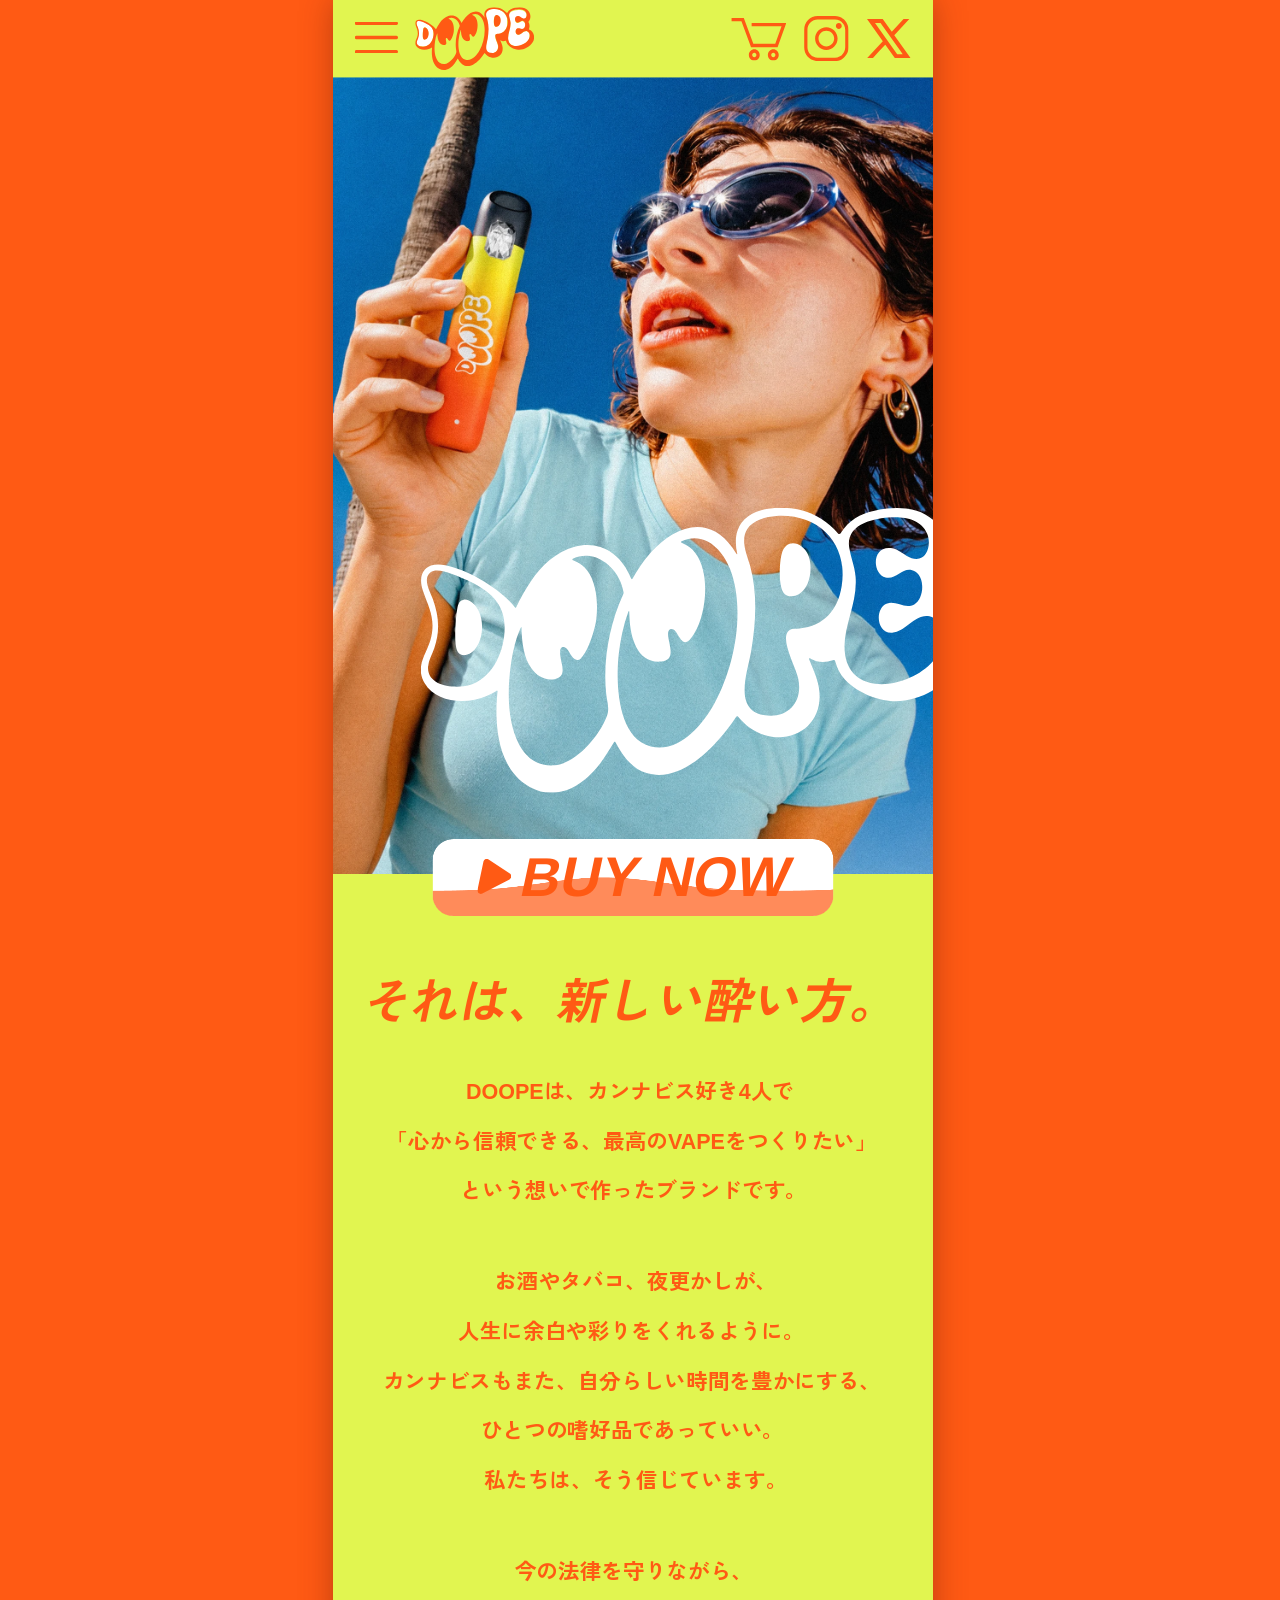
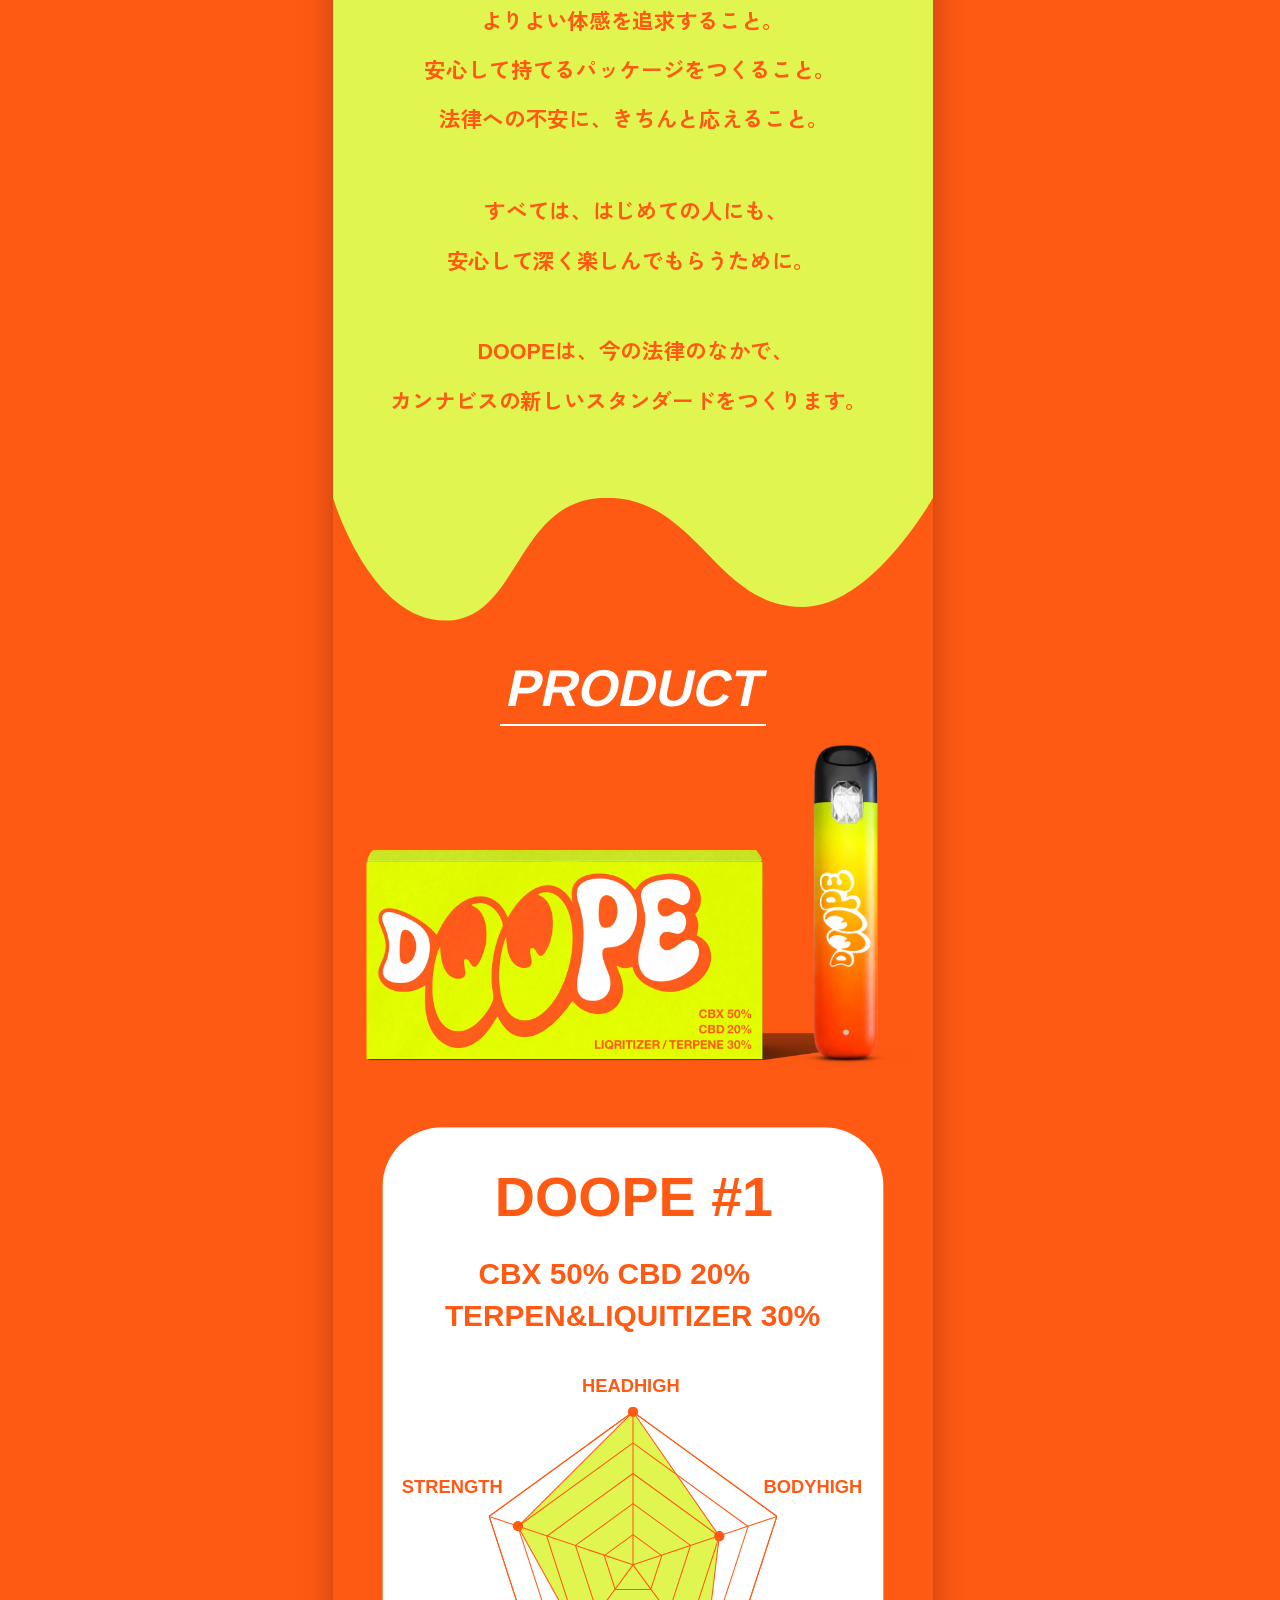
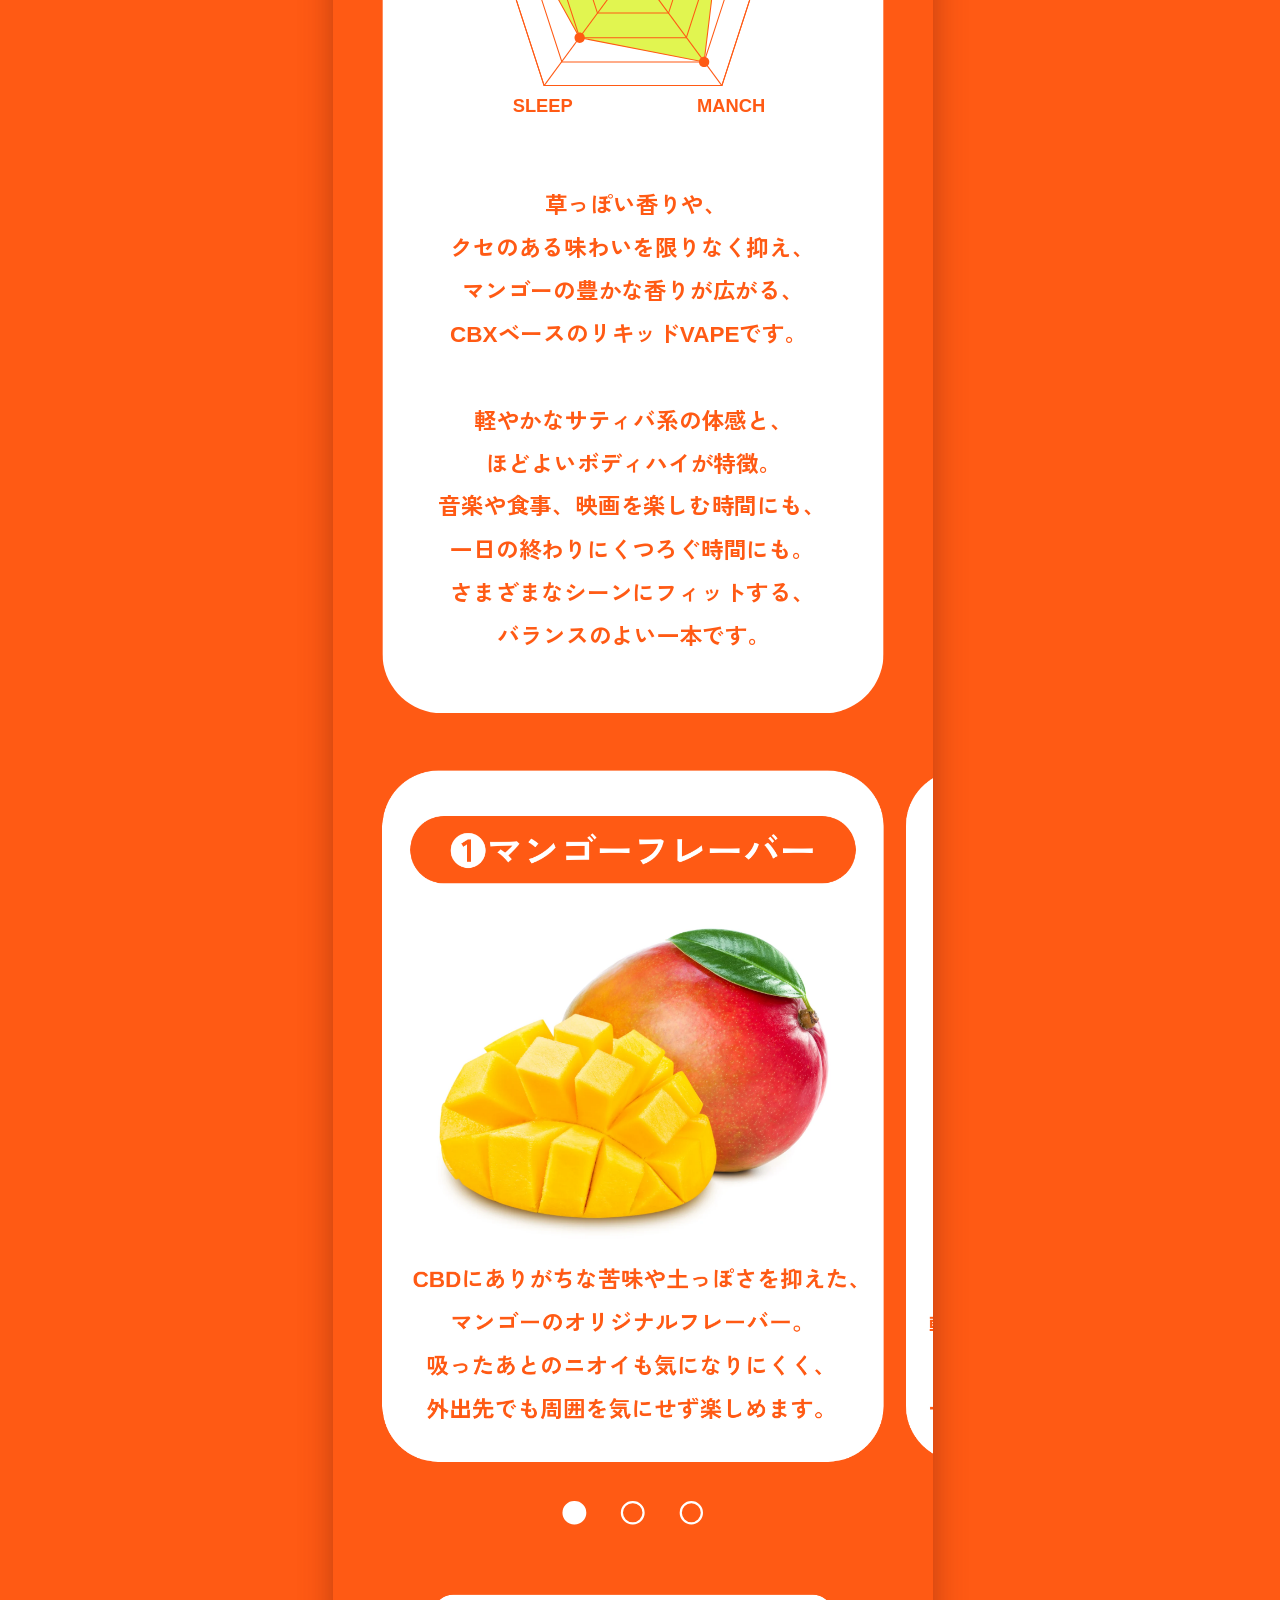
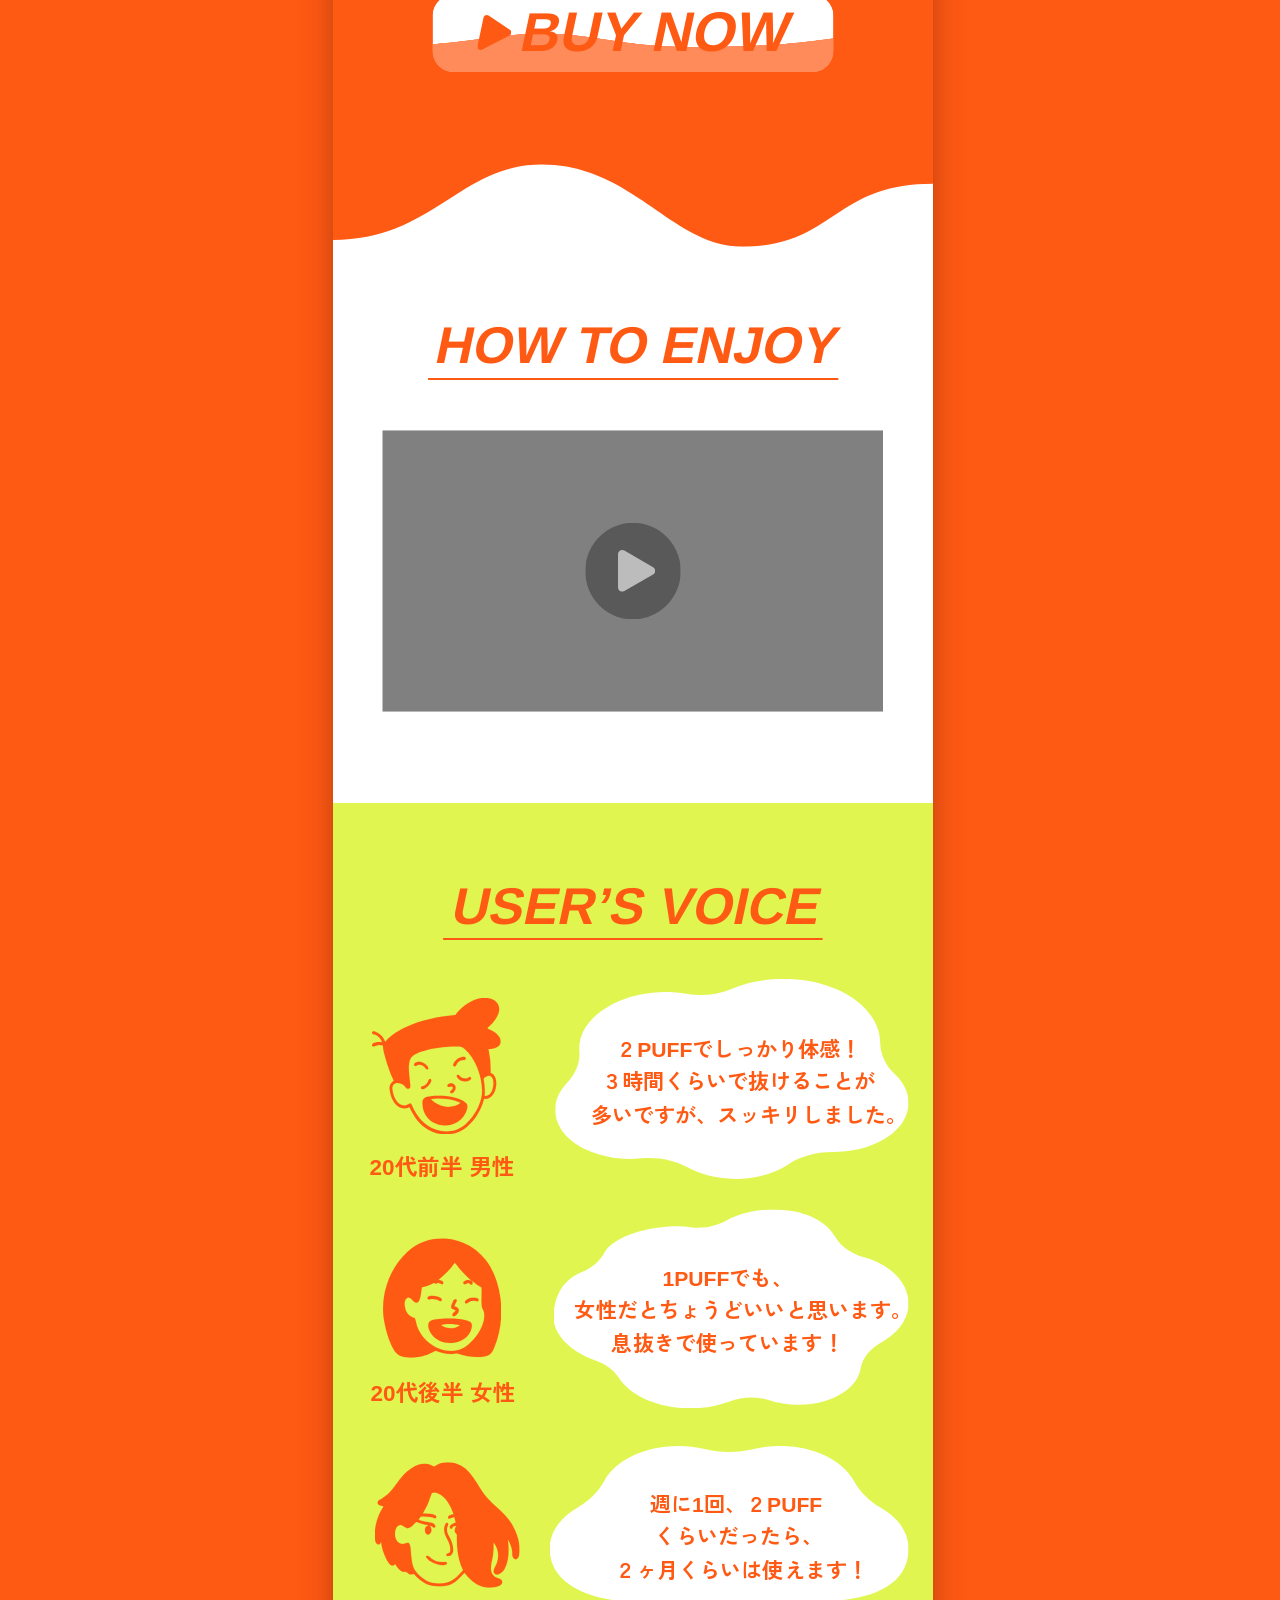
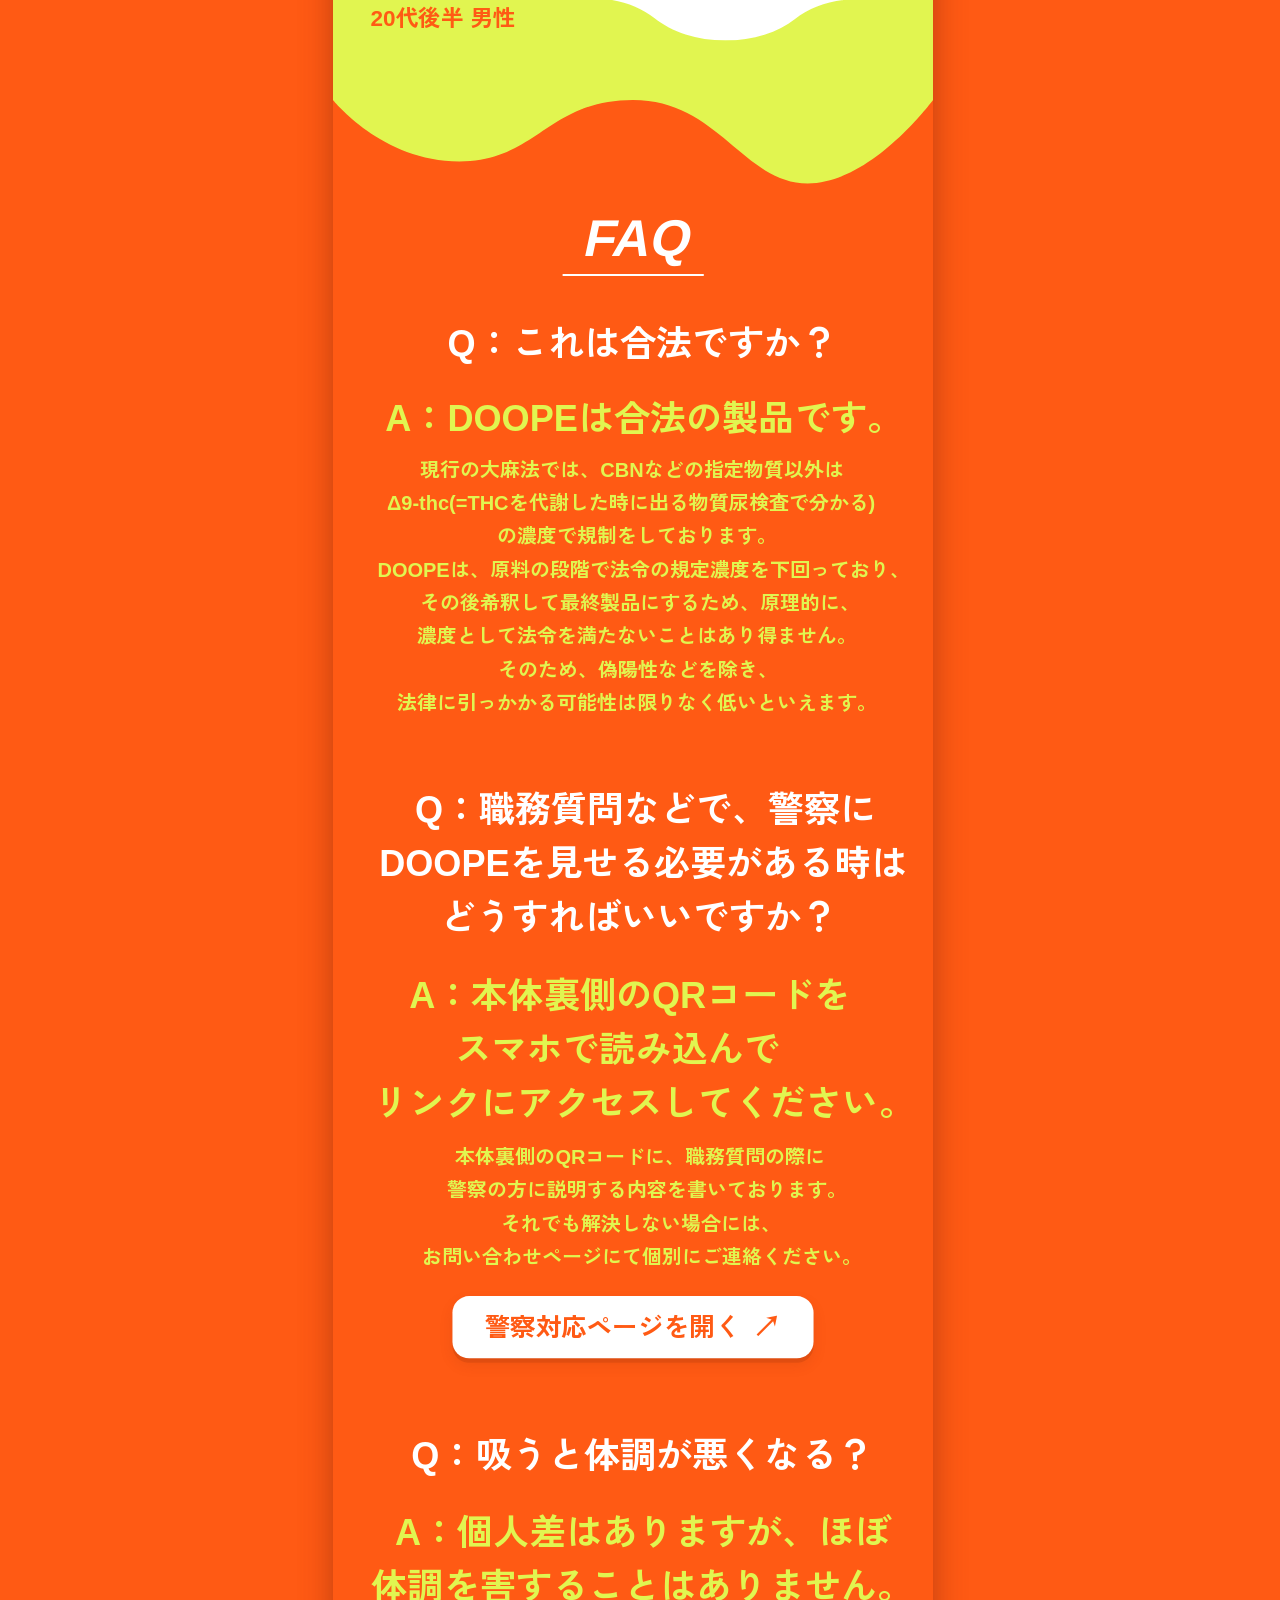
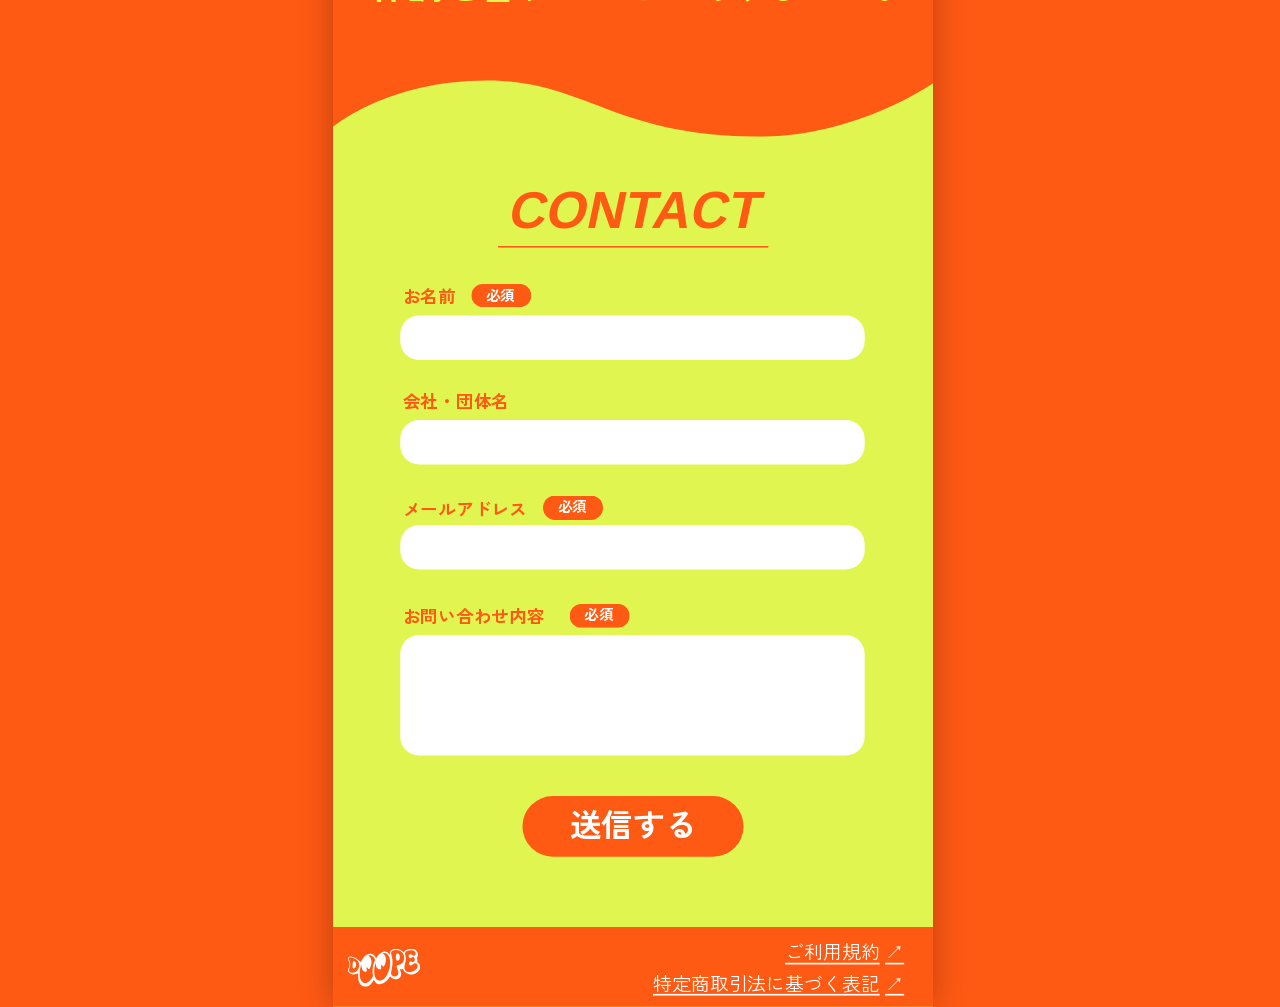
<file: index.html>
<!doctype html>
<html lang="ja">
<head>
  <meta charset="utf-8">
  <meta name="viewport" content="width=device-width,initial-scale=1,viewport-fit=cover">
  <meta name="description" content="DOOPE — それは、新しい酔い方。">
  <style>html.liquid-arriving::after{content:"";position:fixed;inset:0;background:#ff5a14;z-index:2147483001;pointer-events:none}</style>
  <script>
    try {
      const arrival = JSON.parse(sessionStorage.getItem('doopeLiquidArrival') || 'null');
      sessionStorage.removeItem('doopeLiquidArrival');
      if (arrival && arrival.path === location.pathname && Date.now() - arrival.time < 5000 && !matchMedia('(prefers-reduced-motion: reduce)').matches) {
        document.documentElement.dataset.liquidFrom = arrival.fromLeft ? 'left' : 'right';
        document.documentElement.classList.add('liquid-arriving');
        setTimeout(() => document.documentElement.classList.remove('liquid-arriving'), 3000);
      }
    } catch (_) {}
  </script>
  <link rel="stylesheet" href="page-transition.css?v=20260917-29">
  <title>DOOPE — それは、新しい酔い方。</title>
  <link rel="prefetch" href="buy.html" as="document">
  <link rel="prefetch" href="buy.css?v=20260925-1" as="style">
  <link rel="prefetch" href="assets/buy-product-main.png" as="image">
  <link rel="preconnect" href="https://fonts.googleapis.com">
  <link rel="preconnect" href="https://fonts.gstatic.com" crossorigin>
  <link href="https://fonts.googleapis.com/css2?family=Zen+Kaku+Gothic+New:wght@700&display=swap" rel="stylesheet">
  <link rel="preload" href="assets/lp-imgKv1.webp" as="image" type="image/webp" fetchpriority="high">
  <link rel="stylesheet" href="styles.css?v=20260926-8">
  <script src="script.js?v=20260919-2" defer></script>
  <script src="site-menu.js?v=20260926-1" defer></script>
  <script src="hero-slideshow.js?v=20260926-2" defer></script>
</head>
<body class="lp-page">
  <main class="artboard-shell" data-scale-shell aria-label="DOOPE — それは、新しい酔い方。">
    <div class="artboard" data-scale-canvas>
      <div class="figma-root" style="width:1080px;height:16212.08984375px">
<div style="position:relative;width:100%;height:100%" data-node-id="4:319" data-name="260903_DOOPE_LP_nola 2">
      <img alt="" style="position:absolute;display:block;inset:0;max-width:none;width:100%;height:100%" src="assets/lp-img260903DoopeLpNola2.svg">
      <div style="position:absolute;display:contents;inset:0.86% 0 9.66% 0" data-node-id="4:322" data-name="base">
        <div style="position:absolute;inset:54.85% 0 37.79% 0" data-node-id="4:323" data-name="Vector">
          <img alt="" style="position:absolute;display:block;inset:0;max-width:none;width:100%;height:100%" src="assets/lp-imgVector.svg">
        </div>
        <div style="position:absolute;inset:72.17% 0 9.66% 0" data-node-id="4:324" data-name="Vector">
          <img alt="" style="position:absolute;display:block;inset:0;max-width:none;width:100%;height:100%" src="assets/lp-imgVector1.svg">
        </div>
        <div style="position:absolute;display:contents;inset:0.86% 0 90.29% 0" data-node-id="4:325" data-name="Clip path group">
          <div style="position:absolute;display:contents;inset:-1.6% -22% 90.21% -6.59%" data-node-id="4:328" data-name="Group">
            <div style="position:absolute;display:contents;inset:-1.6% -22% 90.21% -6.59%" data-node-id="4:329" data-name="KV.psd">
              <div data-node-id="4:330" data-name="KV" style="position:absolute;inset:-1.6% -22% 90.21% -6.59%;mask-type:alpha;mask-composite:intersect;mask-clip:no-clip;mask-repeat:no-repeat;mask-position:71.22px 398.82px;mask-size:1080px 1434.83px;mask-image:url('assets/lp-imgKv.svg')">
                <div style="position:absolute;inset:0;overflow:hidden;pointer-events:none">
                  <img alt="" fetchpriority="high" style="position:absolute;left:0;max-width:none;width:100%;height:100%;top:0" src="assets/lp-imgKv1.webp">
                </div>
              </div>
            </div>
          </div>
        </div>
        <div class="hero-slideshow" aria-label="DOOPE メインビジュアル">
          <img src="assets/hero-man.png" alt="" width="1210" height="1625" decoding="async" data-node-id="44:90">
          <img src="assets/hero-couple.png" alt="" width="1230" height="1650" decoding="async" data-node-id="44:93">
        </div>
        <div style="position:absolute;inset:23.29% 0 43.97% 0" data-node-id="4:331" data-name="Vector">
          <img alt="" style="position:absolute;display:block;inset:0;max-width:none;width:100%;height:100%" src="assets/lp-imgVector2.svg">
        </div>
      </div>
      <div style="position:absolute;display:contents;inset:0.08% -2.98% 0 0" data-node-id="4:332" data-name="design">
        <div style="position:absolute;inset:64.16% 4.07% 33.62% 37.07%" data-node-id="4:333" data-name="Vector">
          <img alt="" style="position:absolute;display:block;inset:0;max-width:none;width:100%;height:100%" src="assets/lp-imgVector3.svg">
        </div>
        <div style="position:absolute;inset:69.35% 4.07% 28.49% 36.07%" data-node-id="4:334" data-name="Vector">
          <img alt="" style="position:absolute;display:block;inset:0;max-width:none;width:100%;height:100%" src="assets/lp-imgVector4.svg">
        </div>
        <div style="position:absolute;inset:66.72% 4.06% 31.07% 36.74%" data-node-id="4:335" data-name="Vector">
          <img alt="" style="position:absolute;display:block;inset:0;max-width:none;width:100%;height:100%" src="assets/lp-imgVector5.svg">
        </div>

        <div style="position:absolute;inset:30.28% 8.24% 56.55% 8.24%" data-node-id="4:337" data-name="Vector">
          <img alt="" style="position:absolute;display:block;inset:0;max-width:none;width:100%;height:100%" src="assets/lp-imgVector7.svg">
        </div>
        <div id="about-us" tabindex="-1" data-node-id="4:338" style="position:absolute;bottom:88.67%;display:flex;align-items:center;justify-content:center;left:calc(50% - 479.04px);top:10.69%;container-type:size">
          <div style="flex:none;height:hypot(-2.226cqw,100cqh);width:97.774cqw;transform:skewX(-12deg)">
            <p style="word-break:break-word;font-family:'Inter','Noto Sans JP',Arial,sans-serif;font-weight:700;line-height:0;font-style:normal;position:relative;color:#ff5a14;font-size:0px;white-space:nowrap">
              <span style="font-family:'Noto Sans JP','Noto Sans JP',Arial,sans-serif;line-height:normal;font-size:85.358px">そ</span>
              <span style="font-family:'Noto Sans JP','Noto Sans JP',Arial,sans-serif;line-height:normal;font-size:88.23px">れは、新しい酔い方。</span>
            </p>
          </div>
        </div>
        <div style="word-break:break-word;position:absolute;display:contents;font-family:'Inter','Noto Sans JP',Arial,sans-serif;font-weight:700;inset:11.93% 9.14% 77.68% 8.27%;line-height:normal;font-style:normal;color:#ff5a14;font-size:38.74px;white-space:nowrap" data-node-id="4:339" data-name="Group">
          <p class="copy-paragraph">
            <span style="position:absolute;inset:11.93% 23.21% 87.78% 22.16%" data-node-id="4:340">DOOPEは、カンナビス好き4人で</span>
            <span style="position:absolute;inset:12.48% 9.84% 87.23% 8.87%" data-node-id="4:341">「心から信頼できる、最高のVAPEをつくりたい」</span>
            <span style="position:absolute;inset:13.03% 21.86% 86.68% 21.2%" data-node-id="4:342">という想いで作ったブランドです。</span>
          </p>
          <p class="copy-paragraph">
            <span style="position:absolute;inset:14.04% 26.36% 85.67% 27.06%" data-node-id="4:343">お酒やタバコ、夜更かしが、</span>
            <span style="position:absolute;inset:14.59% 21.74% 85.12% 20.86%" data-node-id="4:344">人生に余白や彩りをくれるように。</span>
            <span style="position:absolute;inset:15.14% 9.14% 84.57% 8.27%" data-node-id="4:345">カンナビスもまた、自分らしい時間を豊かにする、</span>
            <span style="position:absolute;inset:15.69% 25.56% 84.02% 24.62%" data-node-id="4:346">ひとつの嗜好品であっていい。</span>
            <span style="position:absolute;inset:16.24% 24.88% 83.47% 25.21%" data-node-id="4:347">私たちは、そう信じています。</span>
          </p>
          <p class="copy-paragraph">
            <span style="position:absolute;inset:17.26% 30.19% 82.45% 30.27%" data-node-id="4:348">今の法律を守りながら、</span>
            <span style="position:absolute;inset:17.81% 25.19% 81.91% 24.62%" data-node-id="4:349">よりよい体感を追求すること。</span>
            <span style="position:absolute;inset:18.35% 16.83% 81.36% 15.21%" data-node-id="4:350">安心して持てるパッケージをつくること。</span>
            <span style="position:absolute;inset:18.9% 17.97% 80.81% 17.68%" data-node-id="4:351">法律への不安に、きちんと応えること。</span>
          </p>
          <p class="copy-paragraph">
            <span style="position:absolute;inset:19.92% 25.06% 79.79% 25.21%" data-node-id="4:352">すべては、はじめての人にも、</span>
            <span style="position:absolute;inset:20.47% 20.29% 79.24% 18.97%" data-node-id="4:353">安心して深く楽しんでもらうために。</span>
          </p>
          <p class="copy-paragraph">
            <span style="position:absolute;inset:21.48% 23.78% 78.23% 24.09%" data-node-id="4:354">DOOPEは、今の法律のなかで、</span>
            <span style="position:absolute;inset:22.03% 11.83% 77.68% 9.56%" data-node-id="4:355">カンナビスの新しいスタンダードをつくります。</span>
          </p>
        </div>
        <button class="site-menu-toggle" type="button" aria-label="メニューを開く" aria-expanded="false" aria-controls="site-menu" data-node-id="4:356"><img src="assets/lp-imgGroup.svg" alt="" width="57" height="57"></button>
        <a href="https://www.instagram.com/doope_cbd_vape?stkn=MWJxZmYxbW5ydTd4cQ%3D%3D&amp;utm_source=qr" target="_blank" rel="noopener noreferrer" aria-label="DOOPEのInstagram（新しいタブで開く）" style="position:absolute;inset:0.18% 14.05% 99.32% 78.49%;z-index:16;pointer-events:auto" data-node-id="4:360" data-name="Group">
          <img alt="" style="position:absolute;display:block;inset:0;max-width:none;width:100%;height:100%" src="assets/lp-imgGroup1.svg">
        </a>
        <a href="https://x.com/doope_cbd_vape?s=11&amp;t=7VIyTL_BkM7ds9JnaH4OPw" target="_blank" rel="noopener noreferrer" aria-label="DOOPEのX（新しいタブで開く）" style="position:absolute;inset:0.21% 3.73% 99.35% 89.02%;z-index:16;pointer-events:auto" data-node-id="4:364" data-name="yefKx8">
          <img alt="" style="position:absolute;display:block;inset:0;max-width:none;width:100%;height:100%" src="assets/lp-imgYefKx8.svg">
        </a>
        <div style="position:absolute;inset:0.2% 24.44% 99.33% 66.38%" data-node-id="4:366" data-name="Group">
          <img alt="" style="position:absolute;display:block;inset:0;max-width:none;width:100%;height:100%" src="assets/lp-imgGroup2.svg">
        </div>
        <a class="header-cart-hotspot" href="cart.html" aria-label="カートを見る"></a>
        <p style="word-break:break-word;position:absolute;font-family:'Helvetica Neue LT Std','Noto Sans JP',Arial,sans-serif;inset:30.7% 26.64% 68.56% 26.97%;line-height:normal;font-style:normal;color:#ff5a14;font-size:100.14px;white-space:nowrap" data-node-id="4:370">
          DOOPE #1
        </p>
        <div style="word-break:break-word;position:absolute;display:contents;font-family:'Inter','Noto Sans JP',Arial,sans-serif;font-weight:700;inset:37.6% 18.73% 57.31% 17.56%;line-height:normal;font-style:normal;color:#ff5a14;font-size:40.5px;white-space:nowrap" data-node-id="4:371" data-name="Group">
          <p class="copy-paragraph">
            <span style="position:absolute;inset:37.6% 34.81% 62.1% 35.28%" data-node-id="4:372">草っぽい香りや、</span>
            <span style="position:absolute;inset:38.08% 20.47% 61.62% 19.53%" data-node-id="4:373">クセのある味わいを限りなく抑え、</span>
            <span style="position:absolute;inset:38.56% 22.2% 61.14% 21.5%" data-node-id="4:374">マンゴーの豊かな香りが広がる、</span>
            <span style="position:absolute;inset:39.04% 21.77% 60.66% 19.52%" data-node-id="4:375">CBXベースのリキッドVAPEです。</span>
          </p>
          <p class="copy-paragraph">
            <span style="position:absolute;inset:40% 24.4% 59.7% 23.47%" data-node-id="4:376">軽やかなサティバ系の体感と、</span>
            <span style="position:absolute;inset:40.48% 26.14% 59.22% 25.44%" data-node-id="4:377">ほどよいボディハイが特徴。</span>
            <span style="position:absolute;inset:40.95% 18.73% 58.74% 17.56%" data-node-id="4:378">音楽や食事、映画を楽しむ時間にも、</span>
            <span style="position:absolute;inset:41.43% 20.47% 58.26% 19.53%" data-node-id="4:379">一日の終わりにくつろぐ時間にも。</span>
            <span style="position:absolute;inset:41.91% 20.65% 57.79% 19.53%" data-node-id="4:380">さまざまなシーンにフィットする、</span>
            <span style="position:absolute;inset:42.39% 27.96% 57.31% 27.41%" data-node-id="4:381">バランスのよい一本です。</span>
          </p>
        </div>
        <div style="position:absolute;display:contents;inset:27.09% 11.68% 70.25% 2.81%" data-node-id="4:382" data-name="陦ｨ.psd">
          <div style="position:absolute;inset:27.09% 11.68% 70.25% 2.81%" data-node-id="4:383" data-name="陦ｨ">
            <div style="position:absolute;inset:0;overflow:hidden;pointer-events:none">
              <img alt="" loading="lazy" decoding="async" style="position:absolute;left:0;max-width:none;width:100%;height:100%;top:0" src="assets/lp-img.webp">
            </div>
          </div>
        </div>
        <div style="position:absolute;display:contents;inset:25.84% -2.98% 70.25% 67.65%" data-node-id="4:384" data-name="本体.psd">
          <div style="position:absolute;inset:25.84% -2.98% 70.25% 67.65%" data-node-id="4:385" data-name="譛ｬ菴・psd">
            <div style="position:absolute;inset:0;overflow:hidden;pointer-events:none">
              <img alt="" loading="lazy" decoding="async" style="position:absolute;left:0;max-width:none;width:100%;height:100%;top:0" src="assets/lp-imgPsd.webp">
            </div>
          </div>
        </div>
        <div id="product" tabindex="-1" data-node-id="4:386" style="position:absolute;bottom:74.24%;display:flex;align-items:center;justify-content:center;left:calc(50% - 225.29px);top:25.08%;container-type:size">
          <div style="flex:none;height:hypot(-4.75916cqw,100cqh);width:95.2408cqw;transform:skewX(-12deg)">
            <p style="word-break:break-word;font-family:'Helvetica Neue LT Std','Noto Sans JP',Arial,sans-serif;line-height:normal;font-style:normal;position:relative;font-size:93.041px;color:#fff;white-space:nowrap">PRODUCT</p>
          </div>
        </div>
        <div style="position:absolute;bottom:74.39%;left:calc(50% + 19.05px);top:25.61%;width:476.1px;transform:translateX(-50%)" data-node-id="4:387" data-name="Vector">
          <div style="position:absolute;inset:-2px -0.42%">
            <img alt="" style="display:block;max-width:none;width:100%;height:100%" src="assets/lp-imgVector8.svg">
          </div>
        </div>
        <div id="faq" tabindex="-1" data-node-id="4:388" style="position:absolute;display:flex;inset:73.38% 39.34% 25.94% 39.99%;align-items:center;justify-content:center;container-type:size">
          <div style="flex:none;height:hypot(-10.4287cqw,100cqh);width:89.5713cqw;transform:skewX(-12deg)">
            <p style="word-break:break-word;font-family:'Helvetica Neue LT Std','Noto Sans JP',Arial,sans-serif;line-height:normal;font-style:normal;position:relative;font-size:93.041px;color:#fff;white-space:nowrap">FAQ</p>
          </div>
        </div>
        <div style="position:absolute;inset:73.93% 38.4% 26.07% 38.4%" data-node-id="4:389" data-name="Vector">
          <div style="position:absolute;inset:-2px -0.8%">
            <img alt="" style="display:block;max-width:none;width:100%;height:100%" src="assets/lp-imgVector9.svg">
          </div>
        </div>
        <div id="how-to-enjoy" tabindex="-1" data-node-id="4:390" style="position:absolute;bottom:42.52%;display:flex;align-items:center;justify-content:center;left:calc(50% - 353.29px);top:56.8%;container-type:size">
          <div style="flex:none;height:hypot(-3.10775cqw,100cqh);width:96.8923cqw;transform:skewX(-12deg)">
            <p style="word-break:break-word;font-family:'Helvetica Neue LT Std','Noto Sans JP',Arial,sans-serif;line-height:normal;font-style:normal;position:relative;color:#ff5a14;font-size:93.041px;white-space:nowrap">HOW TO ENJOY</p>
          </div>
        </div>
        <div style="position:absolute;bottom:42.67%;left:calc(50% + 15.84px);top:57.33%;width:735.67px;transform:translateX(-50%)" data-node-id="4:391" data-name="Vector">
          <div style="position:absolute;inset:-2px -0.27%">
            <img alt="" style="display:block;max-width:none;width:100%;height:100%" src="assets/lp-imgVector10.svg">
          </div>
        </div>
        <div data-node-id="4:392" style="position:absolute;bottom:36.3%;display:flex;align-items:center;justify-content:center;left:calc(50% - 324.29px);top:63.03%;container-type:size">
          <div style="flex:none;height:hypot(-3.42296cqw,100cqh);width:96.577cqw;transform:skewX(-12deg)">
            <p style="word-break:break-word;font-family:'Helvetica Neue LT Std','Noto Sans JP',Arial,sans-serif;line-height:normal;font-style:normal;position:relative;color:#ff5a14;font-size:93.041px;white-space:nowrap">USER’S VOICE</p>
          </div>
        </div>
        <div style="position:absolute;bottom:36.44%;left:calc(50% + 16.27px);top:63.56%;width:680.53px;transform:translateX(-50%)" data-node-id="4:393" data-name="Vector">
          <div style="position:absolute;inset:-2px -0.29%">
            <img alt="" style="display:block;max-width:none;width:100%;height:100%" src="assets/lp-imgVector11.svg">
          </div>
        </div>
        <div data-node-id="4:394" style="position:absolute;display:flex;inset:90.83% 27.22% 8.49% 28.47%;align-items:center;justify-content:center;container-type:size">
          <div style="flex:none;height:hypot(-4.90995cqw,100cqh);width:95.09cqw;transform:skewX(-12deg)">
            <p style="word-break:break-word;font-family:'Helvetica Neue LT Std','Noto Sans JP',Arial,sans-serif;line-height:0;font-style:normal;position:relative;color:#ff5a14;font-size:0px;white-space:nowrap">
              <span style="line-height:normal;font-size:93.041px">C</span>
              <span style="line-height:normal;font-size:94.07px">ONTACT</span>
            </p>
          </div>
        </div>
        <div style="position:absolute;inset:91.36% 27.61% 8.64% 27.61%" data-node-id="4:395" data-name="Vector">
          <div style="position:absolute;inset:-2px -0.41%">
            <img alt="" style="display:block;max-width:none;width:100%;height:100%" src="assets/lp-imgVector12.svg">
          </div>
        </div>
        <div style="position:absolute;inset:52.19% 57.81% 47.55% 38.26%" data-node-id="4:396" data-name="Vector">
          <img alt="" style="position:absolute;display:block;inset:0;max-width:none;width:100%;height:100%" src="assets/lp-imgVector13.svg">
        </div>
        <div style="position:absolute;inset:52.19% 48.04% 47.55% 48.04%" data-node-id="4:397" data-name="Vector">
          <div style="position:absolute;inset:-4.71%">
            <img alt="" style="display:block;max-width:none;width:100%;height:100%" src="assets/lp-imgVector14.svg">
          </div>
        </div>
        <div style="position:absolute;inset:52.19% 38.26% 47.55% 57.81%" data-node-id="4:398" data-name="Vector">
          <div style="position:absolute;inset:-4.71%">
            <img alt="" style="display:block;max-width:none;width:100%;height:100%" src="assets/lp-imgVector15.svg">
          </div>
        </div>
        <section class="feature-carousel" data-carousel aria-label="製品の3つの特徴">
          <div class="feature-carousel__viewport">
            <div class="feature-carousel__track" data-carousel-track>
              <article class="feature-carousel__slide feature-card" aria-label="1. マンゴーフレーバー"><div class="feature-card__original"><div style="position:absolute;inset:44.08% 8.24% 48.24% 8.24%" data-node-id="4:336" data-name="Vector">
          <img alt="" style="position:absolute;display:block;inset:0;max-width:none;width:100%;height:100%" src="assets/lp-imgVector6.svg">
        </div>
<div style="position:absolute;height:121.05px;left:139.33px;top:7228.29px;width:801.35px" data-node-id="4:399">
          <img alt="" style="position:absolute;display:block;inset:0;max-width:none;width:100%;height:100%" src="assets/lp-imgFrame4.svg">
          <p style="word-break:break-word;position:absolute;font-family:'Inter','Noto Sans JP',Arial,sans-serif;font-weight:700;line-height:normal;left:calc(50% - 327.01px);font-style:normal;font-size:65.85px;color:#fff;top:calc(50% - 39.81px);white-space:nowrap" data-node-id="4:401">
            ❶マンゴーフレーバー
          </p>
        </div>
<div style="word-break:break-word;position:absolute;display:contents;font-family:'Inter','Noto Sans JP',Arial,sans-serif;font-weight:700;inset:49.53% 11.2% 48.73% 13.25%;line-height:normal;font-style:normal;color:#ff5a14;font-size:40.5px;white-space:nowrap" data-node-id="4:402" data-name="Group">
          <p class="copy-paragraph">
            <span style="position:absolute;inset:49.53% 11.2% 50.17% 13.25%" data-node-id="4:403">CBDにありがちな苦味や土っぽさを抑えた、</span>
            <span style="position:absolute;inset:50.01% 20.47% 49.69% 19.53%" data-node-id="4:404">マンゴーのオリジナルフレーバー。</span>
            <span style="position:absolute;inset:50.49% 17% 49.21% 15.59%" data-node-id="4:405">吸ったあとのニオイも気になりにくく、</span>
            <span style="position:absolute;inset:50.97% 17.28% 48.73% 15.59%" data-node-id="4:406">外出先でも周囲を気にせず楽しめます。</span>
          </p>
        </div>
<div style="position:absolute;display:contents;inset:45.65% 15.27% 50.71% 15.94%" data-node-id="4:437" data-name="Clip path group">
          <div style="position:absolute;display:contents;inset:45.65% 15.27% 50.71% 15.94%" data-node-id="4:438" data-name="Mask group">
            <div data-node-id="4:440" data-name="Rectangle" style="position:absolute;inset:45.08% 14.25% 50.15% 14.26%;mask-type:alpha;mask-composite:intersect;mask-clip:no-clip;mask-repeat:no-repeat;mask-position:18.053px 92.154px;mask-size:742.96px 589.27px;mask-image:url('assets/lp-imgRectangle.svg')">
              <div style="position:absolute;inset:0;overflow:hidden;pointer-events:none">
                <img alt="" loading="lazy" decoding="async" style="position:absolute;left:0;max-width:none;width:100%;height:100%;top:0" src="assets/lp-imgRectangle1.webp">
              </div>
            </div>
          </div>
        </div></div></article>
              <article class="feature-carousel__slide feature-card" aria-label="2. 新成分で強体感">
                <img class="feature-card__background" src="assets/feature-imgVector.svg" alt="">
                <div class="feature-card__heading">
                  <img src="assets/feature-imgFrame5.svg" alt="">
                  <h3>❷新成分で強体感</h3>
                </div>
                <img class="feature-card__chart" src="assets/feature-imgGroup.svg" alt="CBX 50%、CBD 20%の成分構成">
                <img class="feature-card__chart-label feature-card__chart-label--cbx" src="assets/feature-imgGroup1.svg" alt="CBX 50%">
                <img class="feature-card__chart-label feature-card__chart-label--cbd" src="assets/feature-imgGroup2.svg" alt="CBD 20%">
                <p class="feature-card__copy">
                  <span>主成分は、従来のCBDとは異なる</span>
                  <span>合成カンナビノイド「CBX」。</span>
                  <span>軽やかな多幸感や、音楽・映画への没入感、</span>
                  <span>会話が自然と弾む感覚など、</span>
                  <span>サティバ系ならではの体感が期待できます。</span>
                </p>
              </article>
              <article class="feature-carousel__slide feature-card" aria-label="3. 持ち歩きたいデザイン">
                <img class="feature-card__background" src="assets/feature-imgVector1.svg" alt="">
                <div class="feature-card__heading">
                  <img src="assets/feature-imgFrame6.svg" alt="">
                  <h3>❸持ち歩きたいデザイン</h3>
                </div>
                <img class="feature-card__device" loading="lazy" decoding="async" src="assets/feature-imgPsd.webp" alt="DOOPEのVAPE本体">
                <p class="feature-card__copy">
                  <span>アトマイザーと本体を一体化したVAPE。</span>
                  <span>遊び心のあるフォルムと</span>
                  <span>洗練されたデザインを両立し、</span>
                  <span>人前でも自然に持てる</span>
                  <span>「おしゃれなVAPE」に仕上げました。</span>
                </p>
              </article>
            </div>
          </div>
          <div class="feature-carousel__dots" role="tablist" aria-label="特徴を選択">
            <button type="button" class="is-active" data-carousel-dot="0" role="tab" aria-selected="true" aria-label="マンゴーフレーバーを表示"></button>
            <button type="button" data-carousel-dot="1" role="tab" aria-selected="false" aria-label="新成分で強体感を表示"></button>
            <button type="button" data-carousel-dot="2" role="tab" aria-selected="false" aria-label="持ち歩きたいデザインを表示"></button>
          </div>
        </section>


        <div style="position:absolute;inset:33.38% 26.01% 63.52% 26.01%" data-node-id="4:407" data-name="Group">
          <div style="position:absolute;inset:0 -0.21% -0.19% -0.21%">
            <img alt="" style="display:block;max-width:none;width:100%;height:100%" src="assets/lp-imgGroup3.svg">
          </div>
        </div>
        <p style="word-break:break-word;position:absolute;font-family:'Helvetica Neue LT Std','Noto Sans JP',Arial,sans-serif;inset:33.04% 42.12% 66.71% 41.49%;line-height:normal;font-style:normal;color:#ff5a14;font-size:33px;white-space:nowrap" data-node-id="4:425">
          HEADHIGH
        </p>
        <p style="word-break:break-word;position:absolute;font-family:'Helvetica Neue LT Std','Noto Sans JP',Arial,sans-serif;inset:34.16% 11.59% 65.59% 71.75%;line-height:normal;font-style:normal;color:#ff5a14;font-size:33px;white-space:nowrap" data-node-id="4:426">
          BODYHIGH
        </p>
        <p style="word-break:break-word;position:absolute;font-family:'Helvetica Neue LT Std','Noto Sans JP',Arial,sans-serif;inset:36.59% 27.66% 63.16% 60.67%;line-height:normal;font-style:normal;color:#ff5a14;font-size:33px;white-space:nowrap" data-node-id="4:427">
          MANCH
        </p>
        <p style="word-break:break-word;position:absolute;font-family:'Helvetica Neue LT Std','Noto Sans JP',Arial,sans-serif;inset:36.59% 60.23% 63.16% 29.95%;line-height:normal;font-style:normal;color:#ff5a14;font-size:33px;white-space:nowrap" data-node-id="4:428">
          SLEEP
        </p>
        <p style="word-break:break-word;position:absolute;font-family:'Helvetica Neue LT Std','Noto Sans JP',Arial,sans-serif;inset:34.16% 71.77% 65.59% 11.47%;line-height:normal;font-style:normal;color:#ff5a14;font-size:33px;white-space:nowrap" data-node-id="4:429">
          STRENGTH
        </p>
        <div style="word-break:break-word;position:absolute;display:contents;font-family:'Helvetica Neue LT Std','Noto Sans JP',Arial,sans-serif;inset:31.71% 18.11% 67.42% 18.65%;line-height:normal;font-style:normal;color:#ff5a14;font-size:53.58px" data-node-id="4:430" data-name="Group">
          <p class="copy-paragraph">
            <span style="position:absolute;inset:31.71% 29.26% 67.9% 24.26%;white-space:pre" data-node-id="4:431">CBX 50% CBD 20%  </span>
            <span style="position:absolute;inset:32.18% 18.11% 67.42% 18.65%;white-space:nowrap" data-node-id="4:432">TERPEN&amp;LIQUITIZER 30%</span>
          </p>
        </div>
        <a class="buy-now-hotspot buy-now-hotspot--hero" href="buy.html" aria-label="DOOPE #1を購入する" style="position:absolute;height:139.38px;left:179.16px;top:1510px;width:721.68px" data-node-id="15:2"><div class="buy-now-visual">
          <img alt="" style="position:absolute;display:block;inset:0;max-width:none;width:100%;height:100%" src="assets/hero-buy-frame.svg">
          <div data-node-id="15:4" style="position:absolute;display:flex;align-items:center;justify-content:center;left:21.87%;right:7.16%;top:calc(50% - 46.89px);container-type:size">
            <div style="flex:none;height:hypot(-4.91186cqw,100cqh);width:95.0881cqw;transform:skewX(-12deg)">
              <p style="word-break:break-word;font-family:'Helvetica Neue LT Std','Noto Sans JP',Arial,sans-serif;line-height:0;font-style:normal;position:relative;color:#ff5a14;font-size:0px;white-space:nowrap">
                <span style="line-height:normal;font-size:98.376px">B</span>
                <span style="line-height:normal;font-size:100.57px">UY NOW</span>
              </p>
            </div>
          </div>
          <div style="position:absolute;inset:26.17% 80.35% 28.74% 11.14%" data-node-id="15:5" data-name="Vector">
            <img alt="" style="position:absolute;display:block;inset:0;max-width:none;width:100%;height:100%" src="assets/hero-buy-arrow.svg">
          </div>
        </div></a>
        <a class="buy-now-hotspot" href="buy.html" aria-label="DOOPE #1を購入する" style="position:absolute;height:139.38px;left:179.16px;top:8630.2px;width:721.68px" data-node-id="4:433"><div class="buy-now-visual">
          <img alt="" style="position:absolute;display:block;inset:0;max-width:none;width:100%;height:100%" src="assets/lp-imgFrame3.svg">
          <div data-node-id="4:435" style="position:absolute;display:flex;align-items:center;justify-content:center;left:21.87%;right:7.16%;top:calc(50% - 46.89px);container-type:size">
            <div style="flex:none;height:hypot(-4.91186cqw,100cqh);width:95.0881cqw;transform:skewX(-12deg)">
              <p style="word-break:break-word;font-family:'Helvetica Neue LT Std','Noto Sans JP',Arial,sans-serif;line-height:0;font-style:normal;position:relative;color:#ff5a14;font-size:0px;white-space:nowrap">
                <span style="line-height:normal;font-size:98.376px">B</span>
                <span style="line-height:normal;font-size:100.57px">UY NOW</span>
              </p>
            </div>
          </div>
          <div style="position:absolute;inset:26.17% 80.35% 28.74% 11.14%" data-node-id="4:436" data-name="Vector">
            <img alt="" style="position:absolute;display:block;inset:0;max-width:none;width:100%;height:100%" src="assets/lp-imgVector16.svg">
          </div>
        </div></a>


        <div style="position:absolute;display:contents;inset:0.08% 66.51% 99.22% 13.66%" data-node-id="4:441" data-name="Group">
          <div style="position:absolute;inset:0.11% 67.22% 99.49% 29.14%" data-node-id="4:442" data-name="Vector">
            <img alt="" style="position:absolute;display:block;inset:0;max-width:none;width:100%;height:100%" src="assets/lp-imgVector17.svg">
          </div>
          <div style="position:absolute;inset:0.1% 70.89% 99.41% 25.47%" data-node-id="4:443" data-name="Vector">
            <img alt="" style="position:absolute;display:block;inset:0;max-width:none;width:100%;height:100%" src="assets/lp-imgVector18.svg">
          </div>
          <div style="position:absolute;inset:0.23% 83.25% 99.48% 13.86%" data-node-id="4:444" data-name="Vector">
            <img alt="" style="position:absolute;display:block;inset:0;max-width:none;width:100%;height:100%" src="assets/lp-imgVector19.svg">
          </div>
          <div style="position:absolute;display:contents;inset:0.08% 66.51% 99.22% 13.66%" data-node-id="4:445" data-name="VpW6mr">
            <div style="position:absolute;inset:0.08% 66.51% 99.22% 13.66%" data-node-id="4:446" data-name="Group">
              <img alt="" style="position:absolute;display:block;inset:0;max-width:none;width:100%;height:100%" src="assets/lp-imgGroup4.svg">
            </div>
          </div>
        </div>
        <div style="word-break:break-word;position:absolute;display:contents;font-family:'Inter','Noto Sans JP',Arial,sans-serif;font-weight:700;inset:64.76% 4.36% 34.23% 42.96%;line-height:normal;font-style:normal;color:#ff5a14;font-size:38px;white-space:nowrap" data-node-id="4:450" data-name="Group">
          <p class="copy-paragraph">
            <span style="position:absolute;inset:64.76% 12.16% 34.96% 47.19%" data-node-id="4:451">２PUFFでしっかり体感！</span>
            <span style="position:absolute;inset:65.12% 9.74% 34.59% 44.61%" data-node-id="4:452">３時間くらいで抜けることが</span>
            <span style="position:absolute;inset:65.49% 4.36% 34.23% 42.96%" data-node-id="4:453">多いですが、スッキリしました。</span>
          </p>
        </div>
        <p style="word-break:break-word;position:absolute;font-family:'Inter','Noto Sans JP',Arial,sans-serif;font-weight:700;inset:66.05% 69.28% 33.64% 6.09%;line-height:normal;font-style:normal;color:#ff5a14;font-size:40.5px;white-space:nowrap" data-node-id="4:454">
          20代前半 男性
        </p>
        <div class="voice-middle-copy" style="position:absolute;inset:67.36% 8.73% 31.7% 40.25%" data-node-id="4:455" data-name="Group">
          <img alt="" style="position:absolute;display:block;inset:0;max-width:none;width:100%;height:100%" src="assets/lp-imgGroup5.svg">
          <p><span>1PUFFでも、</span><span>女性だとちょうどいいと思います。</span><span>息抜きで使っています！</span></p>
        </div>
        <div style="word-break:break-word;position:absolute;display:contents;font-family:'Inter','Noto Sans JP',Arial,sans-serif;font-weight:700;inset:69.81% 10.83% 29.18% 46.95%;line-height:normal;font-style:normal;color:#ff5a14;font-size:38px;white-space:nowrap" data-node-id="4:491" data-name="Group">
          <p class="copy-paragraph">
            <span style="position:absolute;inset:69.81% 18.86% 29.91% 52.8%" data-node-id="4:492">週に1回、２PUFF</span>
            <span style="position:absolute;inset:70.17% 18.29% 29.54% 53.57%" data-node-id="4:493">くらいだったら、</span>
            <span style="position:absolute;inset:70.54% 10.83% 29.18% 46.95%" data-node-id="4:494">２ヶ月くらいは使えます！</span>
          </p>
        </div>
        <div style="position:absolute;height:108.63px;left:341.33px;top:15833.32px;width:397.33px" data-node-id="4:495">
          <img alt="" style="position:absolute;display:block;inset:0;max-width:none;width:100%;height:100%" src="assets/lp-imgFrame2.svg">
          <p style="word-break:break-word;position:absolute;font-family:'Inter','Noto Sans JP',Arial,sans-serif;font-weight:700;line-height:normal;left:calc(50% - 115px);font-style:normal;font-size:57.03px;color:#fff;top:calc(50% - 34.64px);white-space:nowrap" data-node-id="4:497">
            送信する
          </p>
        </div>
        <p style="word-break:break-word;position:absolute;font-family:'Inter','Noto Sans JP',Arial,sans-serif;font-weight:700;inset:68.56% 69.11% 31.14% 6.26%;line-height:normal;font-style:normal;color:#ff5a14;font-size:40.5px;white-space:nowrap" data-node-id="4:498">
          20代後半 女性
        </p>
        <div data-node-id="4:499" style="position:absolute;display:flex;inset:58.07% 8.24% 38.8% 8.24%;align-items:center;justify-content:center;container-type:size">
          <div style="flex:none;height:100cqw;width:100cqh;transform:rotate(90deg)">
            <div style="position:relative;width:100%;height:100%" data-name="Vector">
              <img alt="" style="position:absolute;display:block;inset:0;max-width:none;width:100%;height:100%" src="assets/lp-imgVector20.svg">
            </div>
          </div>
        </div>
        <div style="position:absolute;inset:99.11% 0 0 0" data-node-id="4:500" data-name="Vector">
          <img alt="" style="position:absolute;display:block;inset:0;max-width:none;width:100%;height:100%" src="assets/lp-imgVector21.svg">
        </div>
        <div style="position:absolute;display:contents;inset:59.1% 42% 39.83% 42%" data-node-id="4:501" data-name="Group">
          <div style="position:absolute;inset:59.1% 42% 39.83% 42%;mix-blend-mode:multiply" data-node-id="4:502" data-name="Vector">
            <img alt="" style="position:absolute;display:block;inset:0;max-width:none;width:100%;height:100%" src="assets/lp-imgVector22.svg">
          </div>
          <div style="position:absolute;inset:59.4% 46.32% 40.14% 47.5%" data-node-id="4:503" data-name="Vector">
            <img alt="" style="position:absolute;display:block;inset:0;max-width:none;width:100%;height:100%" src="assets/lp-imgVector23.svg">
          </div>
        </div>
        <p style="word-break:break-word;position:absolute;font-family:'Inter','Noto Sans JP',Arial,sans-serif;font-weight:700;inset:71.06% 69.11% 28.64% 6.26%;line-height:normal;font-style:normal;color:#ff5a14;font-size:40.5px;white-space:nowrap" data-node-id="4:504">
          20代後半 男性
        </p>
        <div style="position:absolute;inset:69.53% 68.85% 29.08% 6.92%" data-node-id="4:505" data-name="Group">
          <img alt="" style="position:absolute;display:block;inset:0;max-width:none;width:100%;height:100%" src="assets/lp-imgGroup6.svg">
        </div>
        <div style="position:absolute;inset:67.04% 71.99% 31.63% 8.33%" data-node-id="4:509" data-name="Group">
          <img alt="" style="position:absolute;display:block;inset:0;max-width:none;width:100%;height:100%" src="assets/lp-imgGroup7.svg">
        </div>
        <div style="position:absolute;inset:64.37% 72.08% 34.11% 6.51%" data-node-id="4:515" data-name="Group">
          <img alt="" style="position:absolute;display:block;inset:0;max-width:none;width:100%;height:100%" src="assets/lp-imgGroup8.svg">
        </div>
        <p style="word-break:break-word;position:absolute;bottom:24.96%;font-family:'Inter','Noto Sans JP',Arial,sans-serif;font-weight:700;line-height:normal;left:calc(50% - 334px);font-style:normal;font-size:65px;color:#fff;top:74.55%;white-space:nowrap" data-node-id="4:523">
          Q：これは合法ですか？
        </p>
        <p style="word-break:break-word;position:absolute;bottom:24.13%;font-family:'Inter','Noto Sans JP',Arial,sans-serif;font-weight:700;line-height:normal;left:calc(50% - 446px);font-style:normal;color:#e1f550;font-size:65px;top:75.38%;white-space:nowrap" data-node-id="4:524">
          A：DOOPEは合法の製品です。
        </p>
        <div style="word-break:break-word;position:absolute;display:contents;font-family:'Inter','Noto Sans JP',Arial,sans-serif;font-weight:700;inset:76.09% 4.44% 21.04% 7.41%;line-height:normal;font-style:normal;color:#e1f550;font-size:36px;white-space:nowrap" data-node-id="4:525" data-name="Group">
          <p class="copy-paragraph">
            <span style="position:absolute;inset:76.09% 14.89% 23.63% 14.56%" data-node-id="4:526">現行の大麻法では、CBNなどの指定物質以外は</span>
            <span style="position:absolute;inset:76.46% 8.38% 23.26% 7.73%" data-node-id="4:527">Δ9-thc(=THCを代謝した時に出る物質尿検査で分かる)</span>
            <span style="position:absolute;inset:76.83% 26.51% 22.89% 27.29%" data-node-id="4:528">の濃度で規制をしております。</span>
            <span style="position:absolute;inset:77.2% 4.44% 22.52% 7.41%" data-node-id="4:529">DOOPEは、原料の段階で法令の規定濃度を下回っており、</span>
            <span style="position:absolute;inset:77.57% 12.27% 22.15% 14.49%" data-node-id="4:530">その後希釈して最終製品にするため、原理的に、</span>
            <span style="position:absolute;inset:77.94% 12.93% 21.78% 13.92%" data-node-id="4:531">濃度として法令を満たないことはあり得ません。</span>
            <span style="position:absolute;inset:78.31% 26.1% 21.41% 27.42%" data-node-id="4:532">そのため、偽陽性などを除き、</span>
            <span style="position:absolute;inset:78.68% 9.59% 21.04% 10.69%" data-node-id="4:533">法律に引っかかる可能性は限りなく低いといえます。</span>
          </p>
        </div>
        <a class="police-link" href="police.html" target="_blank" rel="noopener noreferrer" aria-label="警察対応ページを開く（新しいタブで開きます）" data-node-id="4:534">
          <span data-node-id="4:536">警察対応ページを開く</span><span class="police-link__arrow" aria-hidden="true">↗</span>
        </a>
        <div style="word-break:break-word;position:absolute;display:contents;font-family:'Inter','Noto Sans JP',Arial,sans-serif;font-weight:700;inset:83.72% 11.85% 14.9% 14.91%;line-height:normal;font-style:normal;color:#e1f550;font-size:36px;white-space:nowrap" data-node-id="4:537" data-name="Group">
          <p class="copy-paragraph">
            <span style="position:absolute;inset:83.72% 18.21% 16.01% 20.41%" data-node-id="4:538">本体裏側のQRコードに、職務質問の際に</span>
            <span style="position:absolute;inset:84.09% 14.72% 15.64% 19.07%" data-node-id="4:539">警察の方に説明する内容を書いております。</span>
            <span style="position:absolute;inset:84.46% 25.49% 15.27% 27.94%" data-node-id="4:540">それでも解決しない場合には、</span>
            <span style="position:absolute;inset:84.83% 11.85% 14.9% 14.91%" data-node-id="4:541">お問い合わせページにて個別にご連絡ください。</span>
          </p>
        </div>
        <div style="word-break:break-word;position:absolute;display:contents;font-family:'Inter','Noto Sans JP',Arial,sans-serif;font-weight:700;inset:79.72% 4.72% 18.59% 7.69%;line-height:normal;font-style:normal;font-size:65px;color:#fff;white-space:nowrap" data-node-id="4:542" data-name="Group">
          <p class="copy-paragraph">
            <span style="position:absolute;inset:79.72% 9.78% 19.79% 13.65%" data-node-id="4:543">Q：職務質問などで、警察に</span>
            <span style="position:absolute;inset:80.32% 4.72% 19.19% 7.69%" data-node-id="4:544">DOOPEを見せる必要がある時は</span>
            <span style="position:absolute;inset:80.92% 16.04% 18.59% 17.85%" data-node-id="4:545">どうすればいいですか？</span>
          </p>
        </div>
        <div style="word-break:break-word;position:absolute;display:contents;font-family:'Inter','Noto Sans JP',Arial,sans-serif;font-weight:700;inset:81.79% 3.7% 16.52% 6.67%;line-height:normal;font-style:normal;color:#e1f550;font-size:65px;white-space:nowrap" data-node-id="4:546" data-name="Group">
          <p class="copy-paragraph">
            <span style="position:absolute;inset:81.79% 13.89% 17.72% 12.69%" data-node-id="4:547">A：本体裏側のQRコードを</span>
            <span style="position:absolute;inset:82.39% 25.97% 17.12% 20.33%" data-node-id="4:548">スマホで読み込んで</span>
            <span style="position:absolute;inset:82.99% 3.7% 16.52% 6.67%" data-node-id="4:549">リンクにアクセスしてください。</span>
          </p>
        </div>
        <p style="word-break:break-word;position:absolute;bottom:12.62%;font-family:'Inter','Noto Sans JP',Arial,sans-serif;font-weight:700;line-height:normal;left:calc(50% - 399px);font-style:normal;font-size:65px;color:#fff;top:86.89%;white-space:nowrap" data-node-id="4:550">
          Q：吸うと体調が悪くなる？
        </p>
        <div style="word-break:break-word;position:absolute;display:contents;font-family:'Inter','Noto Sans JP',Arial,sans-serif;font-weight:700;inset:87.75% 3.43% 11.16% 6.39%;line-height:normal;font-style:normal;color:#e1f550;font-size:65px;white-space:nowrap" data-node-id="4:551" data-name="Group">
          <p class="copy-paragraph">
            <span style="position:absolute;inset:87.75% 7.01% 11.76% 10.3%" data-node-id="4:552">A：個人差はありますが、ほぼ</span>
            <span style="position:absolute;inset:88.35% 3.43% 11.16% 6.39%" data-node-id="4:553">体調を害することはありません。</span>
          </p>
        </div>
        <div style="position:absolute;inset:92.33% 11.4% 7.18% 11.23%" data-node-id="4:554" data-name="Vector">
          <img alt="" style="position:absolute;display:block;inset:0;max-width:none;width:100%;height:100%" src="assets/lp-imgVector24.svg">
        </div>
        <div style="position:absolute;inset:93.49% 11.4% 6.02% 11.23%" data-node-id="4:555" data-name="Vector">
          <img alt="" style="position:absolute;display:block;inset:0;max-width:none;width:100%;height:100%" src="assets/lp-imgVector25.svg">
        </div>
        <div style="position:absolute;inset:94.65% 11.4% 4.86% 11.23%" data-node-id="4:556" data-name="Vector">
          <img alt="" style="position:absolute;display:block;inset:0;max-width:none;width:100%;height:100%" src="assets/lp-imgVector26.svg">
        </div>
        <div style="position:absolute;inset:95.87% 11.4% 2.79% 11.23%" data-node-id="4:557" data-name="Vector">
          <img alt="" style="position:absolute;display:block;inset:0;max-width:none;width:100%;height:100%" src="assets/lp-imgVector27.svg">
        </div>
        <p style="word-break:break-word;position:absolute;font-family:'Inter','Noto Sans JP',Arial,sans-serif;font-weight:700;inset:91.96% 79.52% 7.81% 11.59%;line-height:normal;font-style:normal;color:#ff5a14;font-size:31.69px;white-space:nowrap" data-node-id="4:558">
          お名前
        </p>
        <p style="word-break:break-word;position:absolute;font-family:'Inter','Noto Sans JP',Arial,sans-serif;font-weight:700;inset:93.13% 70.72% 6.64% 11.59%;line-height:normal;font-style:normal;color:#ff5a14;font-size:31.69px;white-space:nowrap" data-node-id="4:559">
          会社・団体名
        </p>
        <p style="word-break:break-word;position:absolute;font-family:'Inter','Noto Sans JP',Arial,sans-serif;font-weight:700;inset:94.32% 67.85% 5.45% 11.59%;line-height:normal;font-style:normal;color:#ff5a14;font-size:31.69px;white-space:nowrap" data-node-id="4:560">
          メールアドレス
        </p>
        <p style="word-break:break-word;position:absolute;font-family:'Inter','Noto Sans JP',Arial,sans-serif;font-weight:700;inset:95.51% 64.89% 4.25% 11.59%;line-height:normal;font-style:normal;color:#ff5a14;font-size:31.69px;white-space:nowrap" data-node-id="4:561">
          お問い合わせ内容
        </p>
        <div style="position:absolute;display:contents;inset:95.5% 50.52% 4.23% 39.42%" data-node-id="4:562">
          <div style="position:absolute;inset:95.5% 50.52% 4.23% 39.42%" data-node-id="4:563" data-name="Vector">
            <img alt="" style="position:absolute;display:block;inset:0;max-width:none;width:100%;height:100%" src="assets/lp-imgVector28.svg">
          </div>
          <p style="word-break:break-word;position:absolute;font-family:'Inter','Noto Sans JP',Arial,sans-serif;font-weight:700;inset:95.53% 53.2% 4.27% 41.9%;line-height:normal;font-style:normal;font-size:26.35px;color:#fff;white-space:nowrap" data-node-id="4:564">
            必須
          </p>
        </div>
        <div style="position:absolute;display:contents;inset:94.3% 54.96% 5.43% 34.99%" data-node-id="4:565">
          <div style="position:absolute;inset:94.3% 54.96% 5.43% 34.99%" data-node-id="4:566" data-name="Vector">
            <img alt="" style="position:absolute;display:block;inset:0;max-width:none;width:100%;height:100%" src="assets/lp-imgVector29.svg">
          </div>
          <p style="word-break:break-word;position:absolute;font-family:'Inter','Noto Sans JP',Arial,sans-serif;font-weight:700;inset:94.33% 57.63% 5.47% 37.46%;line-height:normal;font-style:normal;font-size:26.35px;color:#fff;white-space:nowrap" data-node-id="4:567">
            必須
          </p>
        </div>
        <div style="position:absolute;display:contents;inset:91.95% 66.94% 7.79% 23.01%" data-node-id="4:568">
          <div style="position:absolute;inset:91.95% 66.94% 7.79% 23.01%" data-node-id="4:569" data-name="Vector">
            <img alt="" style="position:absolute;display:block;inset:0;max-width:none;width:100%;height:100%" src="assets/lp-imgVector30.svg">
          </div>
          <p style="word-break:break-word;position:absolute;font-family:'Inter','Noto Sans JP',Arial,sans-serif;font-weight:700;inset:91.98% 69.61% 7.83% 25.48%;line-height:normal;font-style:normal;font-size:26.35px;color:#fff;white-space:nowrap" data-node-id="4:570">
            必須
          </p>
        </div>
        <form class="contact-form" data-contact-form>
          <label class="sr-only" for="contact-name">お名前</label>
          <input id="contact-name" name="name" type="text" autocomplete="name" required>
          <label class="sr-only" for="contact-company">会社・団体名</label>
          <input id="contact-company" name="company" type="text" autocomplete="organization">
          <label class="sr-only" for="contact-email">メールアドレス</label>
          <input id="contact-email" name="email" type="email" autocomplete="email" required>
          <label class="sr-only" for="contact-message">お問い合わせ内容</label>
          <textarea id="contact-message" name="message" required></textarea>
          <button type="submit">送信する</button>
          <span class="sr-only" aria-live="polite" data-form-status></span>
        </form>
        <nav class="footer-legal" aria-label="ご利用案内">
          <a href="terms.html" target="_blank" rel="noopener noreferrer">ご利用規約<span aria-hidden="true"> ↗</span><span class="sr-only">（新しいタブで開きます）</span></a>
          <a href="legal.html" target="_blank" rel="noopener noreferrer">特定商取引法に基づく表記<span aria-hidden="true"> ↗</span><span class="sr-only">（新しいタブで開きます）</span></a>
        </nav>
        <div style="position:absolute;display:contents;inset:99.36% 85.46% 0.22% 2.49%" data-node-id="4:571" data-name="VpW6mr">
          <div style="position:absolute;inset:99.36% 85.46% 0.22% 2.49%" data-node-id="4:572" data-name="Group">
            <img alt="" style="position:absolute;display:block;inset:0;max-width:none;width:100%;height:100%" src="assets/lp-imgGroup9.svg">
          </div>
        </div>
        <div style="position:absolute;display:contents;inset:4.76% 0 91.13% 10.86%" data-node-id="4:576" data-name="Clip path group">
          <div style="position:absolute;display:contents;inset:5.64% -5.02% 91.2% 14.59%" data-node-id="4:579" data-name="Group">
            <div style="position:absolute;display:contents;inset:5.64% -5.02% 91.2% 14.59%" data-node-id="4:580" data-name="VpW6mr">
              <div data-node-id="4:581" data-name="Group" style="position:absolute;inset:5.64% -5.02% 91.2% 14.59%;mask-type:alpha;mask-composite:intersect;mask-clip:no-clip;mask-repeat:no-repeat;mask-position:-40.297px -142.801px;mask-size:962.71px 666.69px;mask-image:url('assets/lp-imgGroup10.svg')">
                <img alt="" style="position:absolute;display:block;inset:0;max-width:none;width:100%;height:100%" src="assets/lp-imgGroup11.svg">
              </div>
            </div>
          </div>
        </div>
      </div>
    </div>
      </div>
    </div>
  </main>
  <nav class="site-menu" id="site-menu" aria-label="ページ内メニュー" hidden>
    <a href="#about-us">ABOUT US</a>
    <a href="#product">PRODUCT</a>
    <a href="#how-to-enjoy">HOW TO ENJOY</a>
    <a href="#faq">FAQ</a>
  </nav>
</body>
</html>
</file>
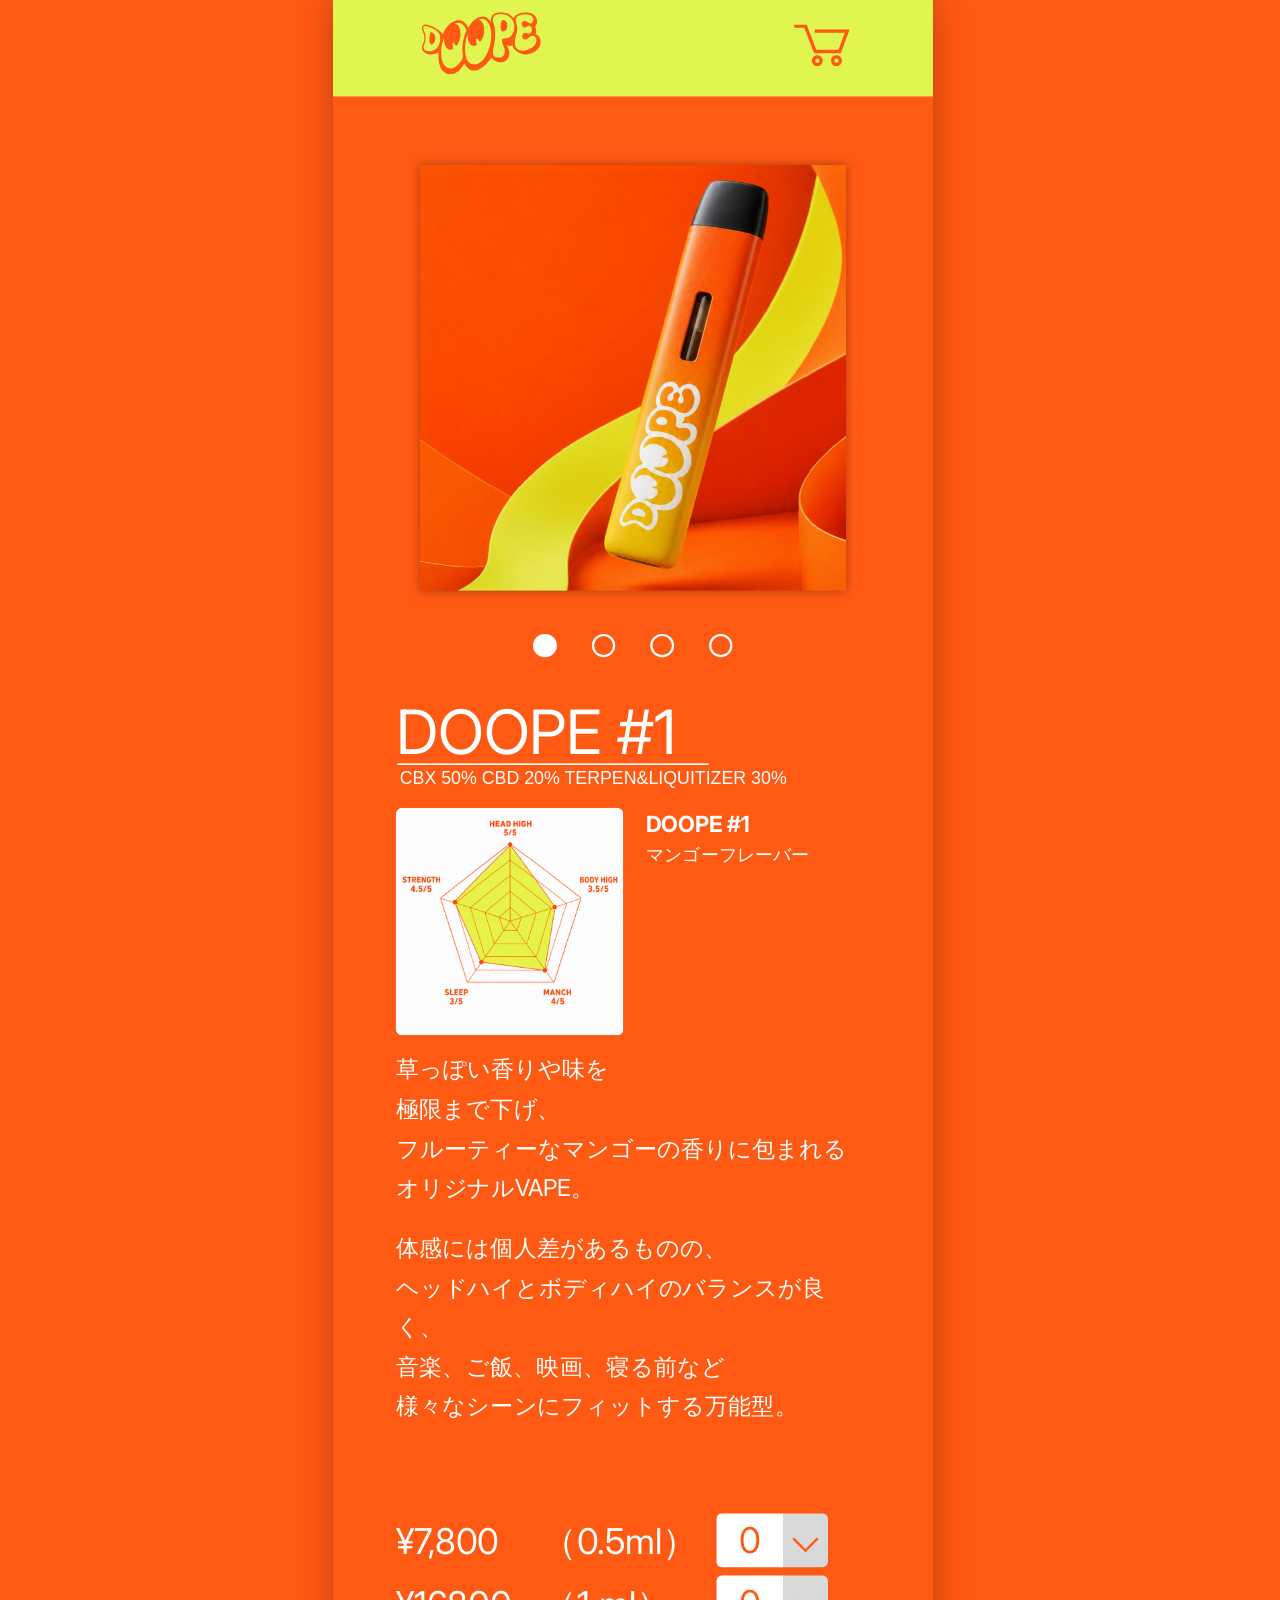
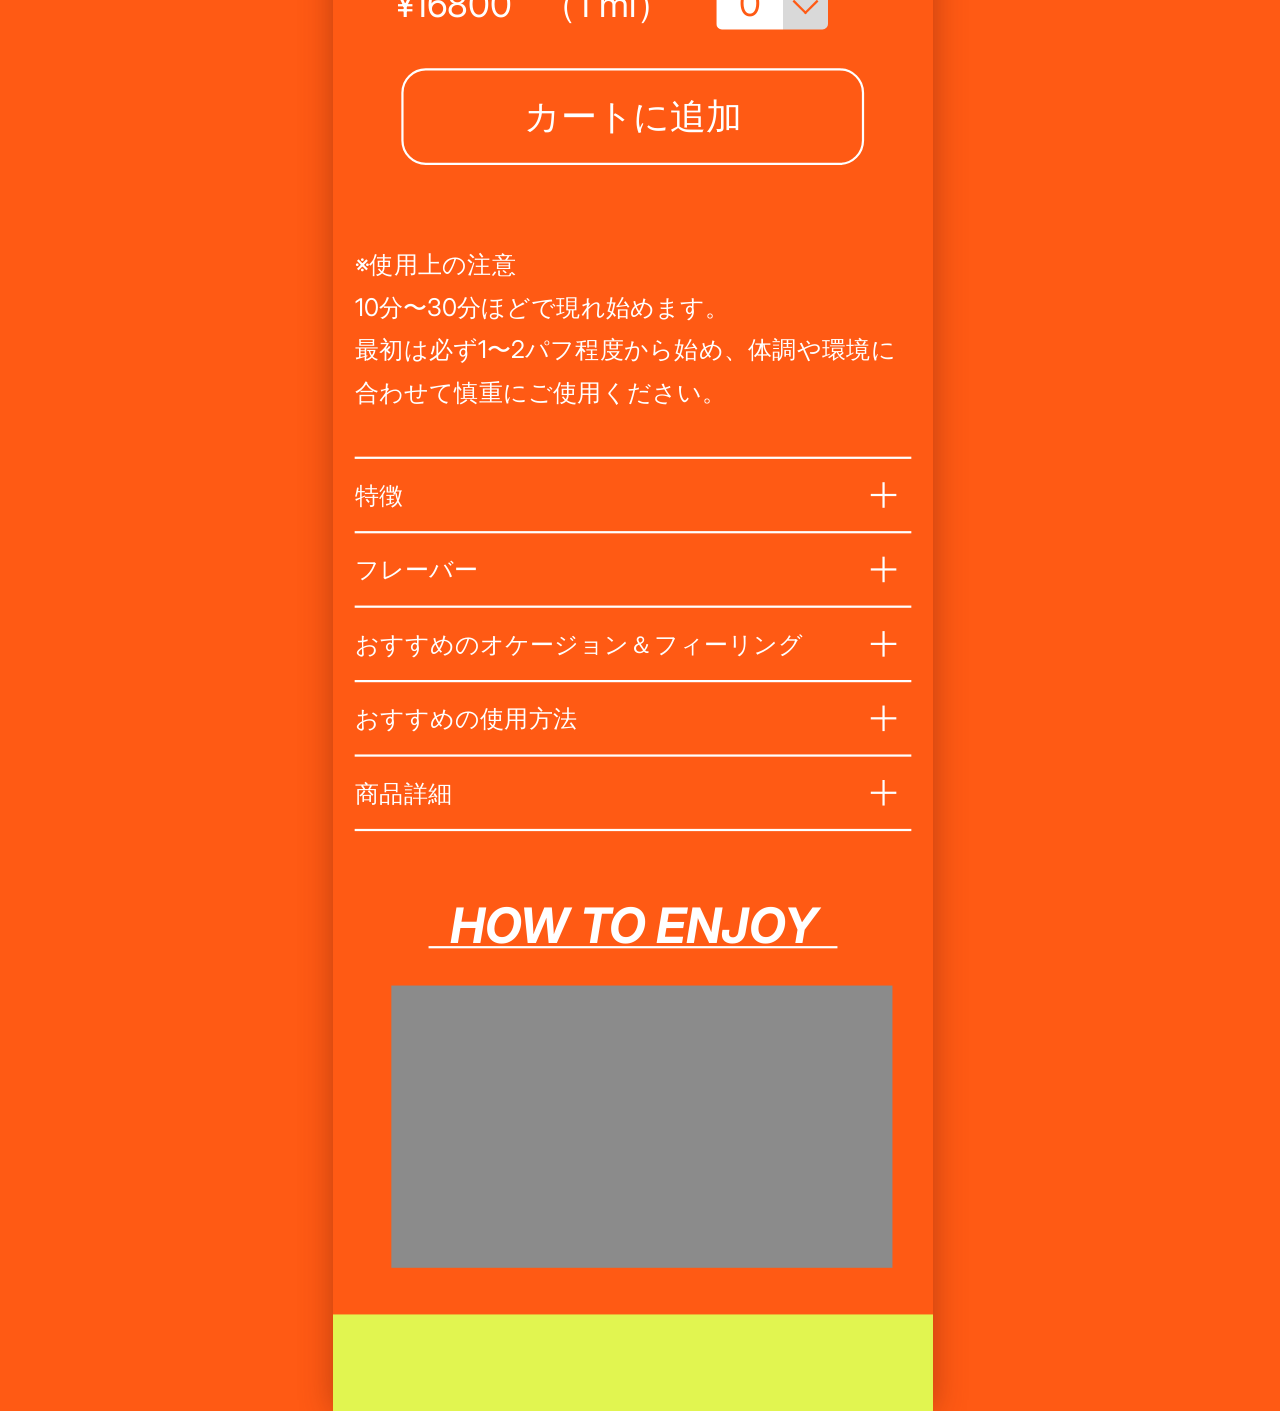
<file: buy.html>
<!doctype html>
<html lang="ja">
<head>
  <meta charset="utf-8">
  <meta name="viewport" content="width=device-width,initial-scale=1,viewport-fit=cover">
  <meta name="description" content="DOOPE #1 商品詳細・購入ページ">
  <style>html.liquid-arriving::after{content:"";position:fixed;inset:0;background:#ff5a14;z-index:2147483001;pointer-events:none}</style>
  <script>
    try {
      const arrival = JSON.parse(sessionStorage.getItem('doopeLiquidArrival') || 'null');
      sessionStorage.removeItem('doopeLiquidArrival');
      if (arrival && arrival.path === location.pathname && Date.now() - arrival.time < 5000 && !matchMedia('(prefers-reduced-motion: reduce)').matches) {
        document.documentElement.dataset.liquidFrom = arrival.fromLeft ? 'left' : 'right';
        document.documentElement.classList.add('liquid-arriving');
        setTimeout(() => document.documentElement.classList.remove('liquid-arriving'), 3000);
      }
    } catch (_) {}
  </script>
  <link rel="preload" href="assets/buy-product-main.png" as="image">
  <link rel="stylesheet" href="page-transition.css?v=20260917-29">
  <link rel="prefetch" href="index.html" as="document">
  <link rel="prefetch" href="assets/lp-imgKv1.webp" as="image">
  <link rel="prefetch" href="assets/lp-img260903DoopeLpNola2.svg" as="image">
  <title>DOOPE #1 — 商品詳細</title>
  <link rel="preconnect" href="https://fonts.googleapis.com">
  <link rel="preconnect" href="https://fonts.gstatic.com" crossorigin>
  <link href="https://fonts.googleapis.com/css2?family=Inter:ital,wght@0,400;1,700&display=swap" rel="stylesheet">
  <link rel="stylesheet" href="styles.css?v=20260917-27">
  <link rel="stylesheet" href="buy.css?v=20260925-1">
  <script src="cart-button-effect.js?v=20260918-1" defer></script>
  <script src="quantity-picker.js?v=20260918-1" defer></script>
  <script src="script.js?v=20260917-34" defer></script>
</head>
<body class="buy-page">
  <main class="buy-shell" data-scale-shell data-design-width="1080" data-design-height="6644">
    <div class="buy-artboard" data-scale-canvas>
      <header class="buy-header">
        <a href="index.html" aria-label="DOOPEトップへ戻る">
          <img src="assets/lp-imgGroup4.svg" alt="DOOPE" width="214" height="112">
        </a>
        <a class="buy-header__cart" href="cart.html" aria-label="カートを見る">
          <img src="assets/lp-imgGroup2.svg" alt="" width="99.19" height="74.9">
          <span class="buy-cart-badge" data-cart-badge hidden>0</span>
        </a>
      </header>

      <section class="buy-main" aria-labelledby="product-title">
        <div class="buy-gallery" data-carousel aria-label="DOOPE #1 商品画像">
          <div class="buy-gallery__viewport">
            <div class="buy-gallery__track" data-carousel-track>
              <div class="buy-gallery__slide"><img src="assets/buy-product-main.png" alt="オレンジ色のDOOPE #1"></div>
              <div class="buy-gallery__slide buy-gallery__slide--device"><img src="assets/lp-imgPsd.webp" alt="DOOPE本体"></div>
              <div class="buy-gallery__slide"><img src="assets/lp-imgRectangle1.webp" alt="マンゴーフレーバーのイメージ"></div>
              <div class="buy-gallery__slide"><img src="assets/lp-imgKv1.webp" alt="DOOPEを手に持つ人物"></div>
            </div>
          </div>

          <div class="buy-gallery-dots" role="tablist" aria-label="商品画像を切り替える">
            <button type="button" class="is-active" data-carousel-dot role="tab" aria-label="商品画像1" aria-selected="true"></button>
            <button type="button" data-carousel-dot role="tab" aria-label="商品画像2" aria-selected="false"></button>
            <button type="button" data-carousel-dot role="tab" aria-label="商品画像3" aria-selected="false"></button>
            <button type="button" data-carousel-dot role="tab" aria-label="商品画像4" aria-selected="false"></button>
          </div>
        </div>

        <h1 id="product-title">DOOPE #1</h1>
        <div class="buy-title-rule" aria-hidden="true"></div>
        <p class="buy-formula">CBX 50% CBD 20% TERPEN&amp;LIQUITIZER 30%</p>

        <div class="buy-summary">
          <img src="assets/buy-product-chart.png" alt="DOOPE #1の体感チャート" width="339" height="339">
          <div class="buy-summary-copy">
            <h2>DOOPE #1<span>マンゴーフレーバー</span></h2>
            <p>草っぽい香りや味を<br>極限まで下げ、<br>フルーティーなマンゴーの香りに包まれる<br>オリジナルVAPE。</p>
            <p>体感には個人差があるものの、<br>ヘッドハイとボディハイのバランスが良く、<br>音楽、ご飯、映画、寝る前など<br>様々なシーンにフィットする万能型。</p>
          </div>
        </div>

        <form class="buy-order" data-buy-form>
          <div class="buy-variant buy-variant--half">
            <span class="buy-price">¥7,800</span><span class="buy-size">（0.5ml）</span>
            <label><span class="sr-only">0.5mlの数量</span><select name="quantity_half" aria-label="0.5mlの数量"><option>0</option><option>1</option><option>2</option><option>3</option><option>4</option><option>5</option></select></label>
          </div>
          <div class="buy-variant buy-variant--full">
            <span class="buy-price">¥16800</span><span class="buy-size">（1 ml）</span>
            <label><span class="sr-only">1mlの数量</span><select name="quantity_full" aria-label="1mlの数量"><option>0</option><option>1</option><option>2</option><option>3</option><option>4</option><option>5</option></select></label>
          </div>
          <button type="submit" class="buy-cart-button"><span>カートに追加</span></button>
          <p class="buy-cart-status" data-buy-status role="status" aria-live="polite"></p>
        </form>

        <div class="buy-copy-block buy-warning">
          <h2>※使用上の注意</h2>
          <p>10分〜30分ほどで現れ始めます。<br>最初は必ず1〜2パフ程度から始め、体調や環境に<br>合わせて慎重にご使用ください。</p>
        </div>

        <section class="buy-accordion" data-buy-accordion aria-label="商品情報">
<details><summary>特徴</summary><div class="buy-accordion__content"><p>複数のカンナビノイドと植物由来テルペンを掛け合わせた、オリジナルCBDリキッドです。</p><p>マンゴーのフルーティな風味を味わえます。<br>シャープなキレと、頭上に抜けるような爽快感を求める方に。</p><ul><li>カンナビノイド濃度：CBX 50%, CBD 20%,<br>T＆L30%・サティバ種フレーバー（エナジー系）<br>・マンゴー風味</li><li>THCフリー</li><li>本体一体型</li><li>国内最終製造</li><li>法改正後の新基準対応原料のみ使用</li><li>ISO17025認定の検査期間で検査済み</li><li>最終製品COA：こちらをご確認ください。</li></ul></div></details>
<details><summary>フレーバー</summary><div class="buy-accordion__content"><p>マンゴー</p></div></details>
<details><summary>おすすめのオケージョン＆フィーリング</summary><div class="buy-accordion__content"><p>気分をリフレッシュしながら、頭を冴えさせてクリアな思考で動きたいとき。</p></div></details>
<details><summary>おすすめの使用方法</summary><div class="buy-accordion__content"><p>・本品を1〜2回吸引してください<br>・体感は立ち上がりが早く、最適な摂取量には個人差があるため、1〜2パフの少量から始めてください</p></div></details>
<details><summary>商品詳細</summary><div class="buy-accordion__content"><p>・原材料：カンナビノイド / 香料<br>・内容量：1.0ml<br>・品質保証期限：製造から1年半<br>・製造国：日本<br>・保管方法：直射日光・高温多湿を避け、冷暗所に保存してください。</p></div></details>
</section>

        <section class="buy-howto" aria-labelledby="howto-title">
          <h2 id="howto-title">HOW TO ENJOY</h2>
          <div class="buy-howto-rule" aria-hidden="true"></div>
          <div class="buy-howto-placeholder" aria-label="HOW TO ENJOY動画掲載予定"></div>
        </section>
      </section>

      <footer class="buy-footer"></footer>
    </div>
  </main>
</body>
</html>
</file>
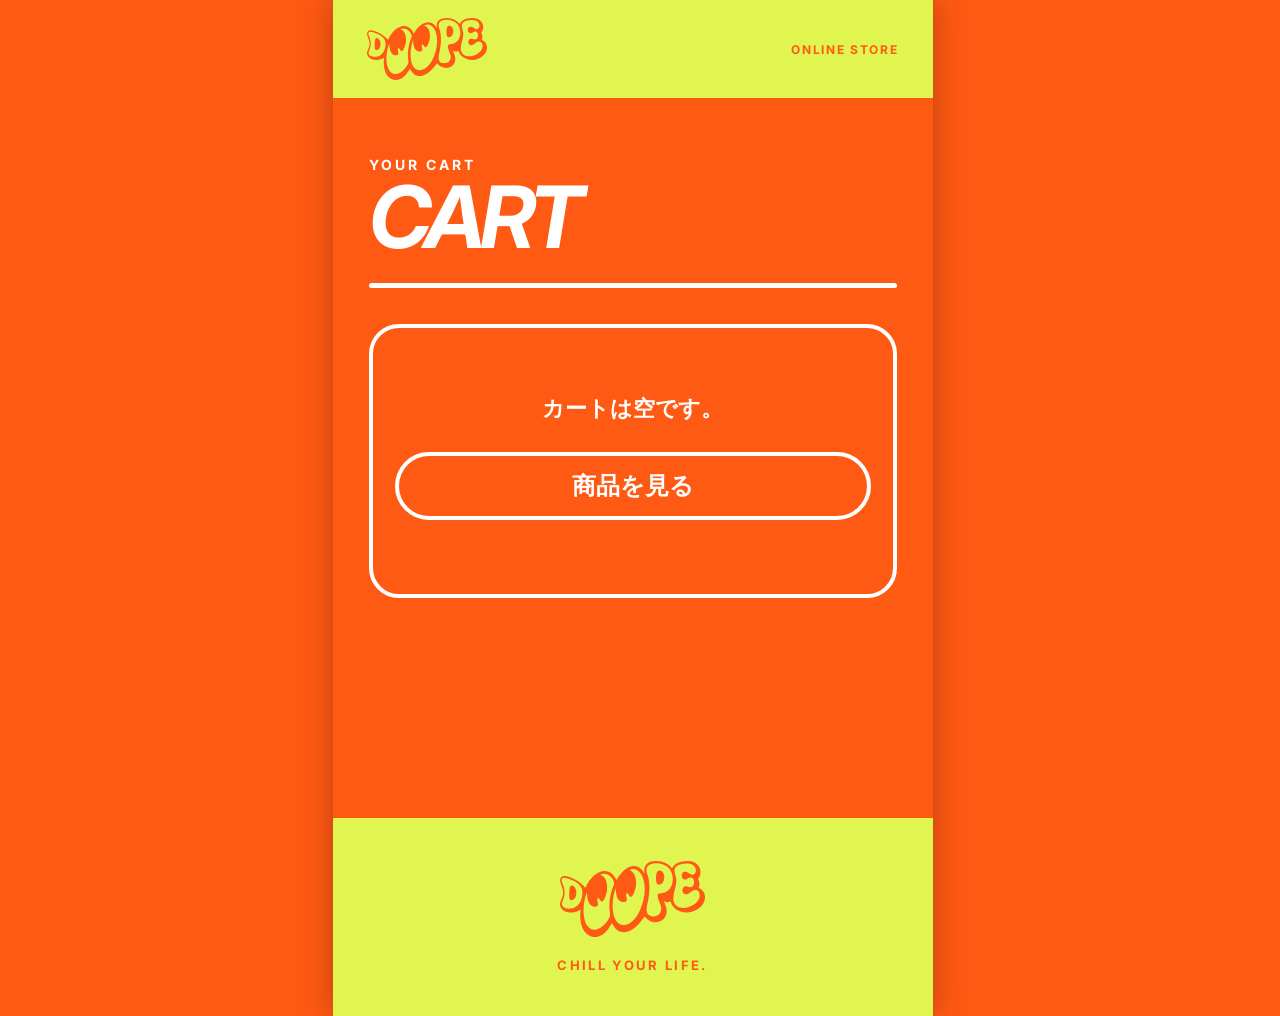
<file: cart.html>
<!doctype html>
<html lang="ja">
<head>
  <meta charset="utf-8">
  <meta name="viewport" content="width=device-width,initial-scale=1,viewport-fit=cover">
  <meta name="description" content="DOOPE ショッピングカート">
  <link rel="stylesheet" href="page-transition.css?v=20260917-29">
  <link rel="prefetch" href="index.html" as="document">
  <link rel="prefetch" href="assets/lp-imgKv1.webp" as="image">
  <link rel="prefetch" href="assets/lp-img260903DoopeLpNola2.svg" as="image">
  <title>CART — DOOPE</title>
  <link rel="preconnect" href="https://fonts.googleapis.com">
  <link rel="preconnect" href="https://fonts.gstatic.com" crossorigin>
  <link href="https://fonts.googleapis.com/css2?family=Inter:ital,wght@0,400;0,700;1,700&display=swap" rel="stylesheet">
  <link rel="stylesheet" href="cart.css?v=20260916-1">
  <script src="script.js?v=20260917-34" defer></script>
</head>
<body class="cart-page">
  <div class="cart-shell">
    <header class="cart-header">
      <a href="index.html" aria-label="DOOPEトップへ戻る">
        <img src="assets/lp-imgGroup4.svg" alt="DOOPE" width="214" height="112">
      </a>
      <span>ONLINE STORE</span>
    </header>

    <main class="cart-main" data-cart>
      <p class="cart-kicker">YOUR CART</p>
      <h1>CART</h1>
      <div class="cart-heading-rule" aria-hidden="true"></div>

      <section class="cart-items" aria-label="カート内の商品">
        <article class="cart-item" data-cart-item="half" hidden>
          <div class="cart-item__image"><img src="assets/buy-product-main.png" alt="DOOPE #1"></div>
          <div class="cart-item__body">
            <p class="cart-item__name">DOOPE #1</p>
            <p class="cart-item__size">MANGO / 0.5ml</p>
            <p class="cart-item__unit">¥7,800</p>
            <div class="cart-item__controls">
              <label>数量
                <select data-cart-quantity aria-label="DOOPE #1 0.5mlの数量">
                  <option>0</option><option>1</option><option>2</option><option>3</option><option>4</option><option>5</option><option>6</option><option>7</option><option>8</option><option>9</option><option>10</option>
                </select>
              </label>
              <button type="button" data-cart-remove>削除</button>
            </div>
            <p class="cart-item__line-total" data-cart-line-total>¥0</p>
          </div>
        </article>

        <article class="cart-item" data-cart-item="full" hidden>
          <div class="cart-item__image"><img src="assets/buy-product-main.png" alt="DOOPE #1"></div>
          <div class="cart-item__body">
            <p class="cart-item__name">DOOPE #1</p>
            <p class="cart-item__size">MANGO / 1.0ml</p>
            <p class="cart-item__unit">¥16,800</p>
            <div class="cart-item__controls">
              <label>数量
                <select data-cart-quantity aria-label="DOOPE #1 1mlの数量">
                  <option>0</option><option>1</option><option>2</option><option>3</option><option>4</option><option>5</option><option>6</option><option>7</option><option>8</option><option>9</option><option>10</option>
                </select>
              </label>
              <button type="button" data-cart-remove>削除</button>
            </div>
            <p class="cart-item__line-total" data-cart-line-total>¥0</p>
          </div>
        </article>
      </section>

      <section class="cart-empty" data-cart-empty>
        <p>カートは空です。</p>
        <a href="buy.html">商品を見る</a>
      </section>

      <section class="cart-summary" data-cart-summary hidden>
        <div class="cart-summary__row"><span>商品数</span><strong data-cart-count>0点</strong></div>
        <div class="cart-summary__row cart-summary__total"><span>TOTAL</span><strong data-cart-total>¥0</strong></div>
        <p class="cart-summary__note">送料・振込手数料は購入手続き画面でご確認ください。</p>
        <a class="cart-checkout" href="checkout.html" data-checkout>購入手続きへ</a>
        <a class="cart-continue" href="buy.html">← 買い物を続ける</a>
      </section>

      <p class="cart-status" data-cart-status role="status" aria-live="polite"></p>
    </main>

    <footer class="cart-footer">
      <img src="assets/lp-imgGroup4.svg" alt="DOOPE" width="214" height="112">
      <p>CHILL YOUR LIFE.</p>
    </footer>
  </div>
</body>
</html>
</file>
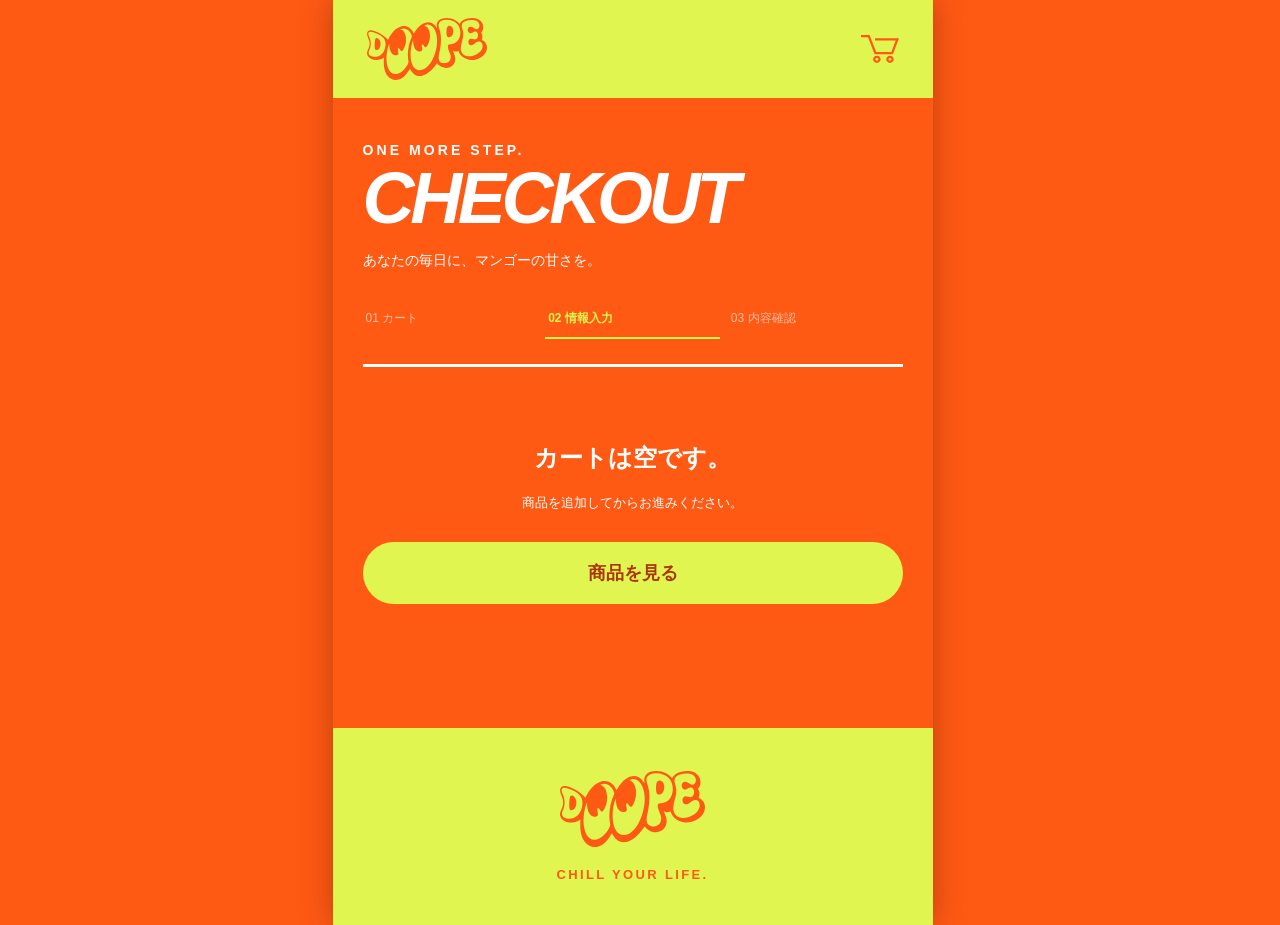
<file: checkout.html>
<!doctype html>
<html lang="ja">
<head>
  <meta charset="utf-8">
  <meta name="viewport" content="width=device-width,initial-scale=1,viewport-fit=cover">
  <title>CHECKOUT — Doope</title>
  <link rel="stylesheet" href="cart.css?v=20260916-1">
  <link rel="stylesheet" href="page-transition.css?v=20260917-29">
  <link rel="stylesheet" href="checkout.css?v=20260917-34">
  <script src="script.js?v=20260917-34" defer></script>
  <script src="checkout.js?v=20260917-34" defer></script>
  <script src="postal-address.js?v=20260918-1" defer></script>
  <script src="order-config.js?v=20260918-1" defer></script>
  <script src="order-submit.js?v=20260918-1" defer></script>
</head>
<body class="cart-page">
<div class="cart-shell">
  <header class="cart-header">
    <a href="index.html" aria-label="DOOPEトップへ戻る"><img src="assets/lp-imgGroup4.svg" alt="DOOPE" width="214" height="112"></a>
    <a class="checkout-cart" href="cart.html" aria-label="カートを見る"><img src="assets/lp-imgGroup2.svg" alt="" width="99" height="75"></a>
  </header>
  <main class="checkout-main">
    <p class="cart-kicker">ONE MORE STEP.</p><h1>CHECKOUT</h1>
    <p class="intro">あなたの毎日に、マンゴーの甘さを。</p>
    <ol class="steps" aria-label="購入手続き"><li><a href="cart.html">01 カート</a></li><li data-input-step aria-current="step">02 情報入力</li><li data-review-step>03 内容確認</li></ol>
    <section data-empty hidden class="empty"><h2>カートは空です。</h2><p>商品を追加してからお進みください。</p><a class="primary" href="buy.html">商品を見る</a></section>
    <div data-content hidden>
      <section class="order-card" aria-labelledby="order-title">
        <div class="section-heading"><h2 id="order-title">YOUR ORDER</h2><a href="cart.html">カートを編集</a></div>
        <div data-order-items></div>
        <dl class="totals"><div><dt>商品小計</dt><dd data-subtotal></dd></div><div><dt>送料</dt><dd data-shipping-fee>確認中</dd></div><div class="total"><dt data-total-label>商品合計</dt><dd data-total></dd></div></dl>
        <p class="fine" data-shipping-note>送料が未設定のため、お支払い総額はまだ確定していません。</p>
      </section>
      <form id="checkout-form">
        <section class="form-section"><div class="section-heading"><h2><small>01</small> ご注文者情報</h2><span>＊ 必須</span></div>
          <div class="field-row"><label>姓 ＊<input name="familyName" autocomplete="billing family-name" required maxlength="60" placeholder="山田"></label><label>名 ＊<input name="givenName" autocomplete="billing given-name" required maxlength="60" placeholder="太郎"></label></div>
          <label>メールアドレス ＊<input name="email" type="email" autocomplete="billing email" required maxlength="254" placeholder="hello@example.com"></label>
          <p class="field-hint">購入確認メールと振込先のご案内をお送りします。</p>
          <label>電話番号 <small>任意</small><input name="phone" type="tel" autocomplete="billing tel" maxlength="25" placeholder="090-1234-5678"></label>
        </section>
        <section class="form-section"><div class="section-heading"><h2><small>02</small> ご住所・お届け先</h2></div><p class="fine">ご注文者様のご住所をご入力ください。お届けは日本国内です。</p>
          <div class="field-row"><label>郵便番号 ＊<input name="postal" autocomplete="billing postal-code" required pattern="[0-9０-９]{3}[-ー－]?[0-9０-９]{4}" title="7桁の郵便番号" inputmode="numeric" placeholder="123-4567"></label><label>都道府県 ＊<select name="prefecture" autocomplete="billing address-level1" required data-prefectures><option value="">選択してください</option></select></label></div>
          <label>市区町村 ＊<input name="city" autocomplete="billing address-level2" required maxlength="120"></label><label>町名・番地 ＊<input name="street" autocomplete="billing address-line1" required maxlength="160"></label><label>建物名・部屋番号 <small>任意</small><input name="building" autocomplete="billing address-line2" maxlength="160"></label>
          <label class="check"><input name="differentShipping" type="checkbox" aria-controls="shipping-fields" aria-expanded="false"><span>別の住所に届ける</span></label>
          <fieldset id="shipping-fields" hidden disabled><legend>お届け先</legend>
            <label>氏名 ＊<input name="shippingName" autocomplete="shipping name" required maxlength="120"></label>
            <div class="field-row"><label>郵便番号 ＊<input name="shippingPostal" autocomplete="shipping postal-code" required pattern="[0-9０-９]{3}[-ー－]?[0-9０-９]{4}" title="7桁の郵便番号" inputmode="numeric"></label><label>都道府県 ＊<select name="shippingPrefecture" autocomplete="shipping address-level1" required data-prefectures><option value="">選択してください</option></select></label></div>
            <label>市区町村 ＊<input name="shippingCity" autocomplete="shipping address-level2" required maxlength="120"></label><label>町名・番地 ＊<input name="shippingStreet" autocomplete="shipping address-line1" required maxlength="160"></label><label>建物名・部屋番号 <small>任意</small><input name="shippingBuilding" autocomplete="shipping address-line2" maxlength="160"></label>
          </fieldset>
          <label class="memo">注文メモ <small>任意</small><textarea name="note" rows="3" maxlength="1000" placeholder="お届けに関するご希望など"></textarea></label>
        </section>
        <section class="form-section"><div class="section-heading"><h2><small>03</small> お支払い方法</h2></div>
          <div class="bank-card"><span aria-hidden="true">●</span><div><h3>銀行振込</h3><small>BANK TRANSFER</small><p>振込先口座は、購入確認メールで<br>ご案内します。</p></div><b>選択済み</b></div>
          <p class="fine">お支払い方法は銀行振込のみとなります。</p>
        </section>
        <button class="primary" type="submit">注文内容を確認する <span aria-hidden="true">→</span></button><p class="reassurance">この時点では注文は確定しません。</p><a class="back" href="cart.html">← カートに戻る</a>
      </form>
      <section data-review hidden aria-labelledby="review-title"><h2 id="review-title" tabindex="-1">ご注文内容の確認</h2>
        <div class="review-card"><h3>ご注文者様</h3><p data-customer></p><h3>ご注文者様のご住所</h3><p data-billing></p><h3>お届け先</h3><p data-address></p><h3>お支払い方法</h3><p>銀行振込<br>振込先口座は購入確認メールでご案内します。</p><div data-note-wrap hidden><h3>注文メモ</h3><p data-note></p></div></div>
        <p class="pending" role="status" data-order-status>現在、注文受付の準備中です。<br>注文の確定・メール送信は行われません。</p><button class="primary" type="button" data-place-order disabled>注文受付の準備中</button><a class="back edit" href="thanks.html">サンクスページのプレビューを見る →</a><button class="back edit" type="button" data-edit>← 入力内容を変更する</button>
      </section>
    </div>
    <noscript><p>購入手続きにはJavaScriptを有効にしてください。</p></noscript>
  </main>
  <footer class="cart-footer"><img src="assets/lp-imgGroup4.svg" alt="DOOPE" width="214" height="112"><p>CHILL YOUR LIFE.</p></footer>
</div>
</body></html>
</file>
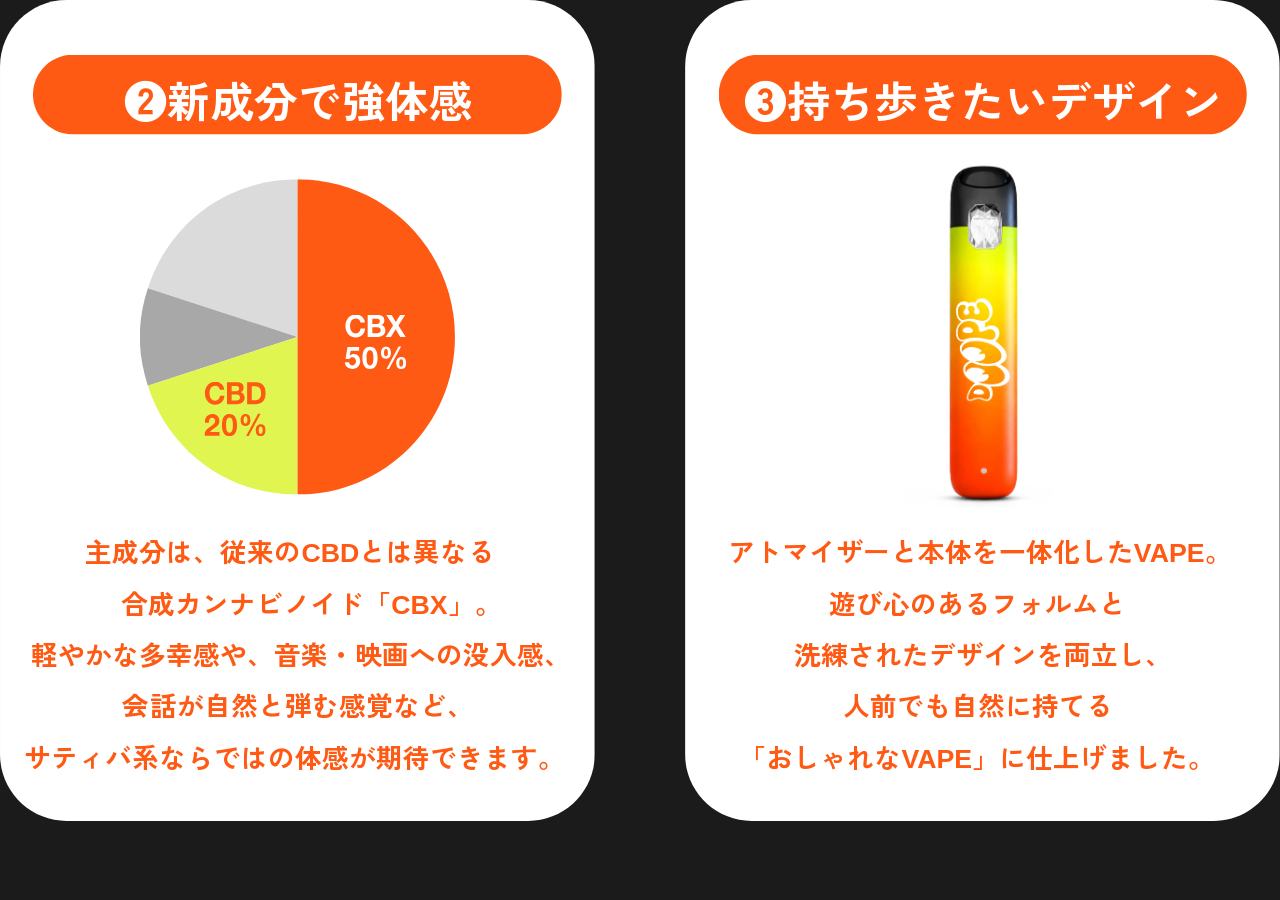
<file: feature.html>
<!doctype html>
<html lang="ja">
<head>
  <meta charset="utf-8">
  <meta name="viewport" content="width=device-width,initial-scale=1,viewport-fit=cover">
  <meta name="description" content="DOOPE — 製品の特徴">
  <title>DOOPE — 製品の特徴</title>
  <link rel="preconnect" href="https://fonts.googleapis.com">
  <link rel="preconnect" href="https://fonts.gstatic.com" crossorigin>
  <link href="https://fonts.googleapis.com/css2?family=Zen+Kaku+Gothic+New:wght@700&display=swap" rel="stylesheet">
  <link rel="stylesheet" href="styles.css?v=20260904-22">
</head>
<body class="feature-page">
  <main class="artboard-shell" aria-label="DOOPE — 製品の特徴">
    <svg class="artboard" viewBox="0 0 1941.25 1245.469970703125" width="1941.25" height="1245.469970703125" role="img" aria-label="DOOPE — 製品の特徴">
      <foreignObject x="0" y="0" width="1941.25" height="1245.469970703125">
        <div xmlns="http://www.w3.org/1999/xhtml" class="figma-root" style="width:1941.25px;height:1245.469970703125px">
<div style="position:relative;width:100%;height:100%" data-node-id="4:585" data-name="アセット 1 2">
      <div style="position:absolute;display:contents;inset:0" data-node-id="4:586" data-name="Group">
        <div style="position:absolute;display:contents;inset:0" data-node-id="4:587" data-name="レイヤー 2">
          <div style="position:absolute;display:contents;inset:0" data-node-id="4:588" data-name="design">
            <div style="position:absolute;inset:0 53.53% 0 0" data-node-id="4:589" data-name="Vector">
              <img alt="" style="position:absolute;display:block;inset:0;max-width:none;width:100%;height:100%" src="assets/feature-imgVector.svg">
            </div>
            <div style="position:absolute;height:121.05px;left:50.37px;top:82.56px;width:801.35px" data-node-id="4:590">
              <img alt="" style="position:absolute;display:block;inset:0;max-width:none;width:100%;height:100%" src="assets/feature-imgFrame5.svg">
              <p style="word-break:break-word;position:absolute;font-family:'Inter','Noto Sans JP',Arial,sans-serif;font-weight:700;line-height:normal;left:calc(50% - 263.05px);font-style:normal;font-size:65.85px;color:#fff;top:calc(50% - 40.09px);white-space:nowrap" data-node-id="4:592">
                ❷新成分で強体感
              </p>
            </div>
            <div style="word-break:break-word;position:absolute;display:contents;font-family:'Inter','Noto Sans JP',Arial,sans-serif;font-weight:700;inset:64.74% 55.91% 6.4% 1.9%;line-height:normal;font-style:normal;color:#ff5a14;font-size:40.5px;white-space:nowrap" data-node-id="4:593" data-name="Group">
              <p style="position:absolute;inset:64.74% 61.71% 31.33% 6.66%" data-node-id="4:594">
                主成分は、従来のCBDとは異なる
              </p>
              <p style="position:absolute;inset:70.97% 61.04% 25.09% 9.44%" data-node-id="4:595">
                合成カンナビノイド「CBX」。
              </p>
              <p style="position:absolute;inset:77.21% 55.91% 18.86% 2.41%" data-node-id="4:596">
                軽やかな多幸感や、音楽・映画への没入感、
              </p>
              <p style="position:absolute;inset:83.44% 63.38% 12.63% 9.57%" data-node-id="4:597">
                会話が自然と弾む感覚など、
              </p>
              <p style="position:absolute;inset:89.67% 56.73% 6.4% 1.9%" data-node-id="4:598">
                サティバ系ならではの体感が期待できます。
              </p>
            </div>
            <div style="position:absolute;inset:0 0 0 53.53%" data-node-id="4:599" data-name="Vector">
              <img alt="" style="position:absolute;display:block;inset:0;max-width:none;width:100%;height:100%" src="assets/feature-imgVector1.svg">
            </div>
            <div style="position:absolute;height:121.05px;left:1089.52px;top:82.56px;width:801.35px" data-node-id="4:600">
              <img alt="" style="position:absolute;display:block;inset:0;max-width:none;width:100%;height:100%" src="assets/feature-imgFrame6.svg">
              <p style="word-break:break-word;position:absolute;font-family:'Inter','Noto Sans JP',Arial,sans-serif;font-weight:700;line-height:normal;left:calc(50% - 362.2px);font-style:normal;font-size:65.85px;color:#fff;top:calc(50% - 40.09px);white-space:nowrap" data-node-id="4:602">
                ❸持ち歩きたいデザイン
              </p>
            </div>
            <div style="word-break:break-word;position:absolute;display:contents;font-family:'Inter','Noto Sans JP',Arial,sans-serif;font-weight:700;inset:64.74% 4.16% 6.4% 56.9%;line-height:normal;font-style:normal;color:#ff5a14;font-size:40.5px;white-space:nowrap" data-node-id="4:603" data-name="Group">
              <p style="position:absolute;inset:64.74% 4.16% 31.33% 56.9%" data-node-id="4:604">
                アトマイザーと本体を一体化したVAPE。
              </p>
              <p style="position:absolute;inset:70.97% 12.31% 25.09% 64.77%" data-node-id="4:605">
                遊び心のあるフォルムと
              </p>
              <p style="position:absolute;inset:77.21% 8.79% 18.86% 62%" data-node-id="4:606">
                洗練されたデザインを両立し、
              </p>
              <p style="position:absolute;inset:83.44% 13.27% 12.63% 65.86%" data-node-id="4:607">
                人前でも自然に持てる
              </p>
              <p style="position:absolute;inset:89.67% 5.36% 6.4% 57.75%" data-node-id="4:608">
                「おしゃれなVAPE」に仕上げました。
              </p>
            </div>
            <div style="position:absolute;display:contents;inset:17.93% 14.44% 36.55% 67.98%;mix-blend-mode:multiply" data-node-id="4:609" data-name="譛ｬ菴・psd">
              <div style="position:absolute;inset:17.93% 14.44% 36.55% 67.98%;mix-blend-mode:multiply" data-node-id="4:610" data-name="譛ｬ菴・psd">
                <div style="position:absolute;inset:0;overflow:hidden;pointer-events:none">
                  <img alt="" loading="lazy" decoding="async" style="position:absolute;left:0;max-width:none;width:100%;height:100%;top:0" src="assets/feature-imgPsd.webp">
                </div>
              </div>
            </div>
            <div style="position:absolute;inset:21.81% 64.44% 39.81% 10.91%" data-node-id="4:611" data-name="Group">
              <img alt="" style="position:absolute;display:block;inset:0;max-width:none;width:100%;height:100%" src="assets/feature-imgGroup.svg">
            </div>
            <div style="position:absolute;inset:38.28% 68.28% 55.05% 26.96%" data-node-id="4:616" data-name="Group">
              <img alt="" style="position:absolute;display:block;inset:0;max-width:none;width:100%;height:100%" src="assets/feature-imgGroup1.svg">
            </div>
            <div style="position:absolute;inset:46.51% 79.24% 46.81% 15.98%" data-node-id="4:623" data-name="Group">
              <img alt="" style="position:absolute;display:block;inset:0;max-width:none;width:100%;height:100%" src="assets/feature-imgGroup2.svg">
            </div>
          </div>
        </div>
      </div>
    </div>
        </div>
      </foreignObject>
    </svg>
  </main>
</body>
</html>
</file>
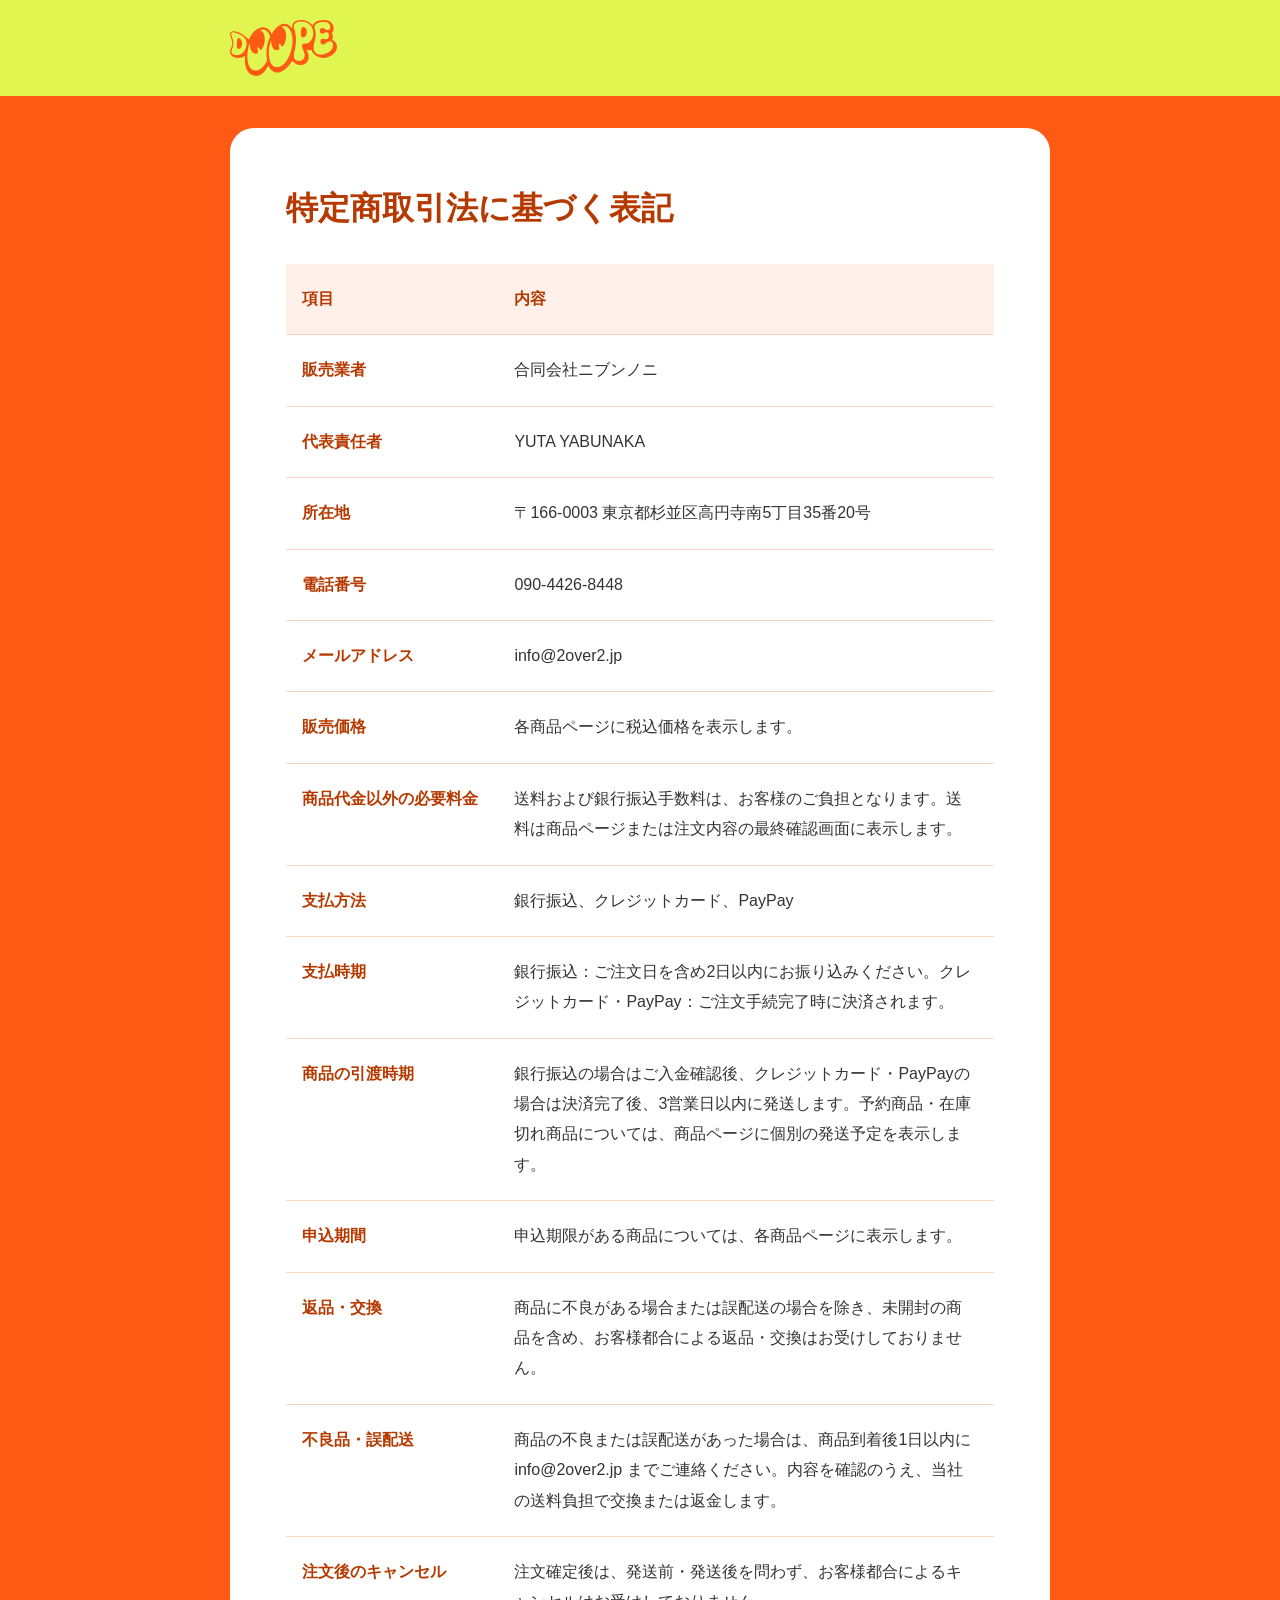
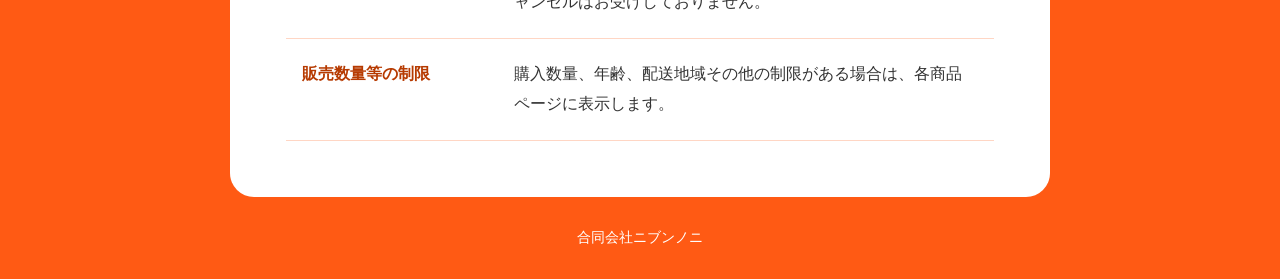
<file: legal.html>
<!doctype html>
<html lang="ja">
<head>
  <meta charset="utf-8">
  <meta name="viewport" content="width=device-width,initial-scale=1">
  <title>特定商取引法に基づく表記 — DOOPE</title>
  <style>
    *{box-sizing:border-box}
    body{margin:0;background:#ff5a14;color:#333;font-family:Arial,"Hiragino Kaku Gothic ProN","Yu Gothic",Meiryo,sans-serif}
    header{background:#e1f550;padding:20px max(24px,calc((100% - 820px)/2));color:#b63a00;font-size:24px;font-weight:800}
    main{max-width:820px;margin:32px auto;padding:clamp(24px,5vw,56px);background:#fff;border-radius:24px}
    h1{margin:0 0 32px;color:#b63a00;font-size:clamp(24px,4.5vw,32px);line-height:1.5}
    table{width:100%;border-collapse:collapse;font-size:16px;line-height:1.9;overflow-wrap:anywhere}
    th,td{padding:20px 16px;text-align:left;vertical-align:top;border-bottom:1px solid #ffd6c4}
    thead th{background:#fff1e9;color:#b63a00}
    tbody th{width:30%;font-weight:700;color:#b63a00}
    footer{text-align:center;padding:0 24px 32px;color:#fff;font-size:14px}
    @media(max-width:600px){main{margin:20px 12px;border-radius:18px}thead{position:absolute;width:1px;height:1px;overflow:hidden;clip-path:inset(50%)}tbody,tbody tr,tbody th,tbody td{display:block;width:100%}tbody th{padding:20px 0 6px;border-bottom:0}tbody td{padding:0 0 20px}}
    @media print{body{background:#fff}header,footer{display:none}main{margin:0;max-width:none;padding:0}tr{break-inside:avoid}}
  header .header-logo{display:block;width:107px;height:56px;object-fit:contain}
.header-home{display:block;width:107px;border-radius:4px}.header-home:focus-visible{outline:3px solid #ff5a14;outline-offset:6px}
</style>
</head>
<body>
  <header><a class="header-home" href="index.html" aria-label="DOOPEトップページへ"><img class="header-logo" src="assets/lp-imgGroup4.svg" alt="DOOPE" width="107" height="56"></a></header>
  <main>
    <h1>特定商取引法に基づく表記</h1>
    <table>
      <thead><tr><th scope="col">項目</th><th scope="col">内容</th></tr></thead>
      <tbody>
        <tr><th scope="row">販売業者</th><td>合同会社ニブンノニ</td></tr>
        <tr><th scope="row">代表責任者</th><td>YUTA YABUNAKA</td></tr>
        <tr><th scope="row">所在地</th><td>〒166-0003 東京都杉並区高円寺南5丁目35番20号</td></tr>
        <tr><th scope="row">電話番号</th><td>090-4426-8448</td></tr>
        <tr><th scope="row">メールアドレス</th><td>info@2over2.jp</td></tr>
        <tr><th scope="row">販売価格</th><td>各商品ページに税込価格を表示します。</td></tr>
        <tr><th scope="row">商品代金以外の必要料金</th><td>送料および銀行振込手数料は、お客様のご負担となります。送料は商品ページまたは注文内容の最終確認画面に表示します。</td></tr>
        <tr><th scope="row">支払方法</th><td>銀行振込、クレジットカード、PayPay</td></tr>
        <tr><th scope="row">支払時期</th><td>銀行振込：ご注文日を含め2日以内にお振り込みください。クレジットカード・PayPay：ご注文手続完了時に決済されます。</td></tr>
        <tr><th scope="row">商品の引渡時期</th><td>銀行振込の場合はご入金確認後、クレジットカード・PayPayの場合は決済完了後、3営業日以内に発送します。予約商品・在庫切れ商品については、商品ページに個別の発送予定を表示します。</td></tr>
        <tr><th scope="row">申込期間</th><td>申込期限がある商品については、各商品ページに表示します。</td></tr>
        <tr><th scope="row">返品・交換</th><td>商品に不良がある場合または誤配送の場合を除き、未開封の商品を含め、お客様都合による返品・交換はお受けしておりません。</td></tr>
        <tr><th scope="row">不良品・誤配送</th><td>商品の不良または誤配送があった場合は、商品到着後1日以内に info@2over2.jp までご連絡ください。内容を確認のうえ、当社の送料負担で交換または返金します。</td></tr>
        <tr><th scope="row">注文後のキャンセル</th><td>注文確定後は、発送前・発送後を問わず、お客様都合によるキャンセルはお受けしておりません。</td></tr>
        <tr><th scope="row">販売数量等の制限</th><td>購入数量、年齢、配送地域その他の制限がある場合は、各商品ページに表示します。</td></tr>
      </tbody>
    </table>
  </main>
  <footer>合同会社ニブンノニ</footer>
</body>
</html>
</file>
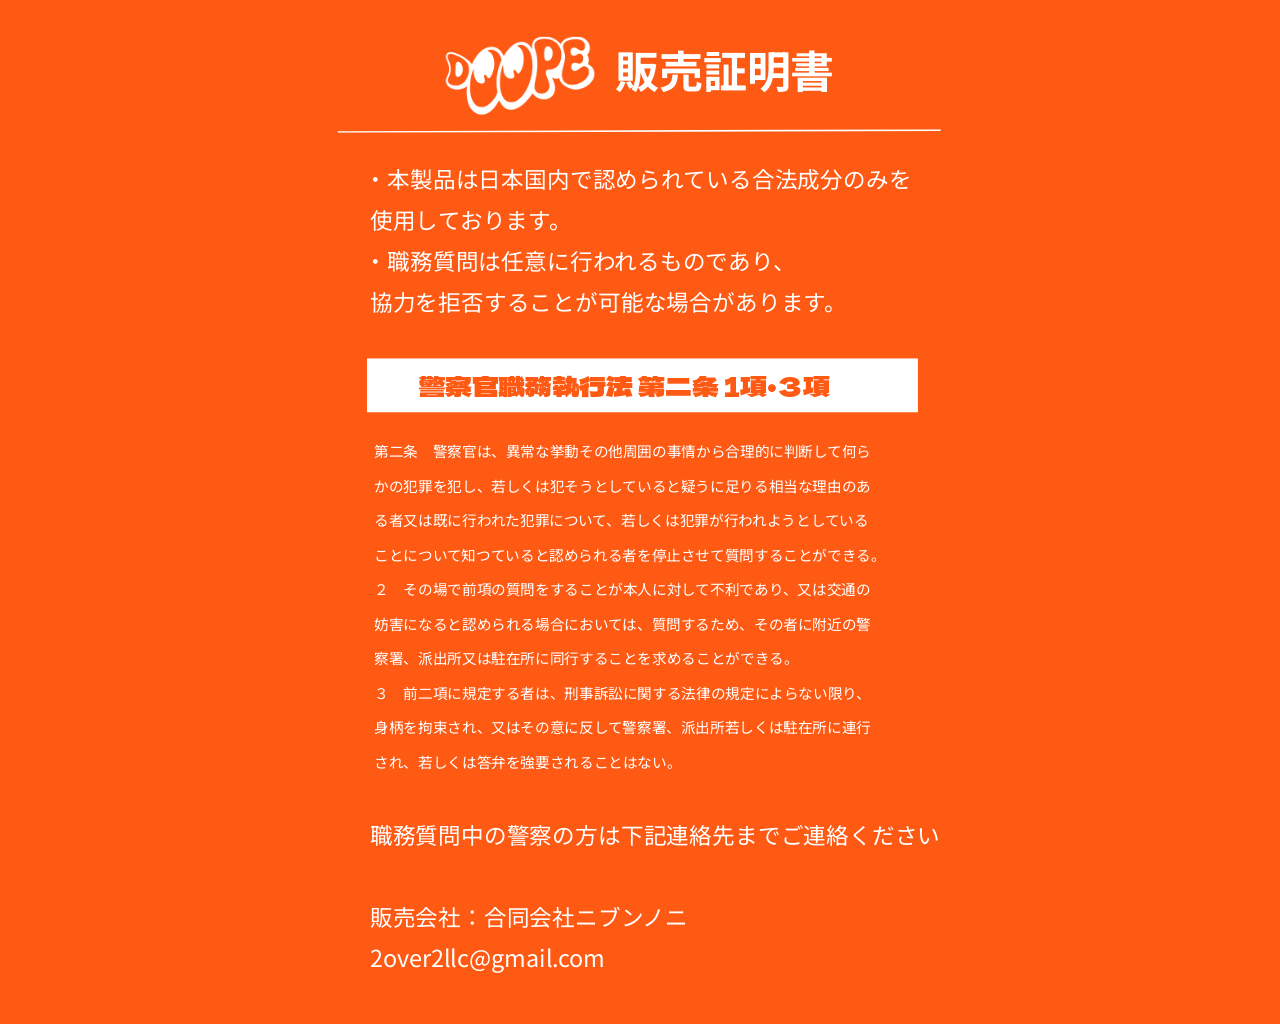
<file: police.html>
<!doctype html>
<html lang="ja">
<head>
  <meta charset="utf-8">
  <meta name="viewport" content="width=device-width,initial-scale=1">
  <title>販売証明書 — DOOPE</title>
  <link rel="preconnect" href="https://fonts.googleapis.com">
  <link rel="preconnect" href="https://fonts.gstatic.com" crossorigin>
  <link href="https://fonts.googleapis.com/css2?family=Dela+Gothic+One&family=Noto+Sans+JP:wght@400;700&display=swap" rel="stylesheet">
  <style>
    *{box-sizing:border-box}html,body{margin:0;background:#ff5a14;color:#fff}body{font-family:'Noto Sans JP',sans-serif}
    .certificate-shell{width:100%;max-width:632px;margin:auto;position:relative;overflow:hidden;height:calc(100vw * 1750 / 1080);max-height:1024.075px}
    .certificate{position:absolute;left:0;top:0;width:1080px;height:1750px;transform-origin:top left}
    .certificate p,.certificate h1,.certificate h2{position:absolute;margin:0;white-space:nowrap;line-height:1.2}
    .certificate-background{position:absolute;left:0;top:0}
    .certificate-home{position:absolute;left:207.5px;top:62.7px;width:254.8px;height:133.7px;display:block;border-radius:8px}
    .certificate-logo{display:block;width:254.8px;height:133.7px}
    .certificate h1{left:497.01px;top:72.7px;font-size:75.22px;font-weight:700}
    .certificate-rule{position:absolute;left:23.47px;top:220.8px}
    .certificate .intro{font-size:38.575px;font-weight:400}
    .certificate-heading{position:absolute;left:72.8px;top:612px}
    .certificate h2{left:160.1px;top:625px;font-family:'Dela Gothic One',sans-serif;font-size:46px;font-weight:400;line-height:1.45;color:#ff5a14}
    .certificate .law{left:85.73px;font-size:25px;font-weight:400}
    .certificate .contact{left:78.15px;font-size:38.577px;font-weight:400}
    .certificate a{color:inherit;text-decoration:none}.certificate a:hover{text-decoration:underline}.certificate a:focus-visible{outline:3px solid white;outline-offset:6px}
    @media print{.certificate-shell{max-width:none;overflow:visible}}
  </style>
</head>
<body>
  <main class="certificate-shell" aria-labelledby="certificate-title">
    <article class="certificate" data-node-id="39:34">
      <img class="certificate-background" src="assets/police-background.svg" width="1080" height="1750" alt="" aria-hidden="true">
      <a class="certificate-home" href="index.html" aria-label="DOOPEトップページへ"><img class="certificate-logo" src="assets/police-logo.png" width="255" height="134" alt="DOOPE" data-node-id="39:51"></a>
      <h1 id="certificate-title" data-node-id="39:50">販売証明書</h1>
      <img class="certificate-rule" src="assets/police-rule.svg" width="1030.57" height="6.29999" alt="" aria-hidden="true" data-node-id="39:52">
      <p class="intro" style="left:68.85px;top:281.55px">・本製品は日本国内で認められている合法成分のみを</p>
      <p class="intro" style="left:78.15px;top:351.55px">使用しております。</p>
      <p class="intro" style="left:68.85px;top:421.55px">・職務質問は任意に行われるものであり、</p>
      <p class="intro" style="left:78.15px;top:491.55px">協力を拒否することが可能な場合があります。</p>
      <img class="certificate-heading" src="assets/police-heading.svg" width="942.15" height="93.1" alt="" aria-hidden="true" data-node-id="39:64">
      <h2 data-node-id="39:65">警察官職務執行法 第二条 1項・３項</h2>
      <div aria-label="警察官職務執行法 第二条の引用">
        <p class="law" style="top:754.85px">第二条　警察官は、異常な挙動その他周囲の事情から合理的に判断して何ら</p>
        <p class="law" style="top:813.85px">かの犯罪を犯し、若しくは犯そうとしていると疑うに足りる相当な理由のあ</p>
        <p class="law" style="top:872.85px">る者又は既に行われた犯罪について、若しくは犯罪が行われようとしている</p>
        <p class="law" style="top:931.85px">ことについて知つていると認められる者を停止させて質問することができる。</p>
        <p class="law" style="top:990.85px">２　その場で前項の質問をすることが本人に対して不利であり、又は交通の</p>
        <p class="law" style="top:1049.85px">妨害になると認められる場合においては、質問するため、その者に附近の警</p>
        <p class="law" style="top:1108.85px">察署、派出所又は駐在所に同行することを求めることができる。</p>
        <p class="law" style="top:1167.85px">３　前二項に規定する者は、刑事訴訟に関する法律の規定によらない限り、</p>
        <p class="law" style="top:1226.85px">身柄を拘束され、又はその意に反して警察署、派出所若しくは駐在所に連行</p>
        <p class="law" style="top:1285.85px">され、若しくは答弁を強要されることはない。</p>
      </div>
      <p class="contact" style="top:1401.95px">職務質問中の警察の方は下記連絡先までご連絡ください</p>
      <p class="contact" style="top:1541.95px">販売会社：合同会社ニブンノニ</p>
      <p class="contact" style="top:1611.95px;font-size:40px"><a href="mailto:2over2llc@gmail.com">2over2llc@gmail.com</a></p>
    </article>
  </main>
  <script>
    (() => {
      const shell = document.querySelector('.certificate-shell');
      const page = document.querySelector('.certificate');
      const resize = () => {
        const scale = shell.clientWidth / 1080;
        page.style.transform = `scale(${scale})`;
        shell.style.height = `${1750 * scale}px`;
      };
      resize();
      window.addEventListener('resize', resize, {passive:true});
      if ('ResizeObserver' in window) new ResizeObserver(resize).observe(shell);
    })();
  </script>
</body>
</html>
</file>
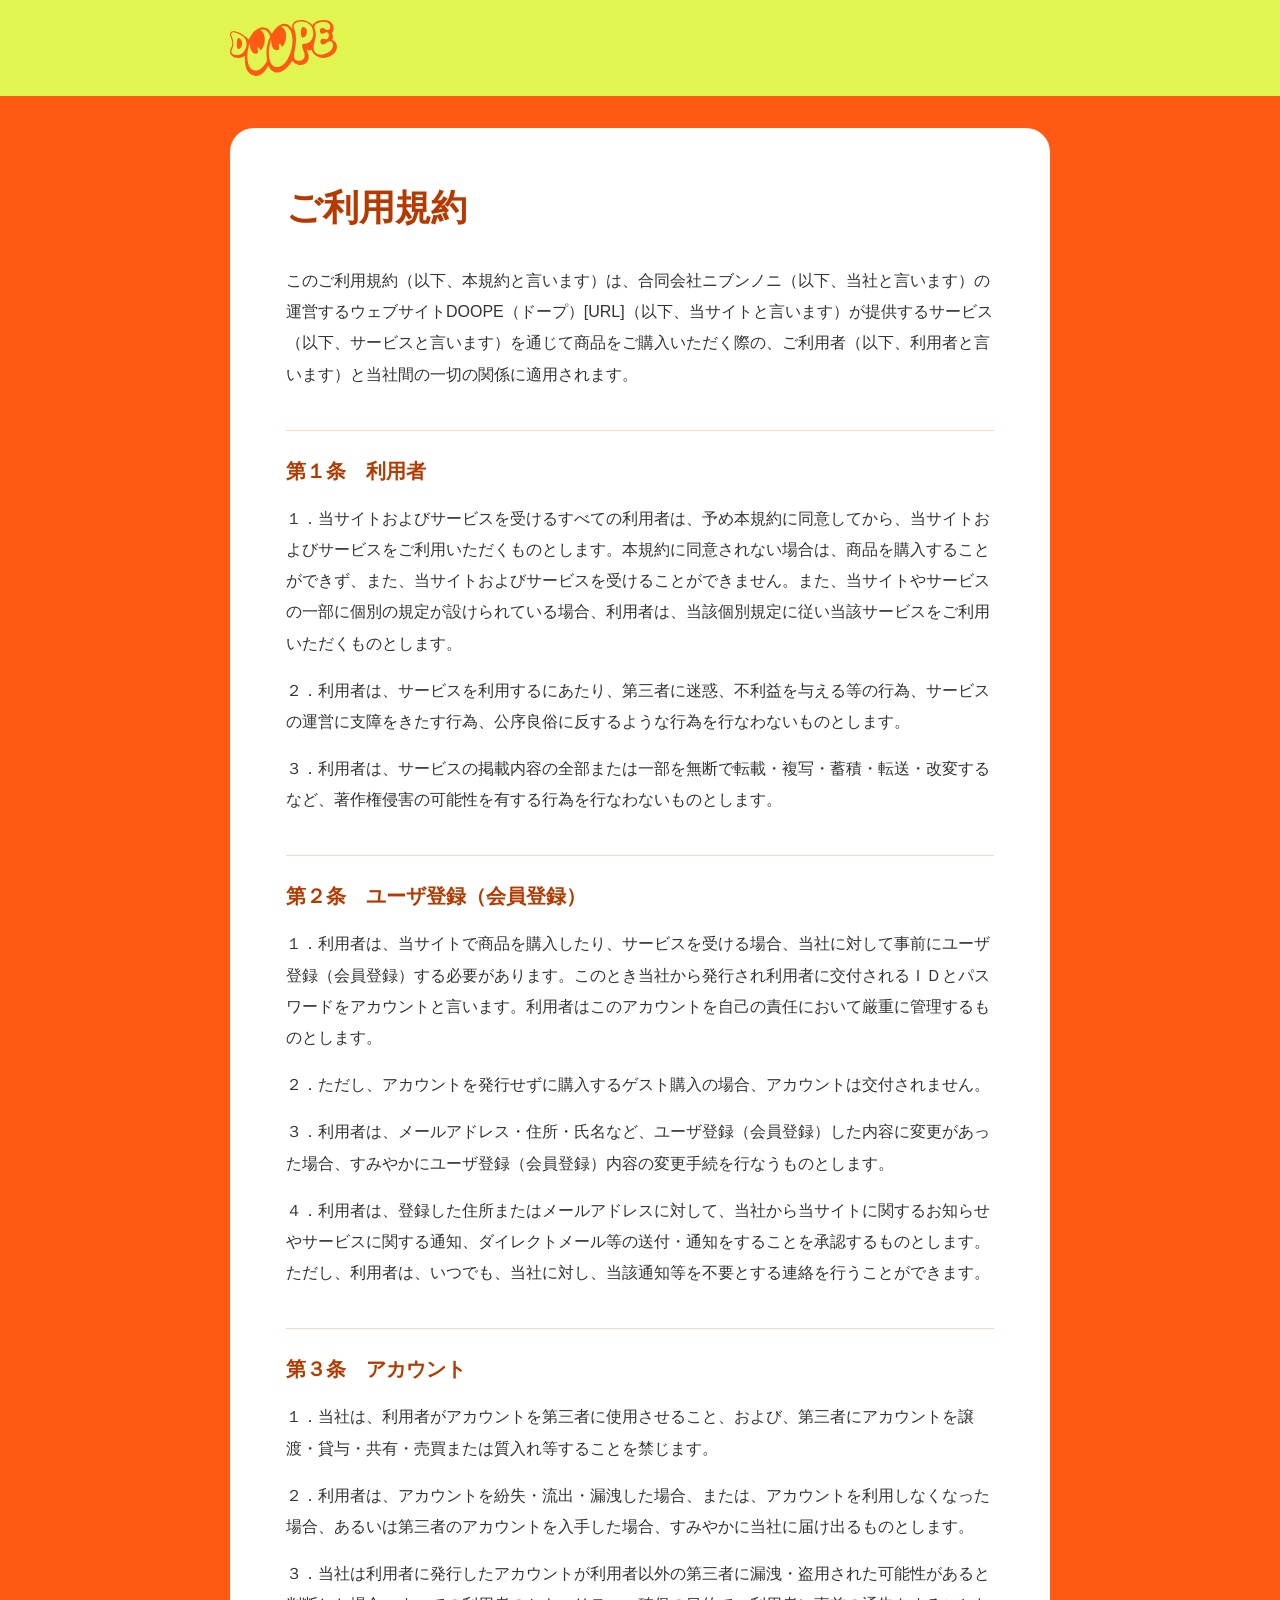
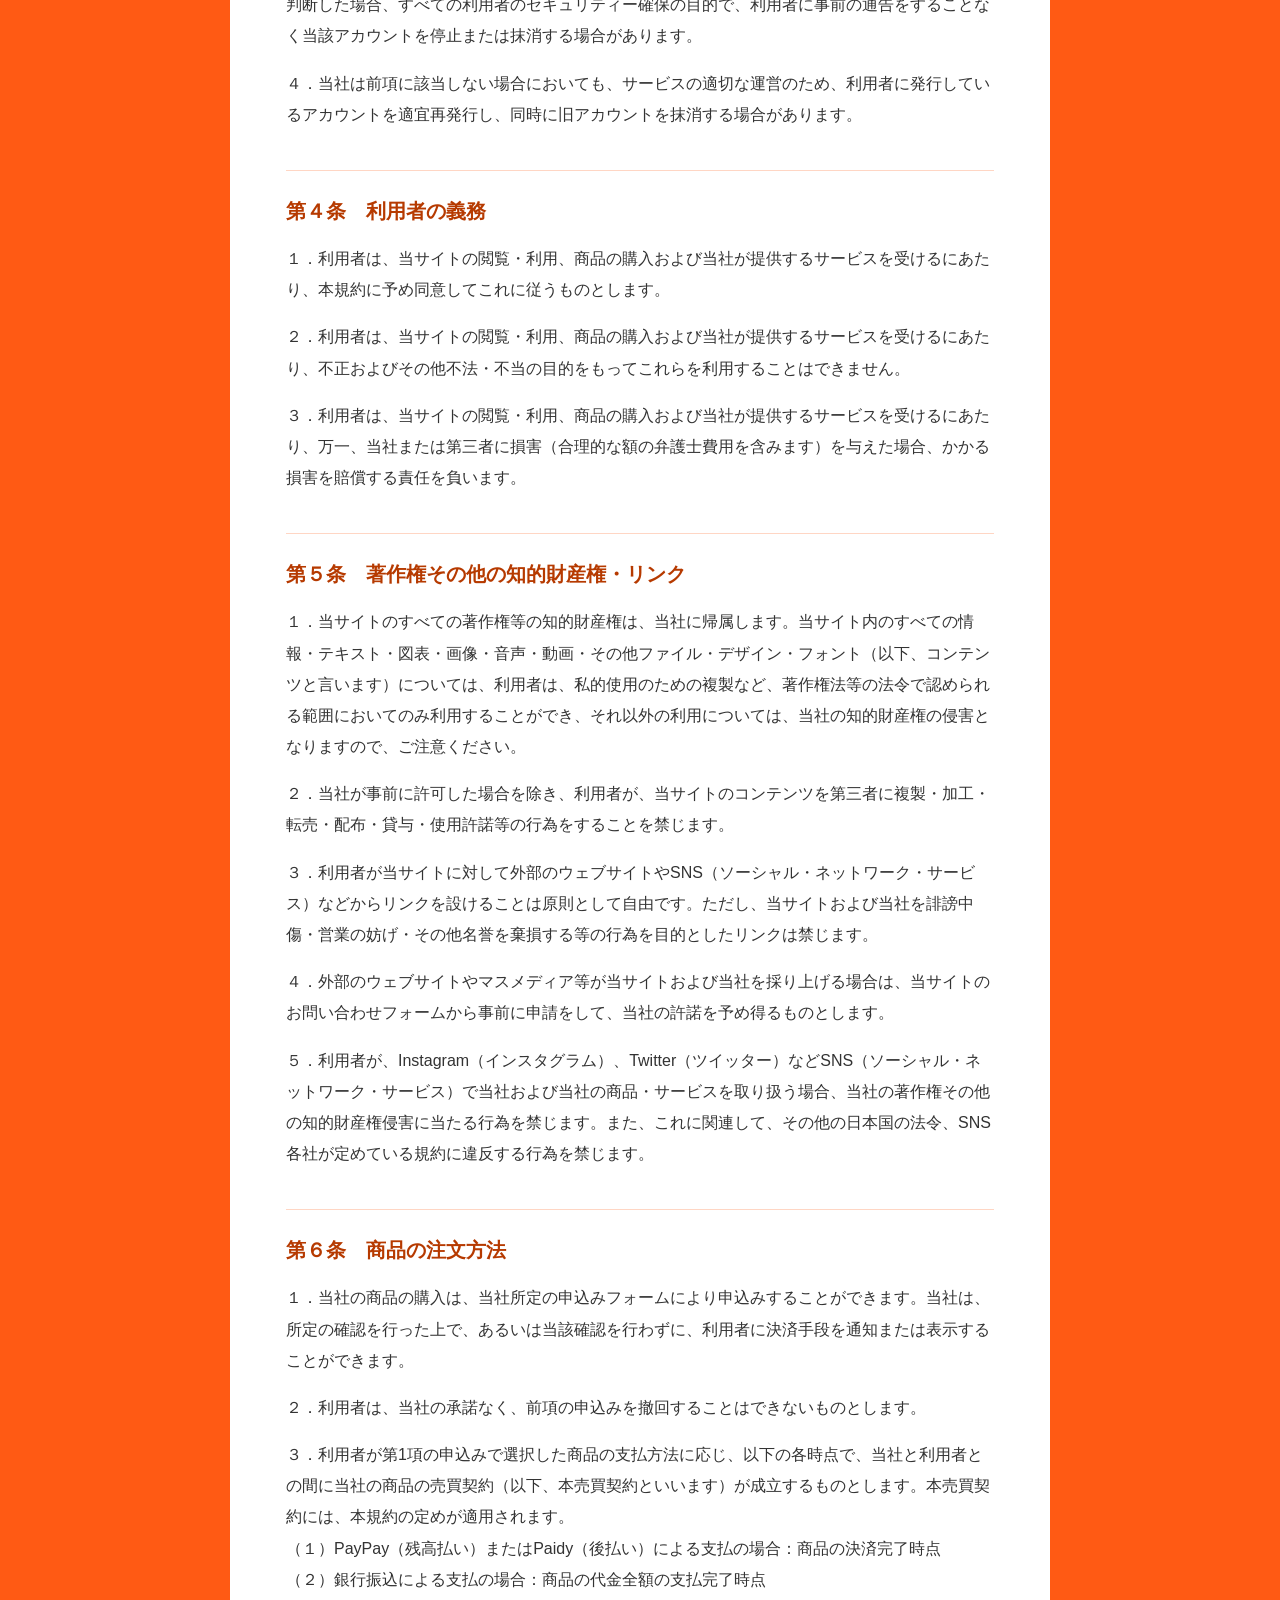
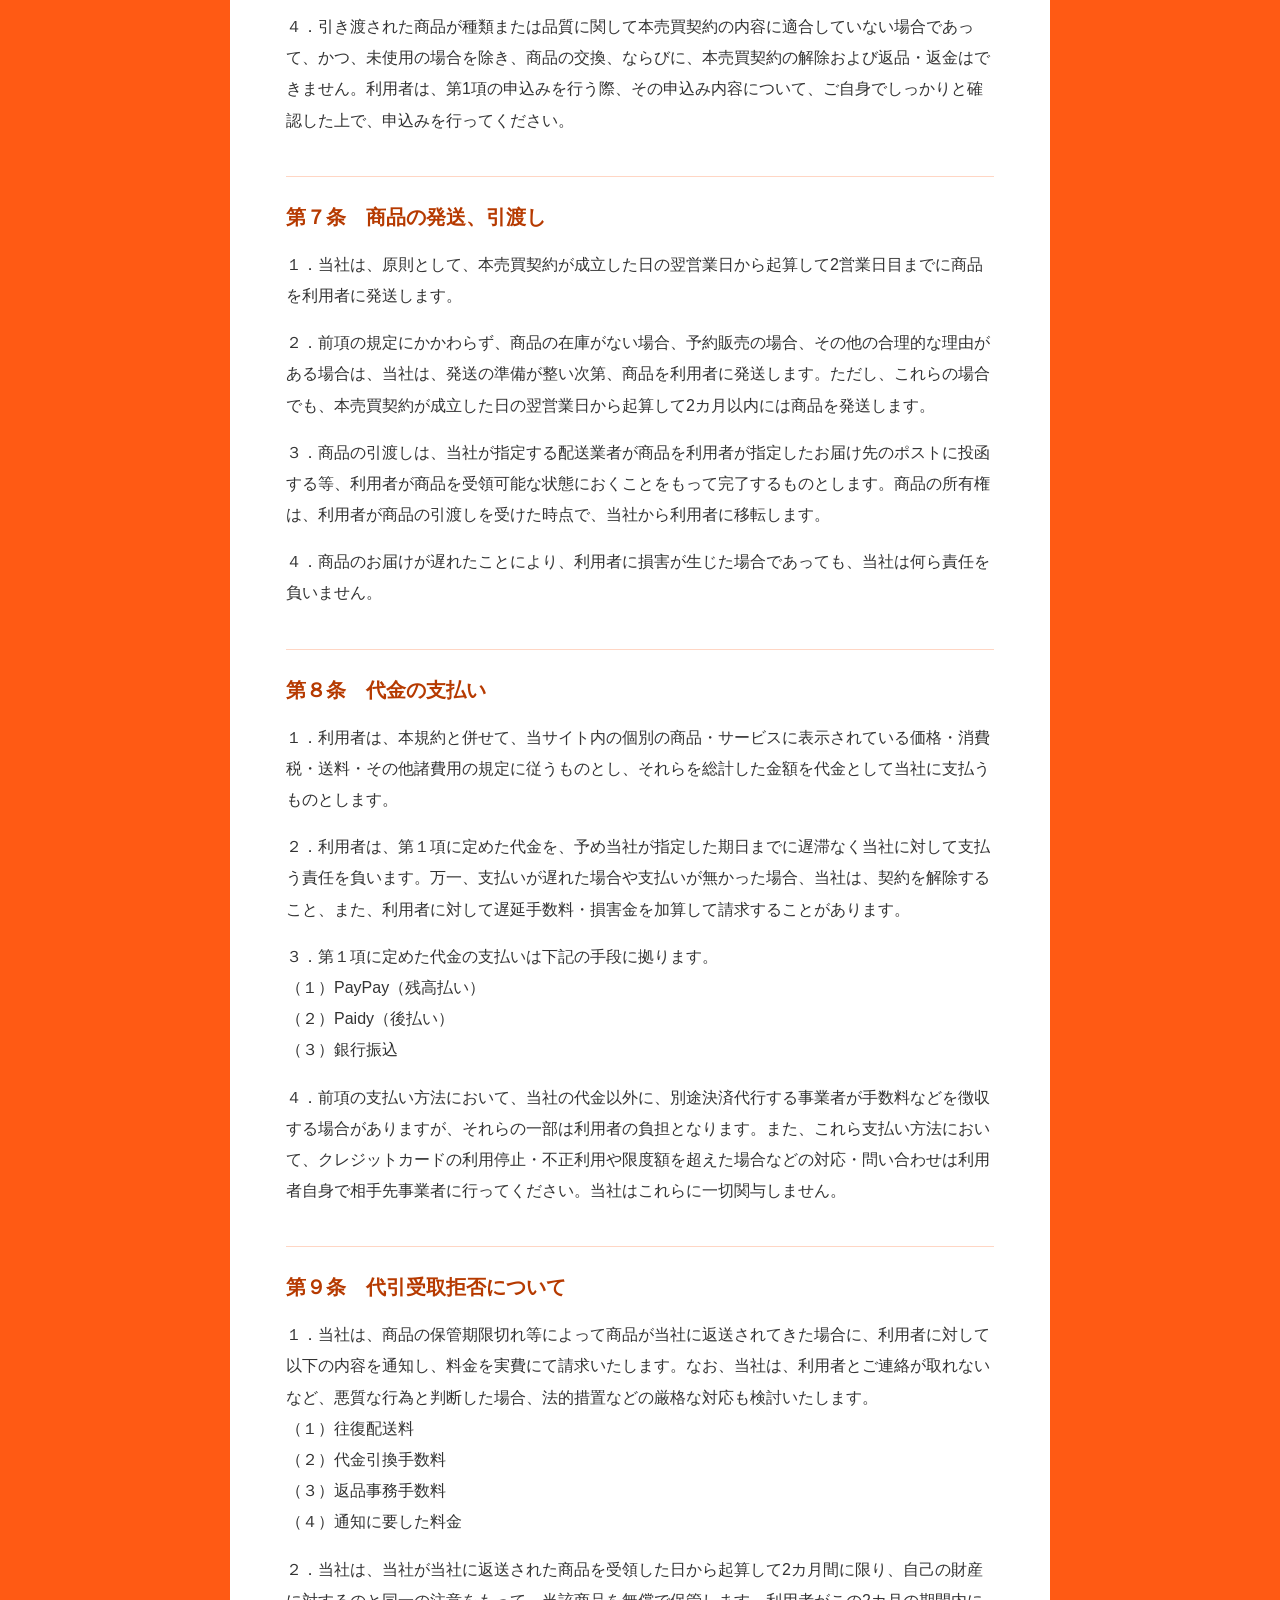
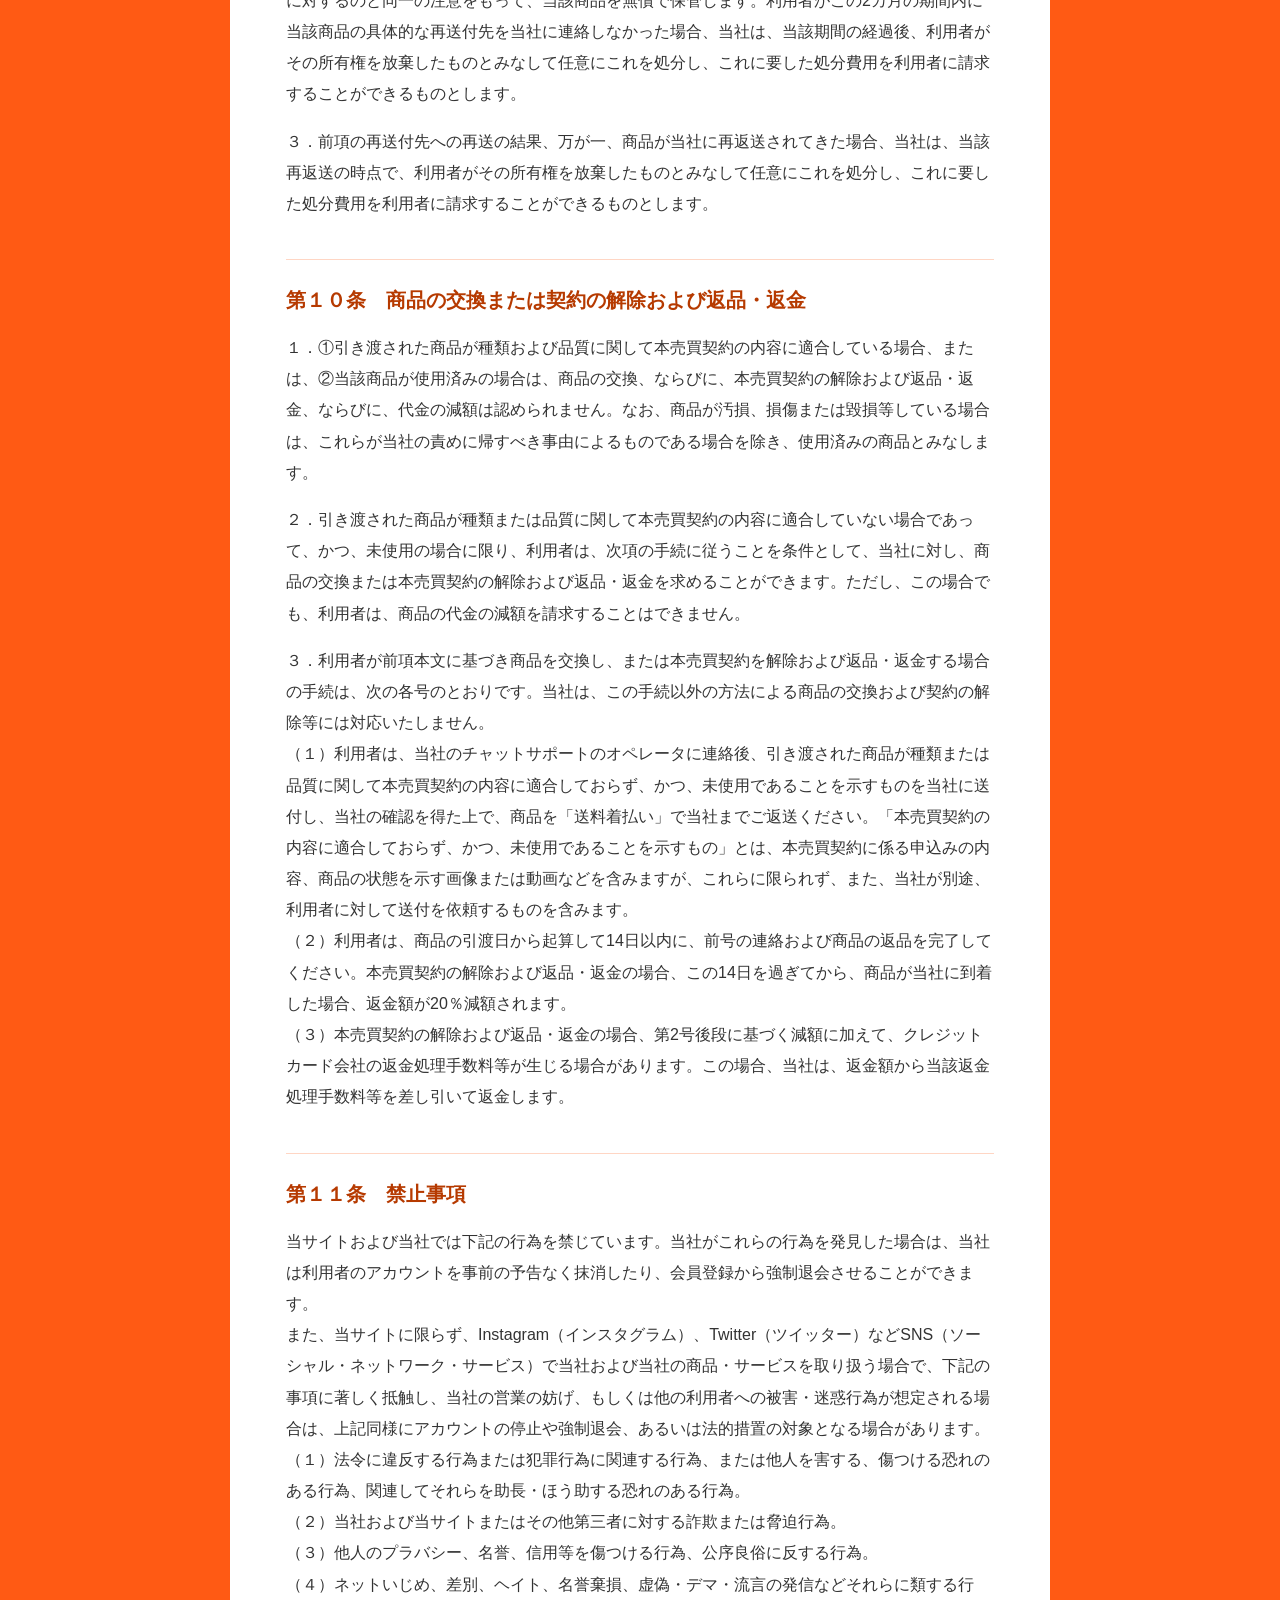
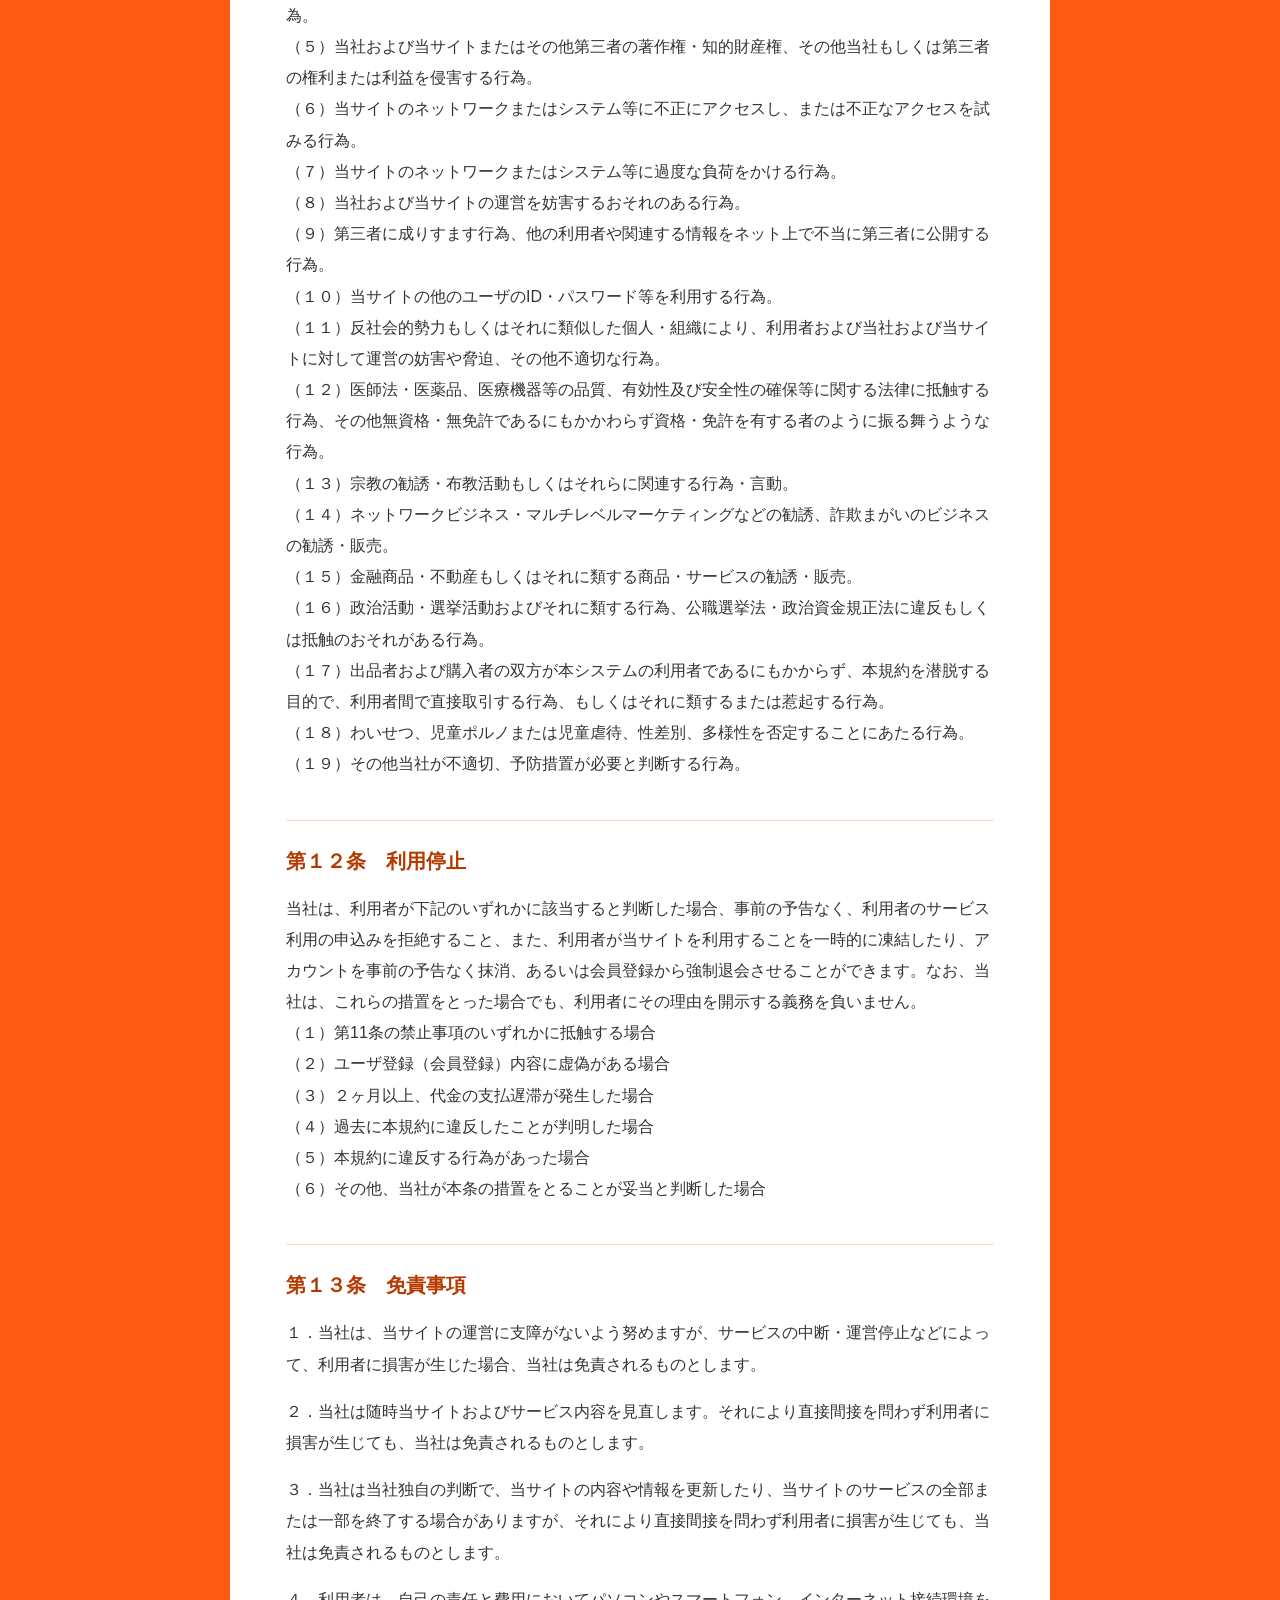
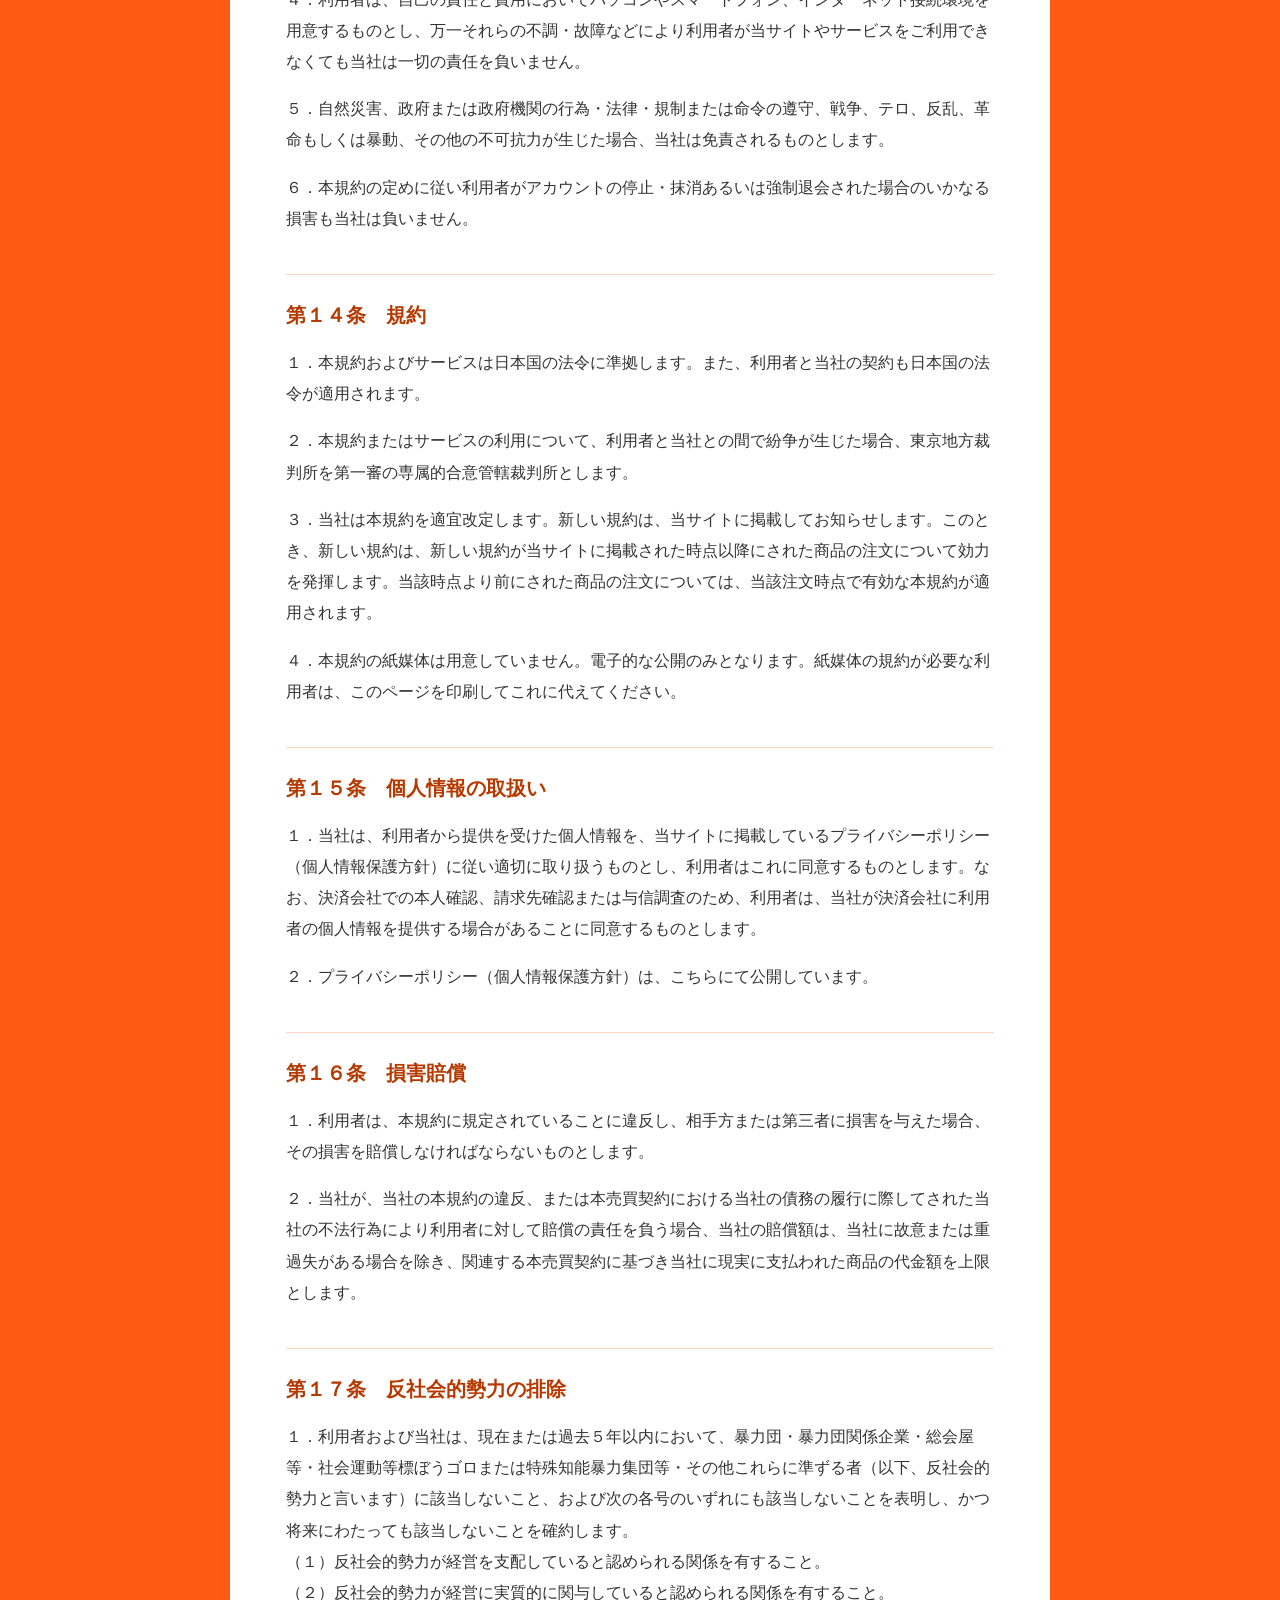
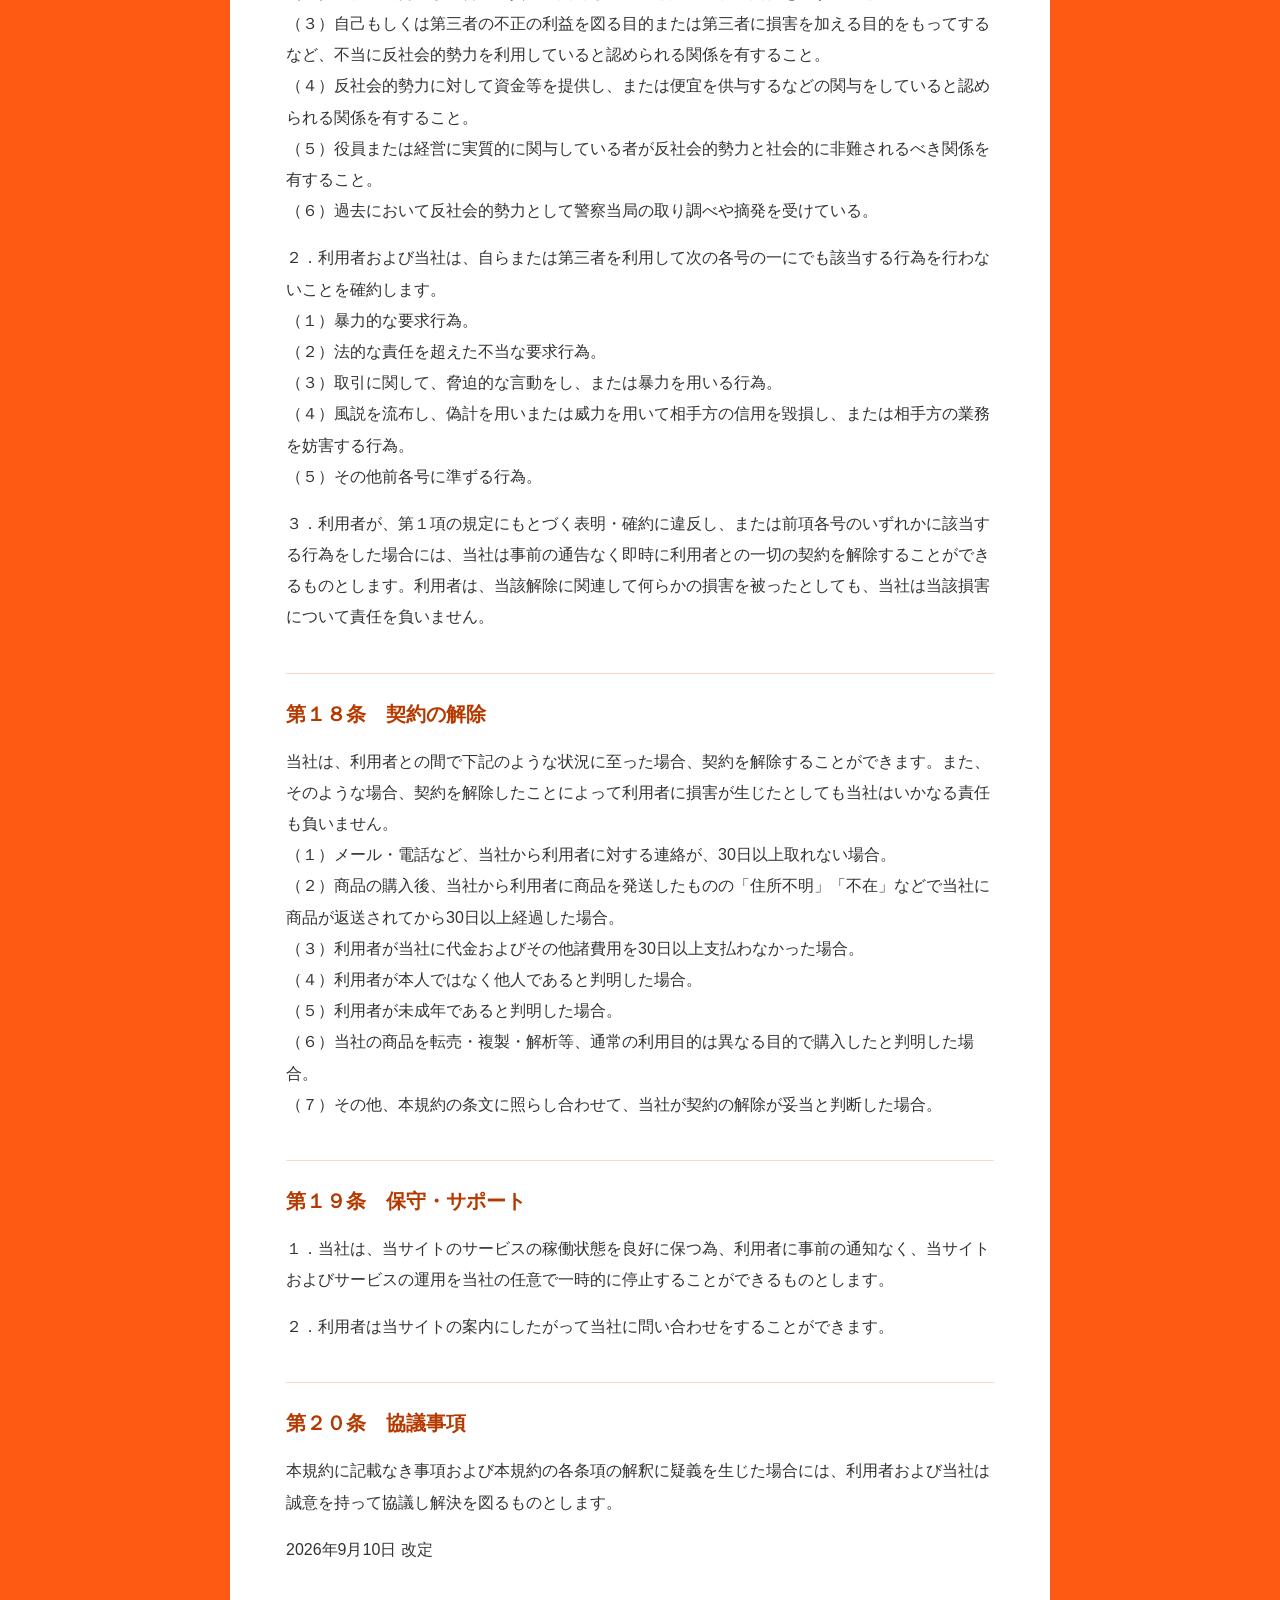
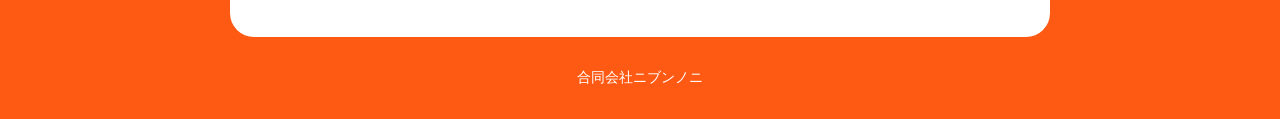
<file: terms.html>
<!doctype html>
<html lang="ja">
<head>
<meta charset="utf-8">
<meta name="viewport" content="width=device-width,initial-scale=1">
<title>ご利用規約 — DOOPE</title>
<style>
*{box-sizing:border-box}body{margin:0;background:#ff5a14;color:#333;font-family:Arial,"Hiragino Kaku Gothic ProN","Yu Gothic",Meiryo,sans-serif}header{background:#e1f550;padding:20px max(24px,calc((100% - 820px)/2));color:#b63a00;font-size:24px;font-weight:800}main{max-width:820px;margin:32px auto;padding:clamp(24px,5vw,56px);background:#fff;border-radius:24px}h1{margin:0 0 32px;color:#b63a00;font-size:clamp(26px,5vw,36px)}h2{margin:40px 0 16px;padding-top:24px;border-top:1px solid #ffd6c4;color:#b63a00;font-size:20px;line-height:1.6}p{margin:16px 0;font-size:16px;line-height:1.95;overflow-wrap:anywhere}footer{text-align:center;padding:0 24px 32px;color:#fff;font-size:14px}@media(max-width:600px){main{margin:20px 12px;border-radius:18px}h2{font-size:18px}}@media print{body{background:#fff}header,footer{display:none}main{margin:0;max-width:none;padding:0}h2{break-after:avoid}p{orphans:3;widows:3}}
header .header-logo{display:block;width:107px;height:56px;object-fit:contain}
.header-home{display:block;width:107px;border-radius:4px}.header-home:focus-visible{outline:3px solid #ff5a14;outline-offset:6px}
</style>
</head>
<body>
<header><a class="header-home" href="index.html" aria-label="DOOPEトップページへ"><img class="header-logo" src="assets/lp-imgGroup4.svg" alt="DOOPE" width="107" height="56"></a></header>
<main>
<h1>ご利用規約</h1>
<p>このご利用規約（以下、本規約と言います）は、合同会社ニブンノニ（以下、当社と言います）の運営するウェブサイトDOOPE（ドープ）[URL]（以下、当サイトと言います）が提供するサービス（以下、サービスと言います）を通じて商品をご購入いただく際の、ご利用者（以下、利用者と言います）と当社間の一切の関係に適用されます。</p>
<h2>第１条　利用者</h2>
<p>１．当サイトおよびサービスを受けるすべての利用者は、予め本規約に同意してから、当サイトおよびサービスをご利用いただくものとします。本規約に同意されない場合は、商品を購入することができず、また、当サイトおよびサービスを受けることができません。また、当サイトやサービスの一部に個別の規定が設けられている場合、利用者は、当該個別規定に従い当該サービスをご利用いただくものとします。</p>
<p>２．利用者は、サービスを利用するにあたり、第三者に迷惑、不利益を与える等の行為、サービスの運営に支障をきたす行為、公序良俗に反するような行為を行なわないものとします。</p>
<p>３．利用者は、サービスの掲載内容の全部または一部を無断で転載・複写・蓄積・転送・改変するなど、著作権侵害の可能性を有する行為を行なわないものとします。</p>
<h2>第２条　ユーザ登録（会員登録）</h2>
<p>１．利用者は、当サイトで商品を購入したり、サービスを受ける場合、当社に対して事前にユーザ登録（会員登録）する必要があります。このとき当社から発行され利用者に交付されるＩＤとパスワードをアカウントと言います。利用者はこのアカウントを自己の責任において厳重に管理するものとします。</p>
<p>２．ただし、アカウントを発行せずに購入するゲスト購入の場合、アカウントは交付されません。</p>
<p>３．利用者は、メールアドレス・住所・氏名など、ユーザ登録（会員登録）した内容に変更があった場合、すみやかにユーザ登録（会員登録）内容の変更手続を行なうものとします。</p>
<p>４．利用者は、登録した住所またはメールアドレスに対して、当社から当サイトに関するお知らせやサービスに関する通知、ダイレクトメール等の送付・通知をすることを承認するものとします。ただし、利用者は、いつでも、当社に対し、当該通知等を不要とする連絡を行うことができます。</p>
<h2>第３条　アカウント</h2>
<p>１．当社は、利用者がアカウントを第三者に使用させること、および、第三者にアカウントを譲渡・貸与・共有・売買または質入れ等することを禁じます。</p>
<p>２．利用者は、アカウントを紛失・流出・漏洩した場合、または、アカウントを利用しなくなった場合、あるいは第三者のアカウントを入手した場合、すみやかに当社に届け出るものとします。</p>
<p>３．当社は利用者に発行したアカウントが利用者以外の第三者に漏洩・盗用された可能性があると判断した場合、すべての利用者のセキュリティー確保の目的で、利用者に事前の通告をすることなく当該アカウントを停止または抹消する場合があります。</p>
<p>４．当社は前項に該当しない場合においても、サービスの適切な運営のため、利用者に発行しているアカウントを適宜再発行し、同時に旧アカウントを抹消する場合があります。</p>
<h2>第４条　利用者の義務</h2>
<p>１．利用者は、当サイトの閲覧・利用、商品の購入および当社が提供するサービスを受けるにあたり、本規約に予め同意してこれに従うものとします。</p>
<p>２．利用者は、当サイトの閲覧・利用、商品の購入および当社が提供するサービスを受けるにあたり、不正およびその他不法・不当の目的をもってこれらを利用することはできません。</p>
<p>３．利用者は、当サイトの閲覧・利用、商品の購入および当社が提供するサービスを受けるにあたり、万一、当社または第三者に損害（合理的な額の弁護士費用を含みます）を与えた場合、かかる損害を賠償する責任を負います。</p>
<h2>第５条　著作権その他の知的財産権・リンク</h2>
<p>１．当サイトのすべての著作権等の知的財産権は、当社に帰属します。当サイト内のすべての情報・テキスト・図表・画像・音声・動画・その他ファイル・デザイン・フォント（以下、コンテンツと言います）については、利用者は、私的使用のための複製など、著作権法等の法令で認められる範囲においてのみ利用することができ、それ以外の利用については、当社の知的財産権の侵害となりますので、ご注意ください。</p>
<p>２．当社が事前に許可した場合を除き、利用者が、当サイトのコンテンツを第三者に複製・加工・転売・配布・貸与・使用許諾等の行為をすることを禁じます。</p>
<p>３．利用者が当サイトに対して外部のウェブサイトやSNS（ソーシャル・ネットワーク・サービス）などからリンクを設けることは原則として自由です。ただし、当サイトおよび当社を誹謗中傷・営業の妨げ・その他名誉を棄損する等の行為を目的としたリンクは禁じます。</p>
<p>４．外部のウェブサイトやマスメディア等が当サイトおよび当社を採り上げる場合は、当サイトのお問い合わせフォームから事前に申請をして、当社の許諾を予め得るものとします。</p>
<p>５．利用者が、Instagram（インスタグラム）、Twitter（ツイッター）などSNS（ソーシャル・ネットワーク・サービス）で当社および当社の商品・サービスを取り扱う場合、当社の著作権その他の知的財産権侵害に当たる行為を禁じます。また、これに関連して、その他の日本国の法令、SNS各社が定めている規約に違反する行為を禁じます。</p>
<h2>第６条　商品の注文方法</h2>
<p>１．当社の商品の購入は、当社所定の申込みフォームにより申込みすることができます。当社は、所定の確認を行った上で、あるいは当該確認を行わずに、利用者に決済手段を通知または表示することができます。</p>
<p>２．利用者は、当社の承諾なく、前項の申込みを撤回することはできないものとします。</p>
<p>３．利用者が第1項の申込みで選択した商品の支払方法に応じ、以下の各時点で、当社と利用者との間に当社の商品の売買契約（以下、本売買契約といいます）が成立するものとします。本売買契約には、本規約の定めが適用されます。<br>（１）PayPay（残高払い）またはPaidy（後払い）による支払の場合：商品の決済完了時点<br>（２）銀行振込による支払の場合：商品の代金全額の支払完了時点</p>
<p>４．引き渡された商品が種類または品質に関して本売買契約の内容に適合していない場合であって、かつ、未使用の場合を除き、商品の交換、ならびに、本売買契約の解除および返品・返金はできません。利用者は、第1項の申込みを行う際、その申込み内容について、ご自身でしっかりと確認した上で、申込みを行ってください。</p>
<h2>第７条　商品の発送、引渡し</h2>
<p>１．当社は、原則として、本売買契約が成立した日の翌営業日から起算して2営業日目までに商品を利用者に発送します。</p>
<p>２．前項の規定にかかわらず、商品の在庫がない場合、予約販売の場合、その他の合理的な理由がある場合は、当社は、発送の準備が整い次第、商品を利用者に発送します。ただし、これらの場合でも、本売買契約が成立した日の翌営業日から起算して2カ月以内には商品を発送します。</p>
<p>３．商品の引渡しは、当社が指定する配送業者が商品を利用者が指定したお届け先のポストに投函する等、利用者が商品を受領可能な状態におくことをもって完了するものとします。商品の所有権は、利用者が商品の引渡しを受けた時点で、当社から利用者に移転します。</p>
<p>４．商品のお届けが遅れたことにより、利用者に損害が生じた場合であっても、当社は何ら責任を負いません。</p>
<h2>第８条　代金の支払い</h2>
<p>１．利用者は、本規約と併せて、当サイト内の個別の商品・サービスに表示されている価格・消費税・送料・その他諸費用の規定に従うものとし、それらを総計した金額を代金として当社に支払うものとします。</p>
<p>２．利用者は、第１項に定めた代金を、予め当社が指定した期日までに遅滞なく当社に対して支払う責任を負います。万一、支払いが遅れた場合や支払いが無かった場合、当社は、契約を解除すること、また、利用者に対して遅延手数料・損害金を加算して請求することがあります。</p>
<p>３．第１項に定めた代金の支払いは下記の手段に拠ります。<br>（１）PayPay（残高払い）<br>（２）Paidy（後払い）<br>（３）銀行振込</p>
<p>４．前項の支払い方法において、当社の代金以外に、別途決済代行する事業者が手数料などを徴収する場合がありますが、それらの一部は利用者の負担となります。また、これら支払い方法において、クレジットカードの利用停止・不正利用や限度額を超えた場合などの対応・問い合わせは利用者自身で相手先事業者に行ってください。当社はこれらに一切関与しません。</p>
<h2>第９条　代引受取拒否について</h2>
<p>１．当社は、商品の保管期限切れ等によって商品が当社に返送されてきた場合に、利用者に対して以下の内容を通知し、料金を実費にて請求いたします。なお、当社は、利用者とご連絡が取れないなど、悪質な行為と判断した場合、法的措置などの厳格な対応も検討いたします。<br>（１）往復配送料<br>（２）代金引換手数料<br>（３）返品事務手数料<br>（４）通知に要した料金</p>
<p>２．当社は、当社が当社に返送された商品を受領した日から起算して2カ月間に限り、自己の財産に対するのと同一の注意をもって、当該商品を無償で保管します。利用者がこの2カ月の期間内に当該商品の具体的な再送付先を当社に連絡しなかった場合、当社は、当該期間の経過後、利用者がその所有権を放棄したものとみなして任意にこれを処分し、これに要した処分費用を利用者に請求することができるものとします。</p>
<p>３．前項の再送付先への再送の結果、万が一、商品が当社に再返送されてきた場合、当社は、当該再返送の時点で、利用者がその所有権を放棄したものとみなして任意にこれを処分し、これに要した処分費用を利用者に請求することができるものとします。</p>
<h2>第１０条　商品の交換または契約の解除および返品・返金</h2>
<p>１．①引き渡された商品が種類および品質に関して本売買契約の内容に適合している場合、または、②当該商品が使用済みの場合は、商品の交換、ならびに、本売買契約の解除および返品・返金、ならびに、代金の減額は認められません。なお、商品が汚損、損傷または毀損等している場合は、これらが当社の責めに帰すべき事由によるものである場合を除き、使用済みの商品とみなします。</p>
<p>２．引き渡された商品が種類または品質に関して本売買契約の内容に適合していない場合であって、かつ、未使用の場合に限り、利用者は、次項の手続に従うことを条件として、当社に対し、商品の交換または本売買契約の解除および返品・返金を求めることができます。ただし、この場合でも、利用者は、商品の代金の減額を請求することはできません。</p>
<p>３．利用者が前項本文に基づき商品を交換し、または本売買契約を解除および返品・返金する場合の手続は、次の各号のとおりです。当社は、この手続以外の方法による商品の交換および契約の解除等には対応いたしません。<br>（１）利用者は、当社のチャットサポートのオペレータに連絡後、引き渡された商品が種類または品質に関して本売買契約の内容に適合しておらず、かつ、未使用であることを示すものを当社に送付し、当社の確認を得た上で、商品を「送料着払い」で当社までご返送ください。「本売買契約の内容に適合しておらず、かつ、未使用であることを示すもの」とは、本売買契約に係る申込みの内容、商品の状態を示す画像または動画などを含みますが、これらに限られず、また、当社が別途、利用者に対して送付を依頼するものを含みます。<br>（２）利用者は、商品の引渡日から起算して14日以内に、前号の連絡および商品の返品を完了してください。本売買契約の解除および返品・返金の場合、この14日を過ぎてから、商品が当社に到着した場合、返金額が20％減額されます。<br>（３）本売買契約の解除および返品・返金の場合、第2号後段に基づく減額に加えて、クレジットカード会社の返金処理手数料等が生じる場合があります。この場合、当社は、返金額から当該返金処理手数料等を差し引いて返金します。</p>
<h2>第１１条　禁止事項</h2>
<p>当サイトおよび当社では下記の行為を禁じています。当社がこれらの行為を発見した場合は、当社は利用者のアカウントを事前の予告なく抹消したり、会員登録から強制退会させることができます。<br>また、当サイトに限らず、Instagram（インスタグラム）、Twitter（ツイッター）などSNS（ソーシャル・ネットワーク・サービス）で当社および当社の商品・サービスを取り扱う場合で、下記の事項に著しく抵触し、当社の営業の妨げ、もしくは他の利用者への被害・迷惑行為が想定される場合は、上記同様にアカウントの停止や強制退会、あるいは法的措置の対象となる場合があります。<br>（１）法令に違反する行為または犯罪行為に関連する行為、または他人を害する、傷つける恐れのある行為、関連してそれらを助長・ほう助する恐れのある行為。<br>（２）当社および当サイトまたはその他第三者に対する詐欺または脅迫行為。<br>（３）他人のプラバシー、名誉、信用等を傷つける行為、公序良俗に反する行為。<br>（４）ネットいじめ、差別、ヘイト、名誉棄損、虚偽・デマ・流言の発信などそれらに類する行為。<br>（５）当社および当サイトまたはその他第三者の著作権・知的財産権、その他当社もしくは第三者の権利または利益を侵害する行為。<br>（６）当サイトのネットワークまたはシステム等に不正にアクセスし、または不正なアクセスを試みる行為。<br>（７）当サイトのネットワークまたはシステム等に過度な負荷をかける行為。<br>（８）当社および当サイトの運営を妨害するおそれのある行為。<br>（９）第三者に成りすます行為、他の利用者や関連する情報をネット上で不当に第三者に公開する行為。<br>（１０）当サイトの他のユーザのID・パスワード等を利用する行為。<br>（１１）反社会的勢力もしくはそれに類似した個人・組織により、利用者および当社および当サイトに対して運営の妨害や脅迫、その他不適切な行為。<br>（１２）医師法・医薬品、医療機器等の品質、有効性及び安全性の確保等に関する法律に抵触する行為、その他無資格・無免許であるにもかかわらず資格・免許を有する者のように振る舞うような行為。<br>（１３）宗教の勧誘・布教活動もしくはそれらに関連する行為・言動。<br>（１４）ネットワークビジネス・マルチレベルマーケティングなどの勧誘、詐欺まがいのビジネスの勧誘・販売。<br>（１５）金融商品・不動産もしくはそれに類する商品・サービスの勧誘・販売。<br>（１６）政治活動・選挙活動およびそれに類する行為、公職選挙法・政治資金規正法に違反もしくは抵触のおそれがある行為。<br>（１７）出品者および購入者の双方が本システムの利用者であるにもかからず、本規約を潜脱する目的で、利用者間で直接取引する行為、もしくはそれに類するまたは惹起する行為。<br>（１８）わいせつ、児童ポルノまたは児童虐待、性差別、多様性を否定することにあたる行為。<br>（１９）その他当社が不適切、予防措置が必要と判断する行為。</p>
<h2>第１２条　利用停止</h2>
<p>当社は、利用者が下記のいずれかに該当すると判断した場合、事前の予告なく、利用者のサービス利用の申込みを拒絶すること、また、利用者が当サイトを利用することを一時的に凍結したり、アカウントを事前の予告なく抹消、あるいは会員登録から強制退会させることができます。なお、当社は、これらの措置をとった場合でも、利用者にその理由を開示する義務を負いません。<br>（１）第11条の禁止事項のいずれかに抵触する場合<br>（２）ユーザ登録（会員登録）内容に虚偽がある場合<br>（３）２ヶ月以上、代金の支払遅滞が発生した場合<br>（４）過去に本規約に違反したことが判明した場合<br>（５）本規約に違反する行為があった場合<br>（６）その他、当社が本条の措置をとることが妥当と判断した場合</p>
<h2>第１３条　免責事項</h2>
<p>１．当社は、当サイトの運営に支障がないよう努めますが、サービスの中断・運営停止などによって、利用者に損害が生じた場合、当社は免責されるものとします。</p>
<p>２．当社は随時当サイトおよびサービス内容を見直します。それにより直接間接を問わず利用者に損害が生じても、当社は免責されるものとします。</p>
<p>３．当社は当社独自の判断で、当サイトの内容や情報を更新したり、当サイトのサービスの全部または一部を終了する場合がありますが、それにより直接間接を問わず利用者に損害が生じても、当社は免責されるものとします。</p>
<p>４．利用者は、自己の責任と費用においてパソコンやスマートフォン、インターネット接続環境を用意するものとし、万一それらの不調・故障などにより利用者が当サイトやサービスをご利用できなくても当社は一切の責任を負いません。</p>
<p>５．自然災害、政府または政府機関の行為・法律・規制または命令の遵守、戦争、テロ、反乱、革命もしくは暴動、その他の不可抗力が生じた場合、当社は免責されるものとします。</p>
<p>６．本規約の定めに従い利用者がアカウントの停止・抹消あるいは強制退会された場合のいかなる損害も当社は負いません。</p>
<h2>第１４条　規約</h2>
<p>１．本規約およびサービスは日本国の法令に準拠します。また、利用者と当社の契約も日本国の法令が適用されます。</p>
<p>２．本規約またはサービスの利用について、利用者と当社との間で紛争が生じた場合、東京地方裁判所を第一審の専属的合意管轄裁判所とします。</p>
<p>３．当社は本規約を適宜改定します。新しい規約は、当サイトに掲載してお知らせします。このとき、新しい規約は、新しい規約が当サイトに掲載された時点以降にされた商品の注文について効力を発揮します。当該時点より前にされた商品の注文については、当該注文時点で有効な本規約が適用されます。</p>
<p>４．本規約の紙媒体は用意していません。電子的な公開のみとなります。紙媒体の規約が必要な利用者は、このページを印刷してこれに代えてください。</p>
<h2>第１５条　個人情報の取扱い</h2>
<p>１．当社は、利用者から提供を受けた個人情報を、当サイトに掲載しているプライバシーポリシー（個人情報保護方針）に従い適切に取り扱うものとし、利用者はこれに同意するものとします。なお、決済会社での本人確認、請求先確認または与信調査のため、利用者は、当社が決済会社に利用者の個人情報を提供する場合があることに同意するものとします。</p>
<p>２．プライバシーポリシー（個人情報保護方針）は、こちらにて公開しています。</p>
<h2>第１６条　損害賠償</h2>
<p>１．利用者は、本規約に規定されていることに違反し、相手方または第三者に損害を与えた場合、その損害を賠償しなければならないものとします。</p>
<p>２．当社が、当社の本規約の違反、または本売買契約における当社の債務の履行に際してされた当社の不法行為により利用者に対して賠償の責任を負う場合、当社の賠償額は、当社に故意または重過失がある場合を除き、関連する本売買契約に基づき当社に現実に支払われた商品の代金額を上限とします。</p>
<h2>第１７条　反社会的勢力の排除</h2>
<p>１．利用者および当社は、現在または過去５年以内において、暴力団・暴力団関係企業・総会屋等・社会運動等標ぼうゴロまたは特殊知能暴力集団等・その他これらに準ずる者（以下、反社会的勢力と言います）に該当しないこと、および次の各号のいずれにも該当しないことを表明し、かつ将来にわたっても該当しないことを確約します。<br>（１）反社会的勢力が経営を支配していると認められる関係を有すること。<br>（２）反社会的勢力が経営に実質的に関与していると認められる関係を有すること。<br>（３）自己もしくは第三者の不正の利益を図る目的または第三者に損害を加える目的をもってするなど、不当に反社会的勢力を利用していると認められる関係を有すること。<br>（４）反社会的勢力に対して資金等を提供し、または便宜を供与するなどの関与をしていると認められる関係を有すること。<br>（５）役員または経営に実質的に関与している者が反社会的勢力と社会的に非難されるべき関係を有すること。<br>（６）過去において反社会的勢力として警察当局の取り調べや摘発を受けている。</p>
<p>２．利用者および当社は、自らまたは第三者を利用して次の各号の一にでも該当する行為を行わないことを確約します。<br>（１）暴力的な要求行為。<br>（２）法的な責任を超えた不当な要求行為。<br>（３）取引に関して、脅迫的な言動をし、または暴力を用いる行為。<br>（４）風説を流布し、偽計を用いまたは威力を用いて相手方の信用を毀損し、または相手方の業務を妨害する行為。<br>（５）その他前各号に準ずる行為。</p>
<p>３．利用者が、第１項の規定にもとづく表明・確約に違反し、または前項各号のいずれかに該当する行為をした場合には、当社は事前の通告なく即時に利用者との一切の契約を解除することができるものとします。利用者は、当該解除に関連して何らかの損害を被ったとしても、当社は当該損害について責任を負いません。</p>
<h2>第１８条　契約の解除</h2>
<p>当社は、利用者との間で下記のような状況に至った場合、契約を解除することができます。また、そのような場合、契約を解除したことによって利用者に損害が生じたとしても当社はいかなる責任も負いません。<br>（１）メール・電話など、当社から利用者に対する連絡が、30日以上取れない場合。<br>（２）商品の購入後、当社から利用者に商品を発送したものの「住所不明」「不在」などで当社に商品が返送されてから30日以上経過した場合。<br>（３）利用者が当社に代金およびその他諸費用を30日以上支払わなかった場合。<br>（４）利用者が本人ではなく他人であると判明した場合。<br>（５）利用者が未成年であると判明した場合。<br>（６）当社の商品を転売・複製・解析等、通常の利用目的は異なる目的で購入したと判明した場合。<br>（７）その他、本規約の条文に照らし合わせて、当社が契約の解除が妥当と判断した場合。</p>
<h2>第１９条　保守・サポート</h2>
<p>１．当社は、当サイトのサービスの稼働状態を良好に保つ為、利用者に事前の通知なく、当サイトおよびサービスの運用を当社の任意で一時的に停止することができるものとします。</p>
<p>２．利用者は当サイトの案内にしたがって当社に問い合わせをすることができます。</p>
<h2>第２０条　協議事項</h2>
<p>本規約に記載なき事項および本規約の各条項の解釈に疑義を生じた場合には、利用者および当社は誠意を持って協議し解決を図るものとします。</p>
<p>2026年9月10日 改定</p>
</main>
<footer>合同会社ニブンノニ</footer>
</body>
</html>
</file>
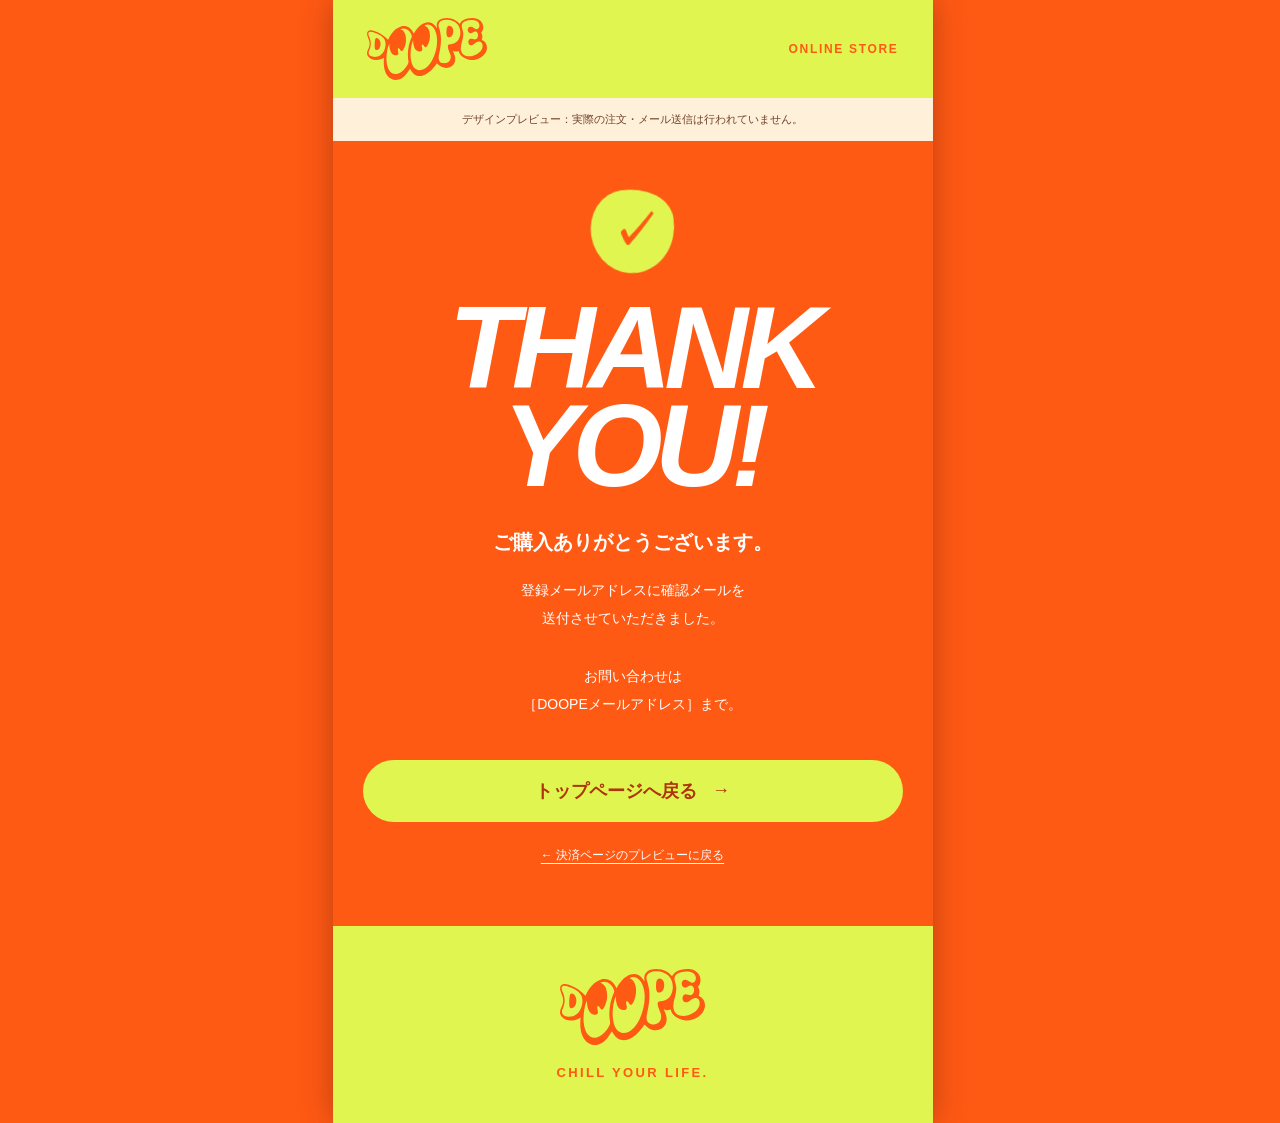
<file: thanks.html>
<!doctype html>
<html lang="ja">
<head>
  <meta charset="utf-8">
  <meta name="viewport" content="width=device-width,initial-scale=1,viewport-fit=cover">
  <meta name="robots" content="noindex">
  <title>THANK YOU — Doope</title>
  <link rel="stylesheet" href="cart.css?v=20260916-1">
  <link rel="stylesheet" href="checkout.css?v=20260917-34">
  <link rel="stylesheet" href="thanks.css?v=20260918-1">
  <link rel="stylesheet" href="page-transition.css?v=20260917-29">
  <script src="script.js?v=20260917-34" defer></script>
  <script src="thanks-receipt.js?v=20260918-1" defer></script>
</head>
<body class="cart-page thanks-page">
  <div class="cart-shell">
    <header class="cart-header">
      <a href="index.html" aria-label="DOOPEトップへ戻る"><img src="assets/lp-imgGroup4.svg" alt="DOOPE" width="214" height="112"></a>
      <span>ONLINE STORE</span>
    </header>
    <aside class="thanks-preview" aria-label="プレビューのご案内">デザインプレビュー：実際の注文・メール送信は行われていません。</aside>
    <main class="thanks-main">
      <section class="thanks-hero" aria-labelledby="thanks-title">
        <div class="thanks-seal" aria-hidden="true"><span>✓</span></div>

        <h1 id="thanks-title">THANK<br>YOU!</h1>
        <h2>ご購入ありがとうございます。</h2>
        <p class="thanks-message">登録メールアドレスに確認メールを<br>送付させていただきました。</p><p class="thanks-message thanks-contact">お問い合わせは<br>［DOOPEメールアドレス］まで。</p>
      </section>
      <a class="primary" href="index.html">トップページへ戻る <span aria-hidden="true">→</span></a>
      <a class="back thanks-back" href="checkout.html">← 決済ページのプレビューに戻る</a>
    </main>
    <footer class="cart-footer"><img src="assets/lp-imgGroup4.svg" alt="DOOPE" width="214" height="112"><p>CHILL YOUR LIFE.</p></footer>
  </div>
</body>
</html>
</file>
<file: page-transition.css>
/* Fixed to the viewport, outside the scaled Figma artboard. */
.liquid-page-transition{position:fixed;inset:0;width:100vw;height:100dvh;z-index:2147483000;pointer-events:auto;overflow:hidden}
.is-liquid-navigating{touch-action:none}
.is-liquid-navigating .buy-now-visual{animation-play-state:paused}

/* Keep the same content width throughout navigation and page reveal. */
html{scrollbar-gutter:stable}
</file>
<file: buy.css>
@charset "UTF-8";
.buy-page{background:#ff5a14}
.buy-shell{position:relative;width:100%;max-width:600px;height:0;margin:0 auto;overflow:visible;box-shadow:0 0 30px rgba(110,32,10,.45)}
.buy-artboard{position:absolute;left:0;top:0;width:1080px;height:6644px;overflow:hidden;background:#ff5a14;opacity:0;transform-origin:top left;color:#fff;font-family:Inter,Helvetica,Arial,sans-serif}
.buy-artboard.is-scaled{opacity:1}
.buy-header,.buy-footer{position:absolute;left:0;width:1080px;height:174px;background:#e1f550}
.buy-header{top:0}
.buy-footer{top:6470px}
.buy-header a{position:absolute;left:160.02px;top:21.52px;width:214.15px;height:112.25px}
.buy-header img{width:100%;height:100%}
.buy-main{position:absolute;left:0;top:174px;width:1080px;height:6296px;background:#ff5a14}
.buy-gallery{position:absolute;left:137px;top:103px;width:806px;height:906px;touch-action:pan-y;user-select:none}
.buy-gallery__viewport{width:806px;height:806px;overflow:hidden}
.buy-gallery__track{--carousel-index:0;--carousel-drag:0px;display:flex;width:400%;height:806px;transform:translate3d(calc(var(--carousel-index) * -25% + var(--carousel-drag)),0,0);transition:transform .42s cubic-bezier(.22,.72,.28,1);will-change:transform}
.buy-gallery.is-dragging .buy-gallery__track{transition:none}
.buy-gallery__slide{position:relative;flex:0 0 25%;width:806px;height:806px;overflow:hidden;background:#ff5a14}
.buy-gallery__slide:not(:first-child){padding:20px}
.buy-gallery__slide:not(:first-child)::before{content:"";position:absolute;inset:20px;background:#ff5a14;box-shadow:0 0 20px rgba(0,0,0,.35)}
.buy-gallery__slide img{position:relative;display:block;width:100%;height:100%;object-fit:cover;pointer-events:none;-webkit-user-drag:none}
.buy-gallery__slide:first-child img{object-fit:contain}
.buy-gallery__slide--device img{width:72%;height:86%;margin:7% auto;object-fit:contain}
.buy-gallery__slide:last-child img{object-position:50% 38%}
.buy-gallery-dots{position:absolute;left:223.12px;top:864px;display:flex;gap:63.16px}
.buy-gallery-dots button{width:42.44px;height:42.44px;padding:0;border:4px solid #fff;border-radius:50%;background:transparent;cursor:pointer}
.buy-gallery-dots button.is-active{background:#fff}
.buy-gallery-dots button:focus-visible{outline:6px solid #e1f550;outline-offset:6px}
#product-title{position:absolute;left:113px;top:1077.48px;margin:0;font-size:110px;line-height:133px;font-weight:400;white-space:nowrap}
.buy-title-rule{position:absolute;left:115.73px;top:1199.82px;width:559.9px;height:3px;background:#fff}
.buy-formula{position:absolute;left:120.13px;top:1209.22px;font:400 32px/37px Helvetica,Arial,sans-serif;white-space:nowrap}
.buy-summary{position:absolute;left:113px;top:1280px;width:854px;display:grid;grid-template-columns:410px 1fr;column-gap:40px;row-gap:24px;align-items:start}
.buy-summary>img{grid-column:1;grid-row:1;display:block;width:410px;height:410px;object-fit:cover;border-radius:12px}
.buy-summary-copy{display:contents;font-size:42px;line-height:1.7;overflow-wrap:anywhere}
.buy-summary-copy h2{grid-column:2;margin:0;font-size:40px;line-height:1.5;font-weight:700}
.buy-summary-copy h2 span{display:block;font-size:32px;font-weight:400}
.buy-summary-copy p{grid-column:1 / -1;margin:0}
.buy-summary-copy p+p{grid-column:1 / -1;margin-top:12px}
.buy-order{position:absolute;inset:0;pointer-events:none}
.buy-variant{position:absolute;left:113px;width:778px;height:97px;font-size:64px;line-height:77px}
.buy-variant--half{top:2550px}
.buy-variant--full{top:2662px}
.buy-price{position:absolute;left:0;top:12px;width:240px}
.buy-size{position:absolute;left:262px;top:12px;white-space:nowrap}
.buy-variant label{position:absolute;left:577px;top:0;width:201px;height:97px}
.buy-variant select{width:201px;height:97px;padding:0 81px 0 36px;border:0;border-radius:10px;background:linear-gradient(to right,#fff 0,#fff 120px,#d9d9d9 120px,#d9d9d9 100%);color:#ff5a14;font:400 64px/97px Inter,Arial,sans-serif;appearance:none;cursor:pointer;pointer-events:auto}
/* Native popup options do not inherit the artboard's visual scale. */
.buy-variant select option{font-size:18px;line-height:1.5}
.buy-variant label::after{content:"";position:absolute;right:24px;top:30px;width:29px;height:29px;border-right:4px solid #ff5a14;border-bottom:4px solid #ff5a14;transform:rotate(45deg);pointer-events:none}
.buy-cart-button{position:absolute;left:123px;top:2829px;width:833px;height:174px;border:4px solid #fff;border-radius:44px;background:transparent;color:#fff;font:400 64px/1 Inter,Arial,sans-serif;cursor:pointer;pointer-events:auto}
.buy-cart-button{isolation:isolate;overflow:hidden;transition:color .35s ease,border-color .35s ease}
.buy-cart-button::before{content:"";position:absolute;left:var(--fill-x,50%);top:var(--fill-y,50%);width:var(--fill-size,1750px);height:var(--fill-size,1750px);border-radius:50%;background:#e1f550;transform:translate(-50%,-50%) scale(0);transition:transform .45s cubic-bezier(.2,.7,.25,1);pointer-events:none;z-index:-1}
.buy-cart-button span{position:relative;pointer-events:none}
.buy-cart-button.is-position-active,.buy-cart-button:focus-visible{color:#ff5a14;border-color:#e1f550}
.buy-cart-button.is-position-active::before,.buy-cart-button:focus-visible::before{transform:translate(-50%,-50%) scale(1)}
@media(prefers-reduced-motion:reduce){.buy-cart-button::before{transition:none}}
.buy-cart-button:focus-visible,.buy-variant select:focus-visible{outline:6px solid #e1f550;outline-offset:6px}
.buy-cart-status{position:absolute;left:123px;top:3012px;width:833px;text-align:center;font-size:28px}
.buy-copy-block{position:absolute;left:39px;width:1012px;font-size:44px;line-height:77px}
.buy-copy-block h2{margin:0;font:400 44px/77px Inter,Helvetica,Arial,sans-serif}
.buy-copy-block p{margin:0}
.buy-warning{top:3143.35px}
.buy-warning p{margin-top:0}
.buy-accordion{position:absolute;left:39px;top:3528.35px;width:1002px;font-size:44px;line-height:70px}
.buy-accordion details{border-top:4px solid #fff}
.buy-accordion details:last-child{border-bottom:4px solid #fff}
.buy-accordion summary{position:relative;display:flex;align-items:center;min-height:130px;padding:18px 100px 18px 0;font:400 44px/1.35 Inter,Helvetica,Arial,sans-serif;list-style:none;cursor:pointer}
.buy-accordion summary::-webkit-details-marker{display:none}
.buy-accordion summary::before,.buy-accordion summary::after{content:"";position:absolute;right:27px;top:50%;width:46px;height:4px;background:#fff;transform:translateY(-50%);transition:transform .25s ease}
.buy-accordion summary::after{transform:translateY(-50%) rotate(90deg)}
.buy-accordion details[open] summary::after{transform:translateY(-50%) rotate(0)}
.buy-accordion summary:focus-visible{outline:6px solid #e1f550;outline-offset:-6px}
.buy-accordion__content{padding:4px 0 64px}
.buy-accordion__content p{margin:0}
.buy-accordion__content p+p{margin-top:70px}
.buy-accordion__content ul{margin:70px 0 0 -11px;padding:0;list-style:none}
.buy-accordion__content li::before{content:"・"}
.buy-howto{position:absolute;left:0;top:5531px;width:1080px;height:765px}
.buy-howto h2{position:absolute;left:181px;top:20px;width:721px;margin:0;font:italic 700 88px/1 Inter,Helvetica,Arial,sans-serif;text-align:center;white-space:nowrap}
.buy-howto-rule{position:absolute;left:171.9px;top:101.93px;width:735.67px;height:4px;background:#fff}
.buy-howto-placeholder{position:absolute;left:105px;top:173.4px;width:902.1px;height:507.43px;background:#8b8b8b}
@media (prefers-reduced-motion:reduce){.buy-cart-button,.buy-gallery__track,.buy-accordion summary::after{transition:none}}

.buy-header .buy-header__cart{left:auto;right:140px;top:21.52px;width:120px;height:120px;display:flex;align-items:center;justify-content:center;border-radius:18px}
.buy-header .buy-header__cart img{width:99.19px;height:74.9px}
.buy-header .buy-header__cart:focus-visible{outline:5px solid #ff5a14;outline-offset:4px}

.buy-cart-badge{position:absolute;right:-12px;top:0;min-width:48px;height:48px;padding:0 8px;display:flex;align-items:center;justify-content:center;border-radius:999px;background:#ff5a14;color:#fff;font:700 30px/1 Arial,sans-serif;box-shadow:0 0 0 4px #e1f550;pointer-events:none}
.buy-cart-badge[hidden]{display:none}
.cart-flight{position:fixed;left:0;top:0;width:48px;height:48px;border-radius:50%;object-fit:cover;background:#e1f550;border:2px solid #e1f550;box-shadow:0 5px 15px #76230a40;pointer-events:none;z-index:1000;will-change:transform}
.cart-flight-target{position:fixed;right:max(16px,calc((100vw - 600px)/2 + 28px));top:18px;width:54px;height:54px;display:flex;align-items:center;justify-content:center;border-radius:16px;background:#e1f550;box-shadow:0 4px 18px #76230a30;z-index:999}
.cart-flight-target img{width:36px;height:28px}
.cart-flight-target .buy-cart-badge{right:-5px;top:-5px;min-width:21px;height:21px;padding:0 5px;font-size:12px;box-shadow:0 0 0 2px #e1f550}
/* Keep the popup aligned to the numeric portion of the field. */
.quantity-picker select[hidden]{display:none}
.quantity-trigger{width:201px;height:97px;padding:0 81px 0 0;border:0;border-radius:10px;background:linear-gradient(to right,#fff 0,#fff 120px,#d9d9d9 120px,#d9d9d9 100%);color:#ff5a14;font:400 64px/97px Inter,Arial,sans-serif;cursor:pointer;text-align:center}
.buy-variant:has(.quantity-open){z-index:20}
.quantity-list{position:absolute;top:100%;left:0;width:120px;padding:6px 0;border-radius:0 0 10px 10px;background:white;box-shadow:0 10px 24px #68210033;overflow:hidden;z-index:21}
.quantity-list[hidden]{display:none}
.quantity-list button{display:block;width:100%;height:82px;border:0;background:#fff;color:#ff5a14;font:400 48px/1 Inter,Arial,sans-serif;cursor:pointer;text-align:center}
.quantity-list button[aria-selected="true"]{background:#e1f550}
.quantity-list button:hover,.quantity-list button:focus{background:#ff5a14;color:#fff;outline:none}
.quantity-trigger:focus-visible{outline:6px solid #e1f550;outline-offset:6px}
.quantity-trigger,.quantity-list{pointer-events:auto}
</file>
<file: styles.css>
*{box-sizing:border-box}
html,body{margin:0;min-height:100%;width:100%;max-width:100%;overflow-x:hidden;overflow-x:clip;-webkit-text-size-adjust:100%;text-size-adjust:100%}
body{font-family:Helvetica,Arial,'Zen Kaku Gothic New',sans-serif}
p{margin:0}
.copy-paragraph{display:contents}
.artboard-shell{width:100%;max-width:100vw;margin:0 auto;overflow:hidden}
.artboard{display:block;width:100%;max-width:100%;height:auto;margin:0 auto}
.figma-root{position:relative;overflow:hidden;-webkit-text-size-adjust:100%;text-size-adjust:100%}
.figma-root img,.figma-root svg{display:block;-webkit-user-select:none;user-select:none;-webkit-user-drag:none;-webkit-touch-callout:none;pointer-events:none}
.figma-root p,.figma-root h1,.figma-root h2,.figma-root h3,.figma-root span,
.contact-form input,.contact-form textarea,.contact-form button{font-family:Helvetica,Arial,'Zen Kaku Gothic New',sans-serif!important;font-kerning:normal;letter-spacing:0}
.lp-page{background:#ff5a14}
.lp-page .artboard-shell{position:relative;width:100%;max-width:600px;height:0;overflow:visible;box-shadow:0 0 30px rgba(110,32,10,.45)}
.lp-page .artboard{position:absolute;left:0;top:0;width:1080px;max-width:none;height:16212.08984375px;margin:0;opacity:0;transform-origin:top left}
.lp-page .artboard.is-scaled{opacity:1}
.feature-page{background:#1b1b1b}
.buy-now-hotspot{position:absolute;z-index:15;left:179.16px;top:8630.2px;width:721.68px;height:139.38px;border-radius:70px;cursor:pointer}
.buy-now-hotspot:focus-visible{outline:6px solid #fff;outline-offset:7px}
.header-cart-hotspot{position:absolute;z-index:15;left:700px;top:15px;width:130px;height:110px;border-radius:18px;cursor:pointer}
.header-cart-hotspot:focus-visible{outline:6px solid #fff;outline-offset:4px}

/* Figma's “Helvetica Neue LT Std 75 Bold” is a bold face. Keep its weight when
   the browser resolves the family through a local font or a fallback. */
.figma-root [style*="Helvetica Neue LT Std"]{font-weight:700}
[data-node-id="4:339"] p,[data-node-id="4:371"] p,[data-node-id="4:402"] p,
[data-node-id="4:450"] p,[data-node-id="4:491"] p,[data-node-id="4:525"] p,
[data-node-id="4:537"] p,[data-node-id="4:542"] p,[data-node-id="4:546"] p,
[data-node-id="4:551"] p{text-align:center}
[data-node-id="4:387"],[data-node-id="4:389"],[data-node-id="4:391"],[data-node-id="4:393"],[data-node-id="4:395"]{left:50%!important;right:auto!important;bottom:auto!important;height:0;transform:translateX(-50%)!important}
[data-node-id="4:387"]{top:4185.42px!important;width:476.1px}
[data-node-id="4:389"]{top:12015.38px!important;width:250.54px}
[data-node-id="4:388"] p{transform:translateX(10px)}
[data-node-id="4:391"]{top:9322.35px!important;width:735.67px}
[data-node-id="4:393"]{top:10329.93px!important;width:680.53px}
[data-node-id="4:395"]{top:14844.03px!important;width:483.56px}

/* Center labels inside their Figma button frames. */
[data-node-id="4:435"],[data-node-id="15:4"]{top:calc(50% - 46.89px)!important;left:21.87%!important;right:7.16%!important}
[data-node-id="4:534"]{left:50%!important;transform:translateX(-50%)!important}
[data-node-id="4:536"]{inset:0!important;display:flex;align-items:center;justify-content:center}

/* The second voice was outlined as a light SVG; match the other two 700-weight voices. */
.voice-middle-copy>img{display:none!important}
.voice-middle-copy p{position:absolute;inset:-7px 0 0;margin:0;color:#ff5a14;font-family:'Inter','Noto Sans JP',Arial,sans-serif;font-size:38px;line-height:58px;font-weight:700;text-align:center;white-space:nowrap}
.voice-middle-copy span{display:block}

/* Fine-tune all required badges after switching to Noto Sans JP. */
[data-node-id="4:563"],[data-node-id="4:566"],[data-node-id="4:569"]{transform:translateY(4px)}
[data-node-id="4:564"],[data-node-id="4:567"],[data-node-id="4:570"]{transform:translateY(-2px)}

/* Each complete card moves with the track, including its background. */
.feature-carousel{position:absolute;z-index:8;left:88.95px;top:7145.73px;width:902.1px;height:1360px;touch-action:pan-y;user-select:none}
.feature-carousel__viewport{width:1080px;margin-left:-88.95px;height:1245.47px;overflow:hidden}
.feature-carousel__track{--carousel-index:0;--carousel-drag:0px;display:flex;gap:40px;width:max-content;margin-left:88.95px;height:1245.47px;transform:translate3d(calc(var(--carousel-index) * -942.1px + var(--carousel-drag)),0,0);transition:transform .42s cubic-bezier(.22,.72,.28,1);will-change:transform}
.feature-carousel.is-dragging .feature-carousel__track{transition:none}
.feature-carousel__slide{position:relative;flex:0 0 902.1px;width:902.1px;height:1245.47px;overflow:hidden;border-radius:100px}
.feature-card__original{position:absolute;left:-88.95px;top:-7145.73px;width:1080px;height:16212.08984375px}
.feature-card__background{position:absolute;inset:0;width:902.1px;height:1245.47px}
.feature-card__heading{position:absolute;left:50.37px;top:82.56px;width:801.35px;height:121.05px}
.feature-card__heading img{position:absolute;inset:0;width:100%;height:100%}
.feature-card__heading h3{position:absolute;inset:0;display:flex;align-items:center;justify-content:center;margin:0 0 4px;font-family:'Inter','Noto Sans JP',Arial,sans-serif;font-size:65.85px;line-height:1;font-weight:700;color:#fff;white-space:nowrap}
[data-node-id="4:401"]{inset:0!important;display:flex;align-items:center;justify-content:center;margin:0 0 4px!important;text-align:center}
.feature-card__chart{position:absolute;left:211.78px;top:271.61px;width:478.65px;height:477.99px}
.feature-card__chart-label{position:absolute}
.feature-card__chart-label--cbx{left:523.43px;top:476.75px;width:92.39px;height:83.07px}
.feature-card__chart-label--cbd{left:310.24px;top:579.27px;width:92.79px;height:83.19px}
.feature-card__device{position:absolute;left:280.42px;top:223.30px;width:341.26px;height:566.88px;object-fit:fill;mix-blend-mode:multiply}
.feature-card__copy{position:absolute;left:0;top:806.31px;width:902.1px;margin:0;color:#ff5a14;font-family:'Inter','Noto Sans JP',Arial,sans-serif;font-size:40.5px;line-height:77.63px;font-weight:700;text-align:center;white-space:nowrap}
.feature-card__copy span{display:block}
.feature-carousel__dots{position:absolute;left:324.25px;top:1316.07px;display:flex;gap:62.8px}
.feature-carousel__dots button{width:42.4px;height:42.4px;padding:0;border:4px solid #fff;border-radius:50%;background:transparent;cursor:pointer}
.feature-carousel__dots button.is-active{background:#fff}
[data-node-id="4:396"],[data-node-id="4:397"],[data-node-id="4:398"]{opacity:0}

/* Real controls placed over the original Figma field shapes. */
.contact-form{position:absolute;z-index:12;inset:0;pointer-events:none}
.contact-form input,.contact-form textarea,.contact-form button{position:absolute;pointer-events:auto;font:700 30px/1.4 'Noto Sans JP',Arial,sans-serif}
.contact-form input,.contact-form textarea{left:121.23px;width:835.69px;border:0;border-radius:34px;background:#fff;color:#222;padding:16px 28px;outline:none}
.contact-form input,.contact-form textarea{-webkit-user-select:text!important;user-select:text!important;-webkit-touch-callout:default}
.contact-form input:focus,.contact-form textarea:focus{box-shadow:0 0 0 6px rgba(255,90,20,.34)}
#contact-name{top:14967.9008px;height:79.6094px}
#contact-company{top:15156.4301px;height:79.6104px}
#contact-email{top:15344.9701px;height:79.6104px}
#contact-message{top:15543.1908px;height:217.0693px;resize:none}
.contact-form button{left:341.3301px;top:15833.3207px;width:397.33px;height:108.6299px;border:0;border-radius:55px;background:#ff5a14;color:#fff;font-size:57.03px;cursor:pointer}
.contact-form button:hover{filter:brightness(.96)}
.contact-form button:focus-visible{outline:6px solid #fff;outline-offset:5px}
[data-node-id="4:554"],[data-node-id="4:555"],[data-node-id="4:556"],[data-node-id="4:557"],[data-node-id="4:495"]{visibility:hidden}
.sr-only{position:absolute!important;width:1px!important;height:1px!important;padding:0!important;margin:-1px!important;overflow:hidden!important;clip:rect(0,0,0,0)!important;white-space:nowrap!important;border:0!important}
@media (min-width:1942px){.feature-page .artboard{max-width:1941.25px}}

/* A soft pulse and tactile feedback for both purchase buttons. */
.buy-now-hotspot{transform-origin:center;transition:transform .2s ease,filter .2s ease;-webkit-tap-highlight-color:transparent}
.buy-now-visual{position:absolute;inset:0;transform-origin:center;animation:buy-now-breathe 5s ease-in-out infinite;box-shadow:0 0 20px rgba(255,255,255,calc(.65 * var(--liquid-shadow,0))),0 0 32px rgba(255,255,255,calc(.35 * var(--liquid-shadow,0)));transition:transform .2s ease}
.buy-now-visual [data-name="Vector"]{transition:filter .45s ease}
.buy-now-visual p{transition:color .45s ease}
@keyframes buy-now-breathe{0%,15%,100%{transform:scale(1);filter:drop-shadow(0 0 0 rgba(110,32,10,0))}65%{transform:scale(1.05);filter:drop-shadow(0 14px 10px rgba(110,32,10,.3))}90%{transform:scale(.99);filter:drop-shadow(0 3px 3px rgba(110,32,10,.08))}}
@media (hover:hover){
  .buy-now-hotspot:hover{transform:scale(1.04);filter:none}
  .buy-now-hotspot:hover .buy-now-visual{animation:none;transform:scale(1);filter:none}
  .buy-now-hotspot:hover p{color:#fff!important}
  .buy-now-hotspot:hover [data-name="Vector"]{filter:brightness(0) invert(1)}
}
.buy-now-hotspot:focus-visible{transform:scale(1.04)}
.buy-now-hotspot:focus-visible .buy-now-visual{animation:none;transform:scale(1);filter:none}
.buy-now-hotspot:focus-visible p{color:#fff!important}
.buy-now-hotspot:focus-visible [data-name="Vector"]{filter:brightness(0) invert(1)}
.buy-now-hotspot:active{transform:translateY(4px) scale(.97);filter:drop-shadow(0 2px 0 rgba(255,90,20,.35));transition-duration:.1s}
.buy-now-hotspot:active .buy-now-visual{animation:none;transform:scale(1)}
@media (prefers-reduced-motion:reduce){
  .buy-now-hotspot,.buy-now-visual,.buy-now-visual p,.buy-now-visual [data-name="Vector"]{animation:none;transition:none}
  .buy-now-hotspot:hover,.buy-now-hotspot:active,.buy-now-hotspot:hover .buy-now-visual,.buy-now-hotspot:hover [data-name="Vector"]{transform:none}
}

/* A continuous wave surface, clipped to the original button shape. */
.buy-now-visual{overflow:hidden;border-radius:38.17px;isolation:isolate}
.buy-now-visual>div{z-index:2}
.buy-now-liquid{position:absolute;inset:0;width:100%;height:100%;z-index:1;pointer-events:none}

.footer-legal{position:absolute;right:40px;bottom:12px;z-index:5;display:flex;flex-direction:column;align-items:flex-end}
.footer-legal a{display:inline-flex;align-items:center;min-height:56px;padding:4px 12px;color:#fff;font-size:34px;line-height:1.4;text-decoration:underline;text-underline-offset:6px;gap:10px}
.footer-legal a:focus-visible{outline:4px solid #e1f550;outline-offset:4px;border-radius:8px}

.police-link{position:absolute;left:calc(50% + 16.26px);top:13852.93px;display:flex;align-items:center;justify-content:center;gap:22px;width:650px;height:112px;padding:0 28px;border-radius:30px;background:#fff;color:#ff5a14;font:700 46px/1.4 Helvetica,Arial,sans-serif;text-decoration:none;white-space:nowrap;cursor:pointer;transform:translateX(-50%);box-shadow:0 8px 0 rgba(125,42,8,.16),0 12px 24px rgba(125,42,8,.12);transition:background-color .2s ease,transform .2s ease,box-shadow .2s ease}
.police-link__arrow{font-size:52px;line-height:1}
@media(hover:hover){.police-link:hover{background:#e1f550;transform:translate(-50%,-5px);box-shadow:0 12px 0 rgba(125,42,8,.14),0 18px 28px rgba(125,42,8,.12)}}
.police-link:focus-visible{background:#e1f550;outline:5px solid #fff;outline-offset:8px}
.police-link:active{background:#e1f550;transform:translate(-50%,4px);box-shadow:0 2px 0 rgba(125,42,8,.16),0 4px 10px rgba(125,42,8,.1)}
@media(prefers-reduced-motion:reduce){.police-link{transition:none}.police-link:hover,.police-link:active{transform:translateX(-50%)}}

.site-menu-toggle{position:absolute;inset:0.24% 89.14% 99.41% 3.61%;padding:0;border:0;background:transparent;display:block;cursor:pointer;z-index:20}
.site-menu-toggle::before{content:"";position:absolute;inset:-36px}
.figma-root .site-menu-toggle img{position:absolute;inset:0;width:100%;height:100%;max-width:none;object-fit:fill}
.site-menu-toggle:focus-visible{outline:4px solid #ff5a14;outline-offset:-4px;border-radius:10px}
.site-menu{position:fixed;z-index:1000;width:320px;max-width:calc(100vw - 24px);padding:24px;background:#ff5a14;border:0;border-radius:4px 4px 32px 4px;color:#fff;box-shadow:0 14px 32px #7d2a0833;animation:site-menu-enter .18s ease-out;max-height:calc(100dvh - 100px);overflow-y:auto}
.site-menu[hidden]{display:none}
.site-menu a{display:flex;align-items:center;min-height:62px;padding:12px 4px;color:#fff;text-decoration:none;font:italic 700 clamp(22px,6vw,28px)/1.2 Helvetica,Arial,sans-serif;letter-spacing:-.7px;transition:color .15s ease}
.site-menu a:hover{color:#e1f550}
.site-menu a:focus-visible{color:#e1f550;outline:2px solid #e1f550;outline-offset:2px;border-radius:4px}
.site-menu a:active{color:#e1f550;text-decoration:underline;text-underline-offset:6px}
@keyframes site-menu-enter{from{opacity:0;transform:translateY(-6px)}to{opacity:1;transform:translateY(0)}}
@media(prefers-reduced-motion:reduce){.site-menu{animation:none}.site-menu a{transition:none}}

.hero-slideshow{position:absolute;left:0;top:0.86%;width:1080px;height:1434.83px;overflow:hidden;z-index:0;isolation:isolate}
.figma-root .hero-slideshow img{position:absolute;inset:0;display:block;width:1080px;height:1434.83px;object-fit:cover;object-position:center;opacity:0;transition:opacity .9s ease}
.figma-root .hero-slideshow img.is-visible{opacity:1}
@media(prefers-reduced-motion:reduce){.figma-root .hero-slideshow img{transition:none}}
</file>
<file: cart.css>
*{box-sizing:border-box}
html,body{margin:0;min-height:100%;width:100%;-webkit-text-size-adjust:100%;text-size-adjust:100%}
body{font-family:'Inter',Helvetica,Arial,'Zen Kaku Gothic New',sans-serif}
button,select{font:inherit}
[hidden]{display:none!important}
.cart-page{background:#ff5a14;color:#fff}
.cart-shell{width:100%;max-width:600px;min-height:100vh;margin:0 auto;background:#ff5a14;box-shadow:0 0 30px rgba(110,32,10,.45)}
.cart-header{height:98px;padding:0 34px;background:#e1f550;display:flex;align-items:center;justify-content:space-between;color:#ff5a14}
.cart-header a{display:block;width:120px}
.cart-header img{display:block;width:100%;height:auto}
.cart-header span{font-size:12px;font-weight:700;letter-spacing:.14em}
.cart-main{padding:58px 36px 92px;min-height:720px}
.cart-kicker{margin:0 0 4px;font-size:14px;font-weight:700;letter-spacing:.22em}
.cart-main h1{margin:0;font-size:clamp(60px,14vw,86px);line-height:.95;font-style:italic;letter-spacing:-.06em}
.cart-heading-rule{width:100%;height:5px;margin:24px 0 36px;background:#fff;border-radius:999px}
.cart-items{display:grid;gap:22px}
.cart-item{display:grid;grid-template-columns:148px 1fr;gap:22px;padding:22px;border-radius:30px;background:#e1f550;color:#ff5a14}
.cart-item__image{display:flex;align-items:center;justify-content:center;min-height:190px;border-radius:22px;background:#ff5a14;overflow:hidden}
.cart-item__image img{display:block;width:94%;height:94%;object-fit:contain}
.cart-item__body{min-width:0;position:relative;padding-bottom:42px}
.cart-item__name{margin:2px 0 0;font-size:27px;line-height:1;font-weight:700;font-style:italic;letter-spacing:-.04em}
.cart-item__size{margin:8px 0 18px;font-size:12px;font-weight:700;letter-spacing:.1em}
.cart-item__unit{margin:0;font-size:17px;font-weight:700}
.cart-item__controls{display:flex;align-items:center;gap:14px;margin-top:14px}
.cart-item__controls label{font-size:12px;font-weight:700}
.cart-item__controls select{width:58px;margin-left:5px;padding:7px 7px;border:2px solid #ff5a14;border-radius:999px;background:#fff;color:#ff5a14;font-weight:700;outline:none}
.cart-item__controls button{padding:7px 12px;border:0;background:transparent;color:#ff5a14;font-size:12px;font-weight:700;text-decoration:underline;cursor:pointer}
.cart-item__line-total{position:absolute;right:0;bottom:2px;margin:0;font-size:24px;font-weight:700}
.cart-empty{padding:66px 22px 74px;text-align:center;border:4px solid #fff;border-radius:30px}
.cart-empty p{margin:0 0 28px;font-size:22px;font-weight:700}
.cart-empty a,.cart-checkout{display:flex;align-items:center;justify-content:center;width:100%;min-height:68px;border:4px solid #fff;border-radius:999px;color:#fff;background:transparent;font-size:24px;font-weight:700;text-decoration:none;cursor:pointer}
.cart-empty a:hover,.cart-checkout:hover{background:#fff;color:#ff5a14}
.cart-summary{margin-top:34px;padding-top:26px;border-top:5px solid #fff}
.cart-summary__row{display:flex;align-items:center;justify-content:space-between;margin:0 4px 14px;font-size:16px;font-weight:700}
.cart-summary__total{margin-top:22px;font-size:31px;font-style:italic}
.cart-summary__total strong{font-size:37px;letter-spacing:-.04em}
.cart-summary__note{margin:16px 4px 25px;font-size:11px;line-height:1.7}
.cart-checkout{background:#e1f550;border-color:#e1f550;color:#ff5a14}
.cart-checkout:hover{background:#fff;border-color:#fff}
.cart-continue{display:block;margin:25px auto 0;color:#fff;font-size:14px;font-weight:700;text-align:center;text-underline-offset:4px}
.cart-status{min-height:24px;margin:20px 0 0;font-size:13px;font-weight:700;text-align:center}
.cart-footer{min-height:190px;padding:43px 36px;background:#e1f550;color:#ff5a14;text-align:center}
.cart-footer img{display:block;width:145px;height:auto;margin:0 auto 20px}
.cart-footer p{margin:0;font-size:13px;font-weight:700;letter-spacing:.18em}
@media(max-width:430px){
  .cart-header{height:82px;padding:0 22px}.cart-header a{width:102px}
  .cart-main{padding:46px 20px 72px}.cart-heading-rule{margin-bottom:28px}
  .cart-item{grid-template-columns:112px 1fr;gap:15px;padding:16px;border-radius:24px}
  .cart-item__image{min-height:158px;border-radius:18px}
  .cart-item__name{font-size:23px}.cart-item__controls{gap:5px}.cart-item__controls button{padding-inline:7px}
  .cart-item__line-total{font-size:21px}.cart-summary__total{font-size:26px}.cart-summary__total strong{font-size:31px}
}
</file>
<file: checkout.css>
.checkout-main{padding:44px 30px 64px}.checkout-main h1{font-size:clamp(48px,12vw,72px);font-style:italic;letter-spacing:-.06em;line-height:1;margin:0}.intro{font-size:14px;margin:18px 0 30px}.cart-header .checkout-cart{width:38px}
.steps{list-style:none;display:flex;gap:8px;padding:0 0 25px;border-bottom:3px solid white;margin:0 0 30px}.steps li{flex:1;font-size:12px;opacity:.6;padding:10px 3px}.steps li[aria-current]{opacity:1;color:#e1f550;border-bottom:2px solid #e1f550;font-weight:bold}.steps a{color:inherit;text-decoration:none}
.section-heading{display:flex;justify-content:space-between;align-items:center;gap:12px;margin-bottom:22px}.section-heading h2{font-size:21px;margin:0}.section-heading h2 small{font-size:12px;margin-right:6px}.section-heading>a,.section-heading>span{font-size:11px;color:inherit;white-space:nowrap}.section-heading a{text-underline-offset:4px}
.order-card{background:#e1f550;color:#a73209;border-radius:27px;padding:25px;margin-bottom:36px}.order-card h2{font-style:italic;font-size:27px;color:#ff5a14}.order-item{display:flex;align-items:center;gap:15px;border-top:1px solid #a7320933;padding:18px 0}.order-item__mark{background:#ff5a14;color:#fff;border-radius:16px;display:grid;place-content:center;width:65px;height:72px;font-size:13px;font-weight:bold;flex-shrink:0}.order-item__info{flex:1}.order-item h3{font-size:20px;font-style:italic;margin:0 0 6px}.order-item p{font-size:12px;margin:4px 0}.order-item strong{font-size:16px;white-space:nowrap}.totals{border-top:1px solid #a7320933;padding-top:18px;margin-bottom:0}.totals>div{display:flex;justify-content:space-between;align-items:center;margin-bottom:14px;font-size:13px}.totals dd{margin:0;font-weight:bold}.totals .total{border-top:2px solid #a7320955;margin-top:18px;padding-top:18px;font-weight:bold}.total dd{font-size:32px;letter-spacing:-.04em}.fine{font-size:12px;line-height:1.8}.order-card .fine{font-size:11px;margin-bottom:0}
.form-section{border-bottom:1px solid #ffffff70;margin-bottom:30px;padding-bottom:24px}label{display:block;font-size:13px;font-weight:bold;margin-bottom:18px}label small{font-size:10px;font-weight:normal;margin-left:5px}input,select,textarea{display:block;width:100%;min-width:0;margin-top:8px;min-height:50px;padding:12px 14px;font:16px/1.4 Arial,sans-serif;color:#58321f;border:2px solid transparent;border-radius:12px;background:white}input::placeholder,textarea::placeholder{color:#978277}input:focus,select:focus,textarea:focus{outline:3px solid #e1f550;outline-offset:2px}textarea{resize:vertical}.field-row{display:grid;grid-template-columns:minmax(0,1fr) minmax(0,1fr);gap:14px}.field-hint{font-size:11px;margin:-7px 0 20px}.check{display:flex;align-items:center;gap:10px;font-size:14px;cursor:pointer}.check input{appearance:auto;width:21px;height:21px;min-height:0;margin:0;accent-color:#e1f550;flex-shrink:0}fieldset{min-width:0;padding:20px 16px 0;border:1px solid #ffffff80;border-radius:18px;margin:24px 0}legend{padding:0 8px;font-size:14px}.memo{margin-top:24px;margin-bottom:0}
.bank-card{display:flex;gap:12px;align-items:flex-start;background:#fff;border-radius:20px;padding:22px 18px;color:#ad340b}.bank-card>span{color:#ff5a14}.bank-card h3{font-size:21px;margin:0 0 4px}.bank-card small{font-size:10px;letter-spacing:.08em}.bank-card p{font-size:13px;line-height:1.8;margin-bottom:0}.bank-card b{font-size:10px;background:#e1f550;border-radius:99px;padding:5px 8px;margin-left:auto;white-space:nowrap}
.primary{display:flex;align-items:center;justify-content:center;gap:15px;width:100%;padding:17px 12px;min-height:62px;border:0;border-radius:99px;background:#e1f550;color:#ad340b;font-size:18px;font-weight:bold;text-decoration:none;cursor:pointer}.primary:hover{background:#fff}.primary:disabled{background:#fff0d9;color:#947059;cursor:not-allowed}.primary:focus-visible,.back:focus-visible{outline:3px solid white;outline-offset:5px}.reassurance{text-align:center;font-size:11px;margin:15px 0 25px}.back{display:block;text-align:center;color:white;font-size:13px;text-underline-offset:4px}.edit{border:0;background:none;margin:24px auto 0;padding:10px;cursor:pointer;text-decoration:underline}.review-card{padding:25px;border-radius:24px;background:white;color:#58321f}.review-card h3{font-size:13px;color:#ad340b;margin:22px 0 8px}.review-card h3:first-child{margin-top:0}.review-card p{white-space:pre-line;overflow-wrap:anywhere;line-height:1.8;font-size:14px;margin:0}.pending{font-size:13px;line-height:1.8;text-align:center;margin:24px 0}.empty{text-align:center;padding:25px 0 60px}.empty p{font-size:13px;margin-bottom:30px}
@media(max-width:430px){.checkout-main{padding:34px 20px 54px}.order-card{padding:22px 18px}.order-item{gap:10px}.order-item__mark{width:52px;height:62px;font-size:12px}.order-item strong{font-size:14px}.field-row{gap:10px}.bank-card{padding:20px 14px;gap:9px}.bank-card p{font-size:12px}.section-heading h2{font-size:19px}}
@media(max-width:350px){.field-row{grid-template-columns:1fr}.bank-card b{display:none}}
</file>
<file: thanks.css>
.thanks-preview{padding:12px 22px;background:#fff0d9;color:#70422b;font-size:11px;line-height:1.7;text-align:center}
.thanks-main{padding:48px 30px 62px}
.thanks-hero{text-align:center;margin-bottom:38px}
.thanks-seal{display:grid;place-items:center;width:84px;height:84px;margin:0 auto 26px;background:#e1f550;color:#ff5a14;border-radius:43% 57% 52% 48% / 48% 42% 58% 52%;transform:rotate(-9deg);animation:seal-appear .6s cubic-bezier(.2,.8,.2,1) both}
.thanks-seal span{font-size:47px;font-weight:700;transform:rotate(9deg)}
.thanks-hero .cart-kicker{font-size:10px;letter-spacing:.15em}
.thanks-hero h1{font-size:clamp(78px,21vw,116px);font-weight:700;font-style:italic;letter-spacing:-.065em;line-height:.85;margin:18px 0 30px}
.thanks-hero h2{font-size:20px;line-height:1.6;margin:0 0 18px}
.thanks-message{font-size:14px;line-height:2;margin:0}
.thanks-payment{padding:30px 25px;background:#e1f550;color:#a73209;border-radius:29px}
.thanks-eyebrow{font-size:12px;font-weight:bold;font-style:italic;letter-spacing:.12em;margin:0 0 10px}
.thanks-payment>h2{font-size:23px;letter-spacing:-.03em;margin:0 0 14px;line-height:1.5}
.thanks-payment>p:not(.thanks-eyebrow):not(.thanks-unpaid){font-size:14px;line-height:1.9;margin:0}
.thanks-next{list-style:none;padding:0;margin:25px 0 0;border-top:1px solid #a7320940}
.thanks-next li{display:flex;gap:13px;padding:22px 0;border-bottom:1px solid #a7320940}
.thanks-next li>span{width:30px;height:30px;display:grid;place-items:center;background:#ff5a14;color:#fff;border-radius:50%;font-size:12px;font-weight:bold;flex-shrink:0}
.thanks-next h3{font-size:15px;margin:3px 0 8px;line-height:1.5}
.thanks-next p{font-size:12px;margin:0;line-height:1.9}
.thanks-unpaid{font-size:11px;line-height:1.8;margin:18px 0 0}
.thanks-mail-help{margin:23px 0 30px;border-bottom:1px solid #ffffff70;padding:0 0 19px;font-size:12px;line-height:1.8}
.thanks-mail-help summary{cursor:pointer;padding:6px 0;font-weight:bold}.thanks-mail-help p{margin:12px 0 0}
.thanks-back{margin-top:25px;font-size:12px}.thanks-page a:focus-visible,.thanks-mail-help summary:focus-visible{outline:3px solid currentColor;outline-offset:5px}
@keyframes seal-appear{from{opacity:0;transform:translateY(12px) rotate(-18deg) scale(.8)}to{opacity:1;transform:translateY(0) rotate(-9deg) scale(1)}}
@media(max-width:430px){.thanks-main{padding:35px 20px 50px}.thanks-seal{width:72px;height:72px;margin-bottom:24px}.thanks-hero h2{font-size:18px}.thanks-message{font-size:13px}.thanks-payment{padding:25px 19px}.thanks-payment>h2{font-size:21px}.thanks-next{margin-top:22px}.thanks-next li{gap:10px}.thanks-next h3{font-size:14px}.thanks-next p{font-size:11px}.thanks-preview{font-size:10px}}
@media(prefers-reduced-motion:reduce){.thanks-seal{animation:none}}

.thanks-contact{margin-top:30px}.thanks-hero{margin-bottom:42px}
</file>
